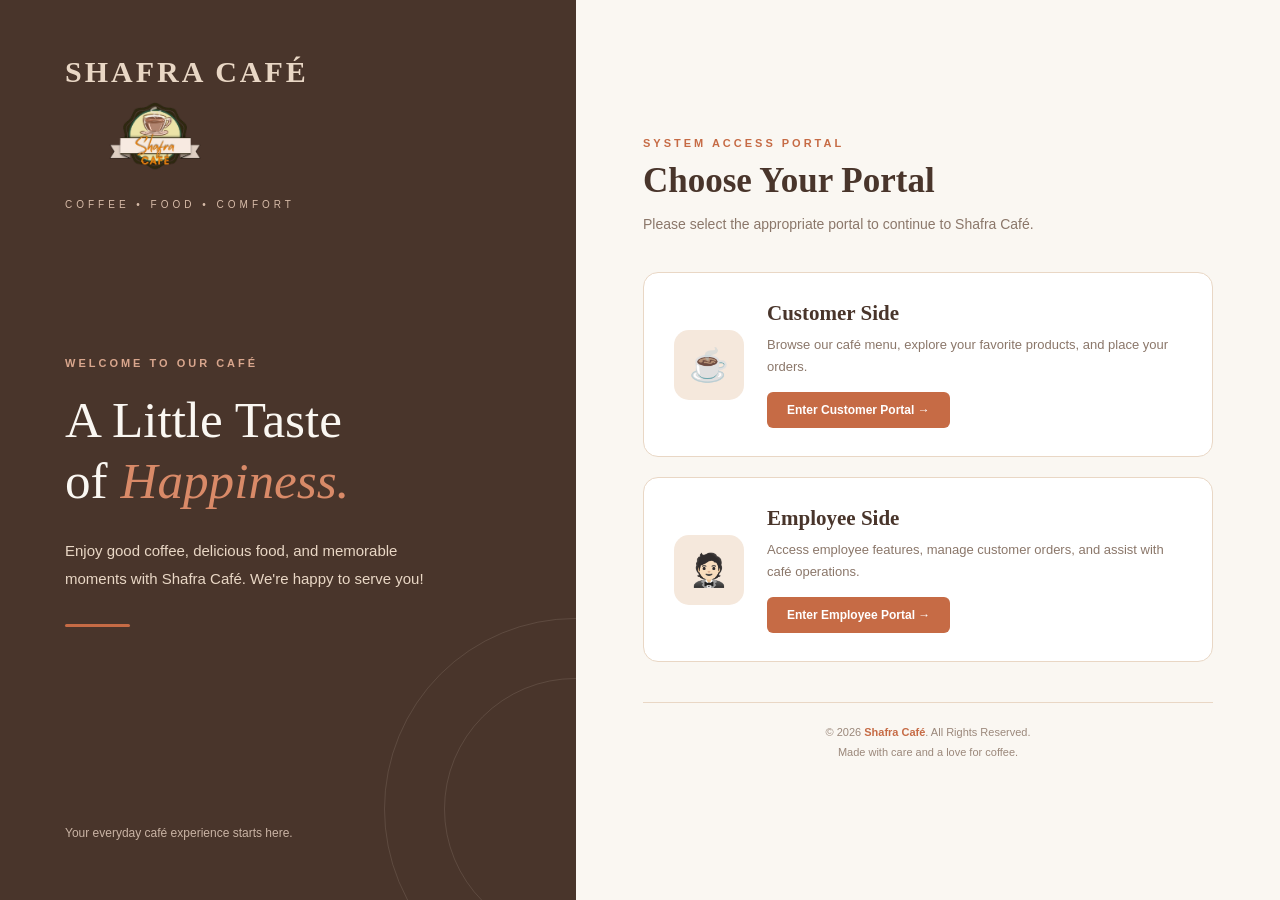
<file: index.html>
<!DOCTYPE html>
<html lang="en">
<head>
    <meta charset="UTF-8">
    <meta name="viewport" content="width=device-width, initial-scale=1.0">

    <title>Shafra Café | System Access Portal</title>
    <style>

        * {
            margin: 0;
            padding: 0;
            box-sizing: border-box;
        }

        body {
            font-family: Arial, sans-serif;
            background: #FAF7F2;
            color: #49352B;
            min-height: 100vh;
        }

    
        .container {
            min-height: 100vh;
            display: grid;
            grid-template-columns: 0.9fr 1.1fr;
        }

  
        .left-section {
            background: #49352B;
            color: #FAF7F2;
            padding: 55px 65px;
            display: flex;
            flex-direction: column;
            justify-content: space-between;
            position: relative;
            overflow: hidden;
        }

    
        .left-section::before {
            content: "";
            position: absolute;
            width: 380px;
            height: 380px;
            border: 1px solid rgba(233, 215, 197, 0.13);
            border-radius: 50%;
            right: -190px;
            bottom: -100px;
        }

        .left-section::after {
            content: "";
            position: absolute;
            width: 260px;
            height: 260px;
            border: 1px solid rgba(233, 215, 197, 0.13);
            border-radius: 50%;
            right: -130px;
            bottom: -40px;
        }


        .logo {
            font-family: Georgia, serif;
            font-size: 30px;
            font-weight: bold;
            letter-spacing: 3px;
            color: #E9D7C5;
            position: relative;
            z-index: 1;
        }

        .logo span {
            display: block;
            font-family: Arial, sans-serif;
            font-size: 10px;
            letter-spacing: 4px;
            font-weight: normal;
            color: #D7BBA8;
            margin-top: 10px;
        }

        .logo {
            position: relative;
            z-index: 1;
        }
        
        .logo img {
            width: 180px;
            height: auto;
            max-height: 100px;
            object-fit: contain;
            display: block;
        }
        
        .logo span {
            display: block;
            font-family: Arial, sans-serif;
            font-size: 10px;
            letter-spacing: 4px;
            font-weight: normal;
            color: #D7BBA8;
            margin-top: 10px;
        }

      
        .intro {
            position: relative;
            z-index: 1;
            margin-top: 10px;
            margin-bottom: 60px;
        }

        .intro-label {
            color: #D9A68D;
            font-size: 11px;
            letter-spacing: 3px;
            text-transform: uppercase;
            margin-bottom: 20px;
            font-weight: bold;
        }

        .intro h1 {
            font-family: Georgia, serif;
            font-size: clamp(38px, 4vw, 55px);
            line-height: 1.2;
            font-weight: normal;
            margin-bottom: 25px;
        }

        .intro h1 span {
            color: #D98A68;
            font-style: italic;
        }

        .intro p {
            color: #E9D7C5;
            font-size: 15px;
            line-height: 1.9;
            max-width: 390px;
        }

        .intro-line {
            width: 65px;
            height: 3px;
            background: #C66B45;
            margin-top: 30px;
            border-radius: 5px;
        }


        .left-footer {
            color: #C9B3A4;
            font-size: 12px;
            position: relative;
            z-index: 1;
            line-height: 1.8;
        }


        .right-section {
            background: #FAF7F2;
            display: flex;
            flex-direction: column;
            justify-content: center;
            align-items: center;
            padding: 55px 50px;
        }

        .access-content {
            width: 100%;
            max-width: 570px;
        }


        .access-heading {
            margin-bottom: 35px;
        }

        .small-title {
            color: #C66B45;
            font-size: 11px;
            letter-spacing: 3px;
            font-weight: bold;
            margin-bottom: 12px;
        }

        .access-heading h2 {
            font-family: Georgia, serif;
            font-size: 35px;
            color: #49352B;
            margin-bottom: 12px;
        }

        .access-heading p {
            color: #8B776A;
            font-size: 14px;
            line-height: 1.7;
        }

        .cards {
            display: flex;
            flex-direction: column;
            gap: 20px;
        }

        .card {
            background: #FFFFFF;
            border: 1px solid #E9D7C5;
            border-radius: 15px;
            padding: 28px 30px;
            display: flex;
            align-items: center;
            gap: 23px;
            transition: all 0.3s ease;
        }

        .card:hover {
            transform: translateX(7px);
            border-color: #C66B45;
            box-shadow: 0 10px 25px rgba(73, 53, 43, 0.10);
        }


        .icon {
            width: 70px;
            height: 70px;
            min-width: 70px;
            background: #F5E8DC;
            border-radius: 15px;
            display: flex;
            justify-content: center;
            align-items: center;
            font-size: 32px;
            transition: 0.3s ease;
        }

        .card:hover .icon {
            background: #E9D7C5;
            transform: scale(1.05);
        }

        .card-info {
            flex: 1;
        }

        .card-info h3 {
            font-family: Georgia, serif;
            font-size: 21px;
            color: #49352B;
            margin-bottom: 8px;
        }

        .card-info p {
            font-size: 13px;
            color: #8B776A;
            line-height: 1.7;
        }


        .btn {
            display: inline-block;
            margin-top: 14px;
            padding: 11px 20px;
            background: #C66B45;
            color: #FFFFFF;
            text-decoration: none;
            font-size: 12px;
            font-weight: bold;
            border-radius: 6px;
            transition: all 0.3s ease;
        }

        .btn:hover {
            background: #49352B;
            transform: translateY(-2px);
            box-shadow: 0 5px 12px rgba(73, 53, 43, 0.15);
        }


        .right-footer {
            margin-top: 40px;
            padding-top: 20px;
            border-top: 1px solid #E9D7C5;
            color: #9B887B;
            font-size: 11px;
            text-align: center;
            line-height: 1.8;
        }

        .right-footer span {
            color: #C66B45;
            font-weight: bold;
        }


        @media (max-width: 900px) {

            .container {
                grid-template-columns: 1fr 1fr;
            }

            .left-section {
                padding: 40px 30px;
            }

            .right-section {
                padding: 40px 25px;
            }

            .intro h1 {
                font-size: 38px;
            }

            .card {
                padding: 23px 20px;
                gap: 15px;
            }

            .icon {
                width: 60px;
                height: 60px;
                min-width: 60px;
                font-size: 27px;
            }
        }


        @media (max-width: 650px) {

            .container {
                grid-template-columns: 1fr;
            }

            .left-section {
                min-height: 390px;
                padding: 35px 28px;
            }

            .logo {
                font-size: 25px;
            }

            .intro {
                margin-top: 55px;
                margin-bottom: 45px;
            }

            .intro h1 {
                font-size: 39px;
            }

            .right-section {
                padding: 45px 22px;
            }

            .access-heading h2 {
                font-size: 29px;
            }

            .card {
                align-items: flex-start;
                padding: 23px 18px;
                gap: 15px;
            }

            .icon {
                width: 55px;
                height: 55px;
                min-width: 55px;
                font-size: 25px;
            }

            .card-info h3 {
                font-size: 19px;
            }

            .card-info p {
                font-size: 12px;
            }

            .btn {
                font-size: 11px;
                padding: 10px 15px;
            }

            .right-footer {
                margin-top: 30px;
            }
        }

 
        @media (max-width: 380px) {

            .card {
                flex-direction: column;
            }

            .intro h1 {
                font-size: 33px;
            }

            .left-section {
                padding: 30px 22px;
            }
        }

    </style>
</head>

<body>

    <main class="container">

        <section class="left-section">

    
            <header class="logo">
                SHAFRA CAFÉ
                <img src="./shafralogo.png" alt="Shafra Café Logo">
                <span>COFFEE • FOOD • COMFORT</span>
            </header>

  
            <div class="intro">
                <div class="intro-label">
                    Welcome to our café
                </div>

                <h1>
                    A Little Taste<br>
                    of <span>Happiness.</span>
                </h1>

                <p>
                    Enjoy good coffee, delicious food, and
                    memorable moments with Shafra Café.
                    We're happy to serve you!
                </p>

                <div class="intro-line"></div>

            </div>

      
            <footer class="left-footer">
                Your everyday café experience starts here.
            </footer>

        </section>


  
        <section class="right-section">

            <div class="access-content">

    
                <div class="access-heading">

                    <div class="small-title">
                        SYSTEM ACCESS PORTAL
                    </div>

                    <h2>Choose Your Portal</h2>

                    <p>
                        Please select the appropriate portal
                        to continue to Shafra Café.
                    </p>

                </div>


        
                <div class="cards">

                    <div class="card">

                        <div class="icon">
                            ☕
                        </div>

                        <div class="card-info">

                            <h3>Customer Side</h3>

                            <p>
                                Browse our café menu, explore
                                your favorite products, and
                                place your orders.
                            </p>

                            <a href="./CUSTOMER/" class="btn">
                                Enter Customer Portal →
                            </a>

                        </div>

                    </div>



                    <div class="card">

                        <div class="icon">
                            🤵🏻
                        </div>

                        <div class="card-info">

                            <h3>Employee Side</h3>

                            <p>
                                Access employee features,
                                manage customer orders, and
                                assist with café operations.
                            </p>

                            <a href="./EMPLOYEE/" class="btn">
                                Enter Employee Portal →
                            </a>

                        </div>

                    </div>

                </div>


   
                <footer class="right-footer">

                    <p>
                        © 2026 <span>Shafra Café</span>.
                        All Rights Reserved.
                    </p>

                    <p>
                        Made with care and a love for coffee.
                    </p>

                </footer>

            </div>

        </section>

    </main>

</body>
</html>
</file>
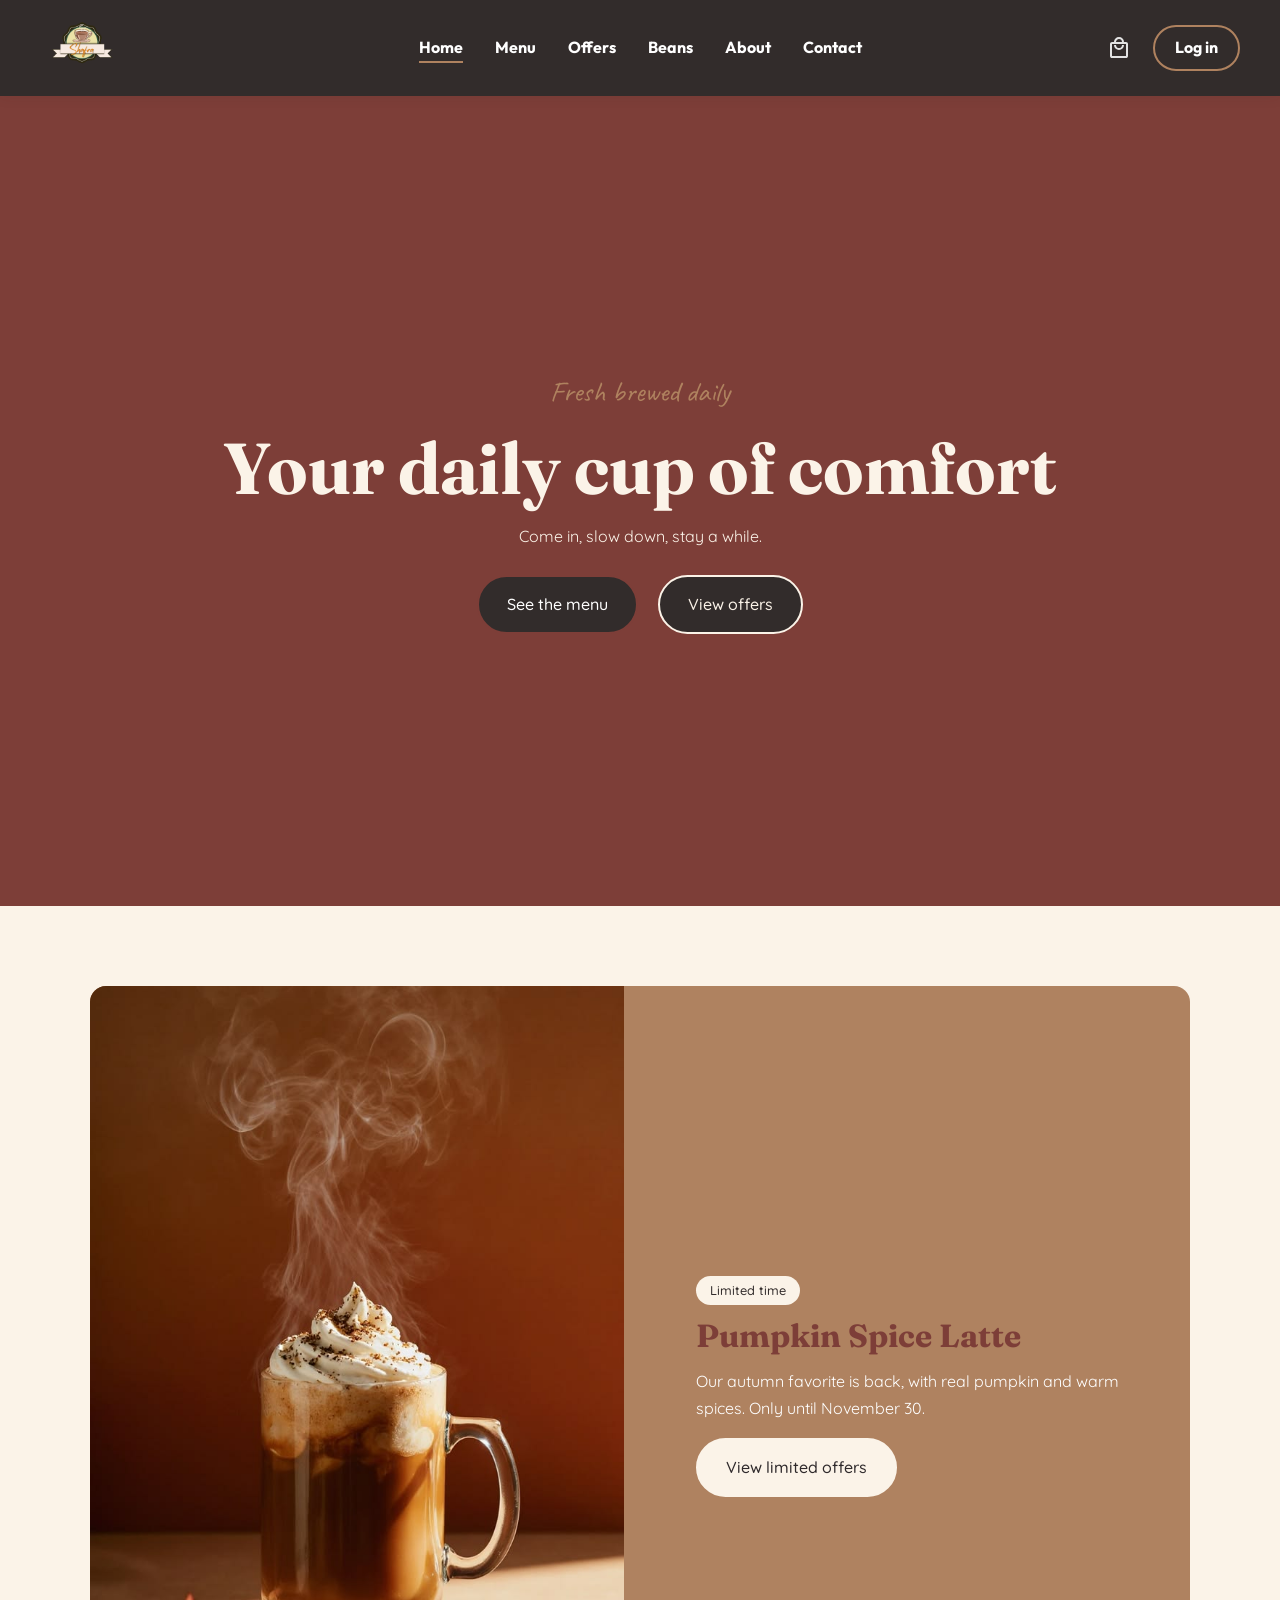
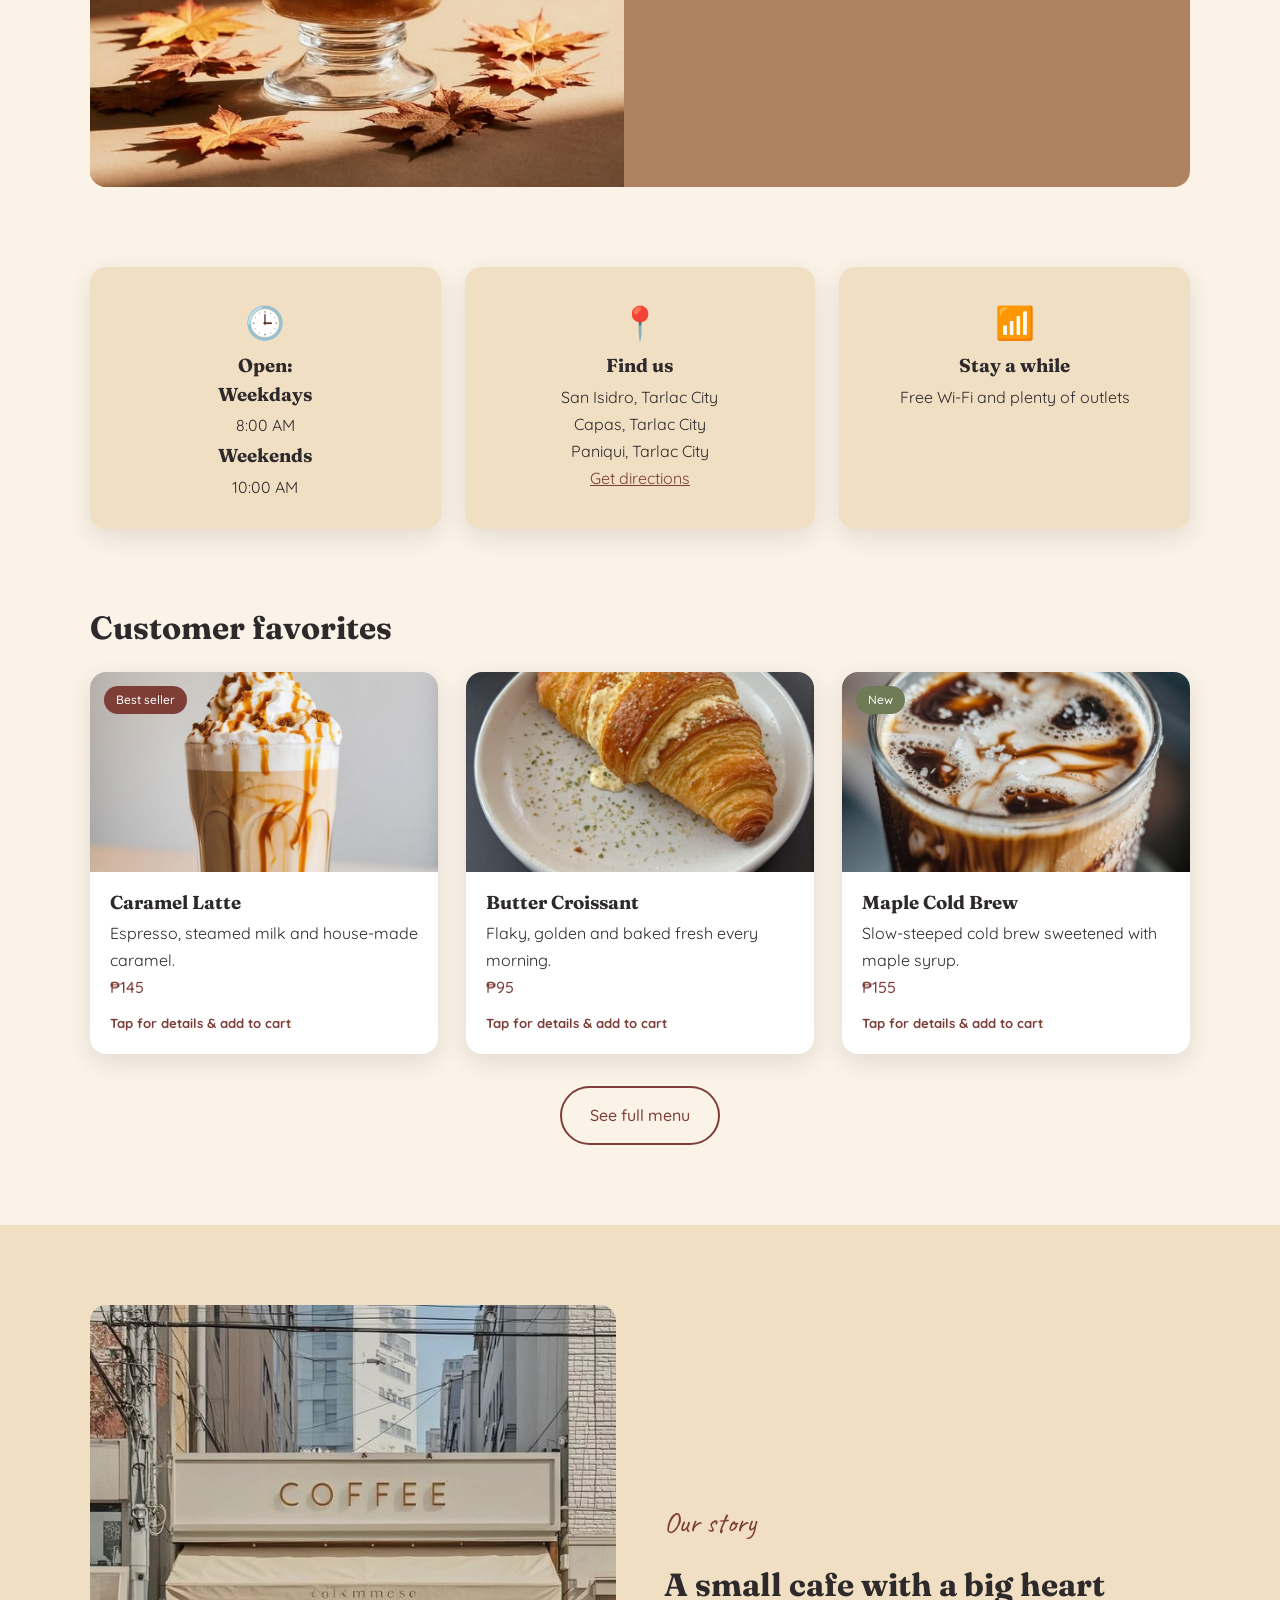
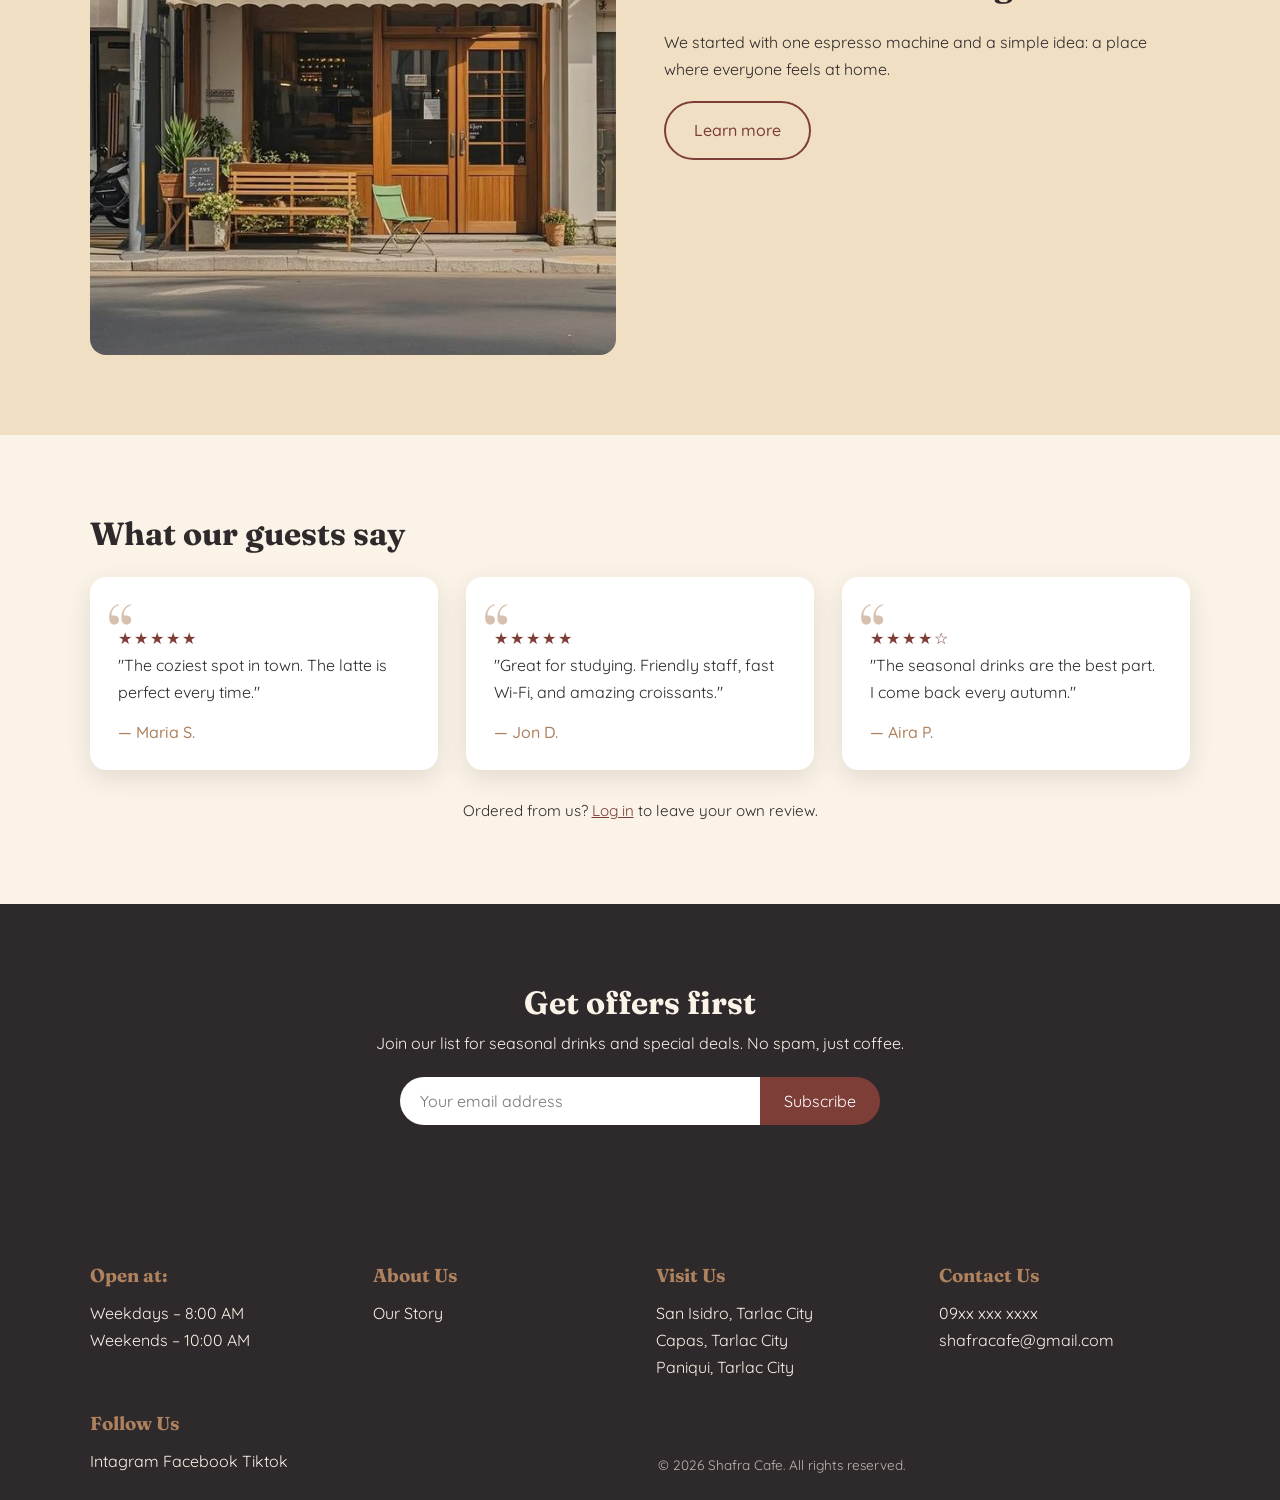
<file: CUSTOMER/index.html>
<!DOCTYPE html>
<html lang="en">

<head>
  <meta charset="UTF-8">
  <meta name="viewport" content="width=device-width, initial-scale=1.0">
  <title>Shafra Cafe | Home</title>
  <meta name="description" content="A cozy neighborhood cafe serving fresh coffee and pastries daily.">

  <!-- Google Fonts -->
  <link rel="preconnect" href="https://fonts.googleapis.com">
  <link rel="preconnect" href="https://fonts.gstatic.com" crossorigin>
  <link
    href="https://fonts.googleapis.com/css2?family=Caveat:wght@400..700&family=Fraunces:ital,opsz,wght@0,9..144,100..900;1,9..144,100..900&family=Outfit:wght@900&family=Quicksand:wght@300..700&display=swap"
    rel="stylesheet">

  <link rel="stylesheet" href="css/style.css">
  <script src="../SHARED/catalog.js" defer></script>
  <script src="js/store.js" defer></script>
  <script src="js/script.js" defer></script>
  <script src="js/menu-data.js" defer></script>
  <script src="js/item-modal.js" defer></script>
  <script src="js/reviews.js" defer></script>
</head>

<body>

  <!-- NAVIGATION -->
  <nav>
    <a href="index.html" class="logo" aria-label="Shafra Cafe home"><img src="images/Shafra-Logo.png" alt="Shafra Cafe logo"></a>
    <ul>
      <li><a href="index.html" class="active">Home</a></li>
      <li><a href="menu.html">Menu</a></li>
      <li><a href="offers.html">Offers</a></li>
      <li><a href="beans.html">Beans <span id="beansCount" class="cart-count" hidden>0</span></a></li>
      <li><a href="about.html">About</a></li>
      <li><a href="contact.html">Contact</a></li>
    </ul>
    <div class="nav-right">
      <a href="cart.html" class="cart-link" aria-label="Cart"><img src="images/icons/cart.svg" alt=""><span id="cartCount" class="cart-count" hidden>0</span></a>
      <a href="account.html" id="accountLink" class="nav-login">Log in</a>
    </div>
  </nav>

  <main>

    <!-- 1. HERO: welcome message -->
    <header class="hero">
      <div>
        <p class="tagline">Fresh brewed daily</p>
        <h1>Your daily cup of comfort</h1>
        <p>Come in, slow down, stay a while.</p>
        <a href="menu.html" class="btn">See the menu</a>
        <a href="offers.html" class="btn btn-outline">View offers</a>
      </div>
    </header>

    <!-- 2. LIMITED OFFER BANNER -->
    <section>
      <div class="container">
        <div class="offer-banner">
          <img src="images/Autumn Drink.jfif" alt="Pumpkin spice latte topped with cinnamon">
          <div class="text">
            <span class="badge">Limited time</span>
            <h2>Pumpkin Spice Latte</h2>
            <p>Our autumn favorite is back, with real pumpkin and warm spices. Only until November 30.</p>
            <a href="offers.html" class="btn">View limited offers</a>
          </div>
        </div>
      </div>
    </section>

    <!-- 3. QUICK INFO -->
    <section style="padding-top:0;">
      <div class="container info-grid">
        <div class="info-card">
          <div class="icon">&#128338;</div>
          <h3>Open:</h3>
          <div>
            <h3>Weekdays</h3>
            <p>8:00 AM</p>
            <h3>Weekends</h3>
            <p>10:00 AM</p>
          </div>
        </div>
        <div class="info-card">
          <div class="icon">&#128205;</div>
          <h3>Find us</h3>
          <p>
            San Isidro, Tarlac City<br>
            Capas, Tarlac City<br>
            Paniqui, Tarlac City
          </p>
          <a href="contact.html">Get directions</a>
        </div>
        <div class="info-card">
          <div class="icon">&#128246;</div>
          <h3>Stay a while</h3>
          <p>Free Wi-Fi and plenty of outlets</p>
        </div>
      </div>
    </section>

    <!-- 4. SIGNATURE ITEMS -->
    <section style="padding-top:0;">
      <div class="container">
        <h2>Customer favorites</h2>
        <div class="cards">

          <article class="card" data-id="caramel-latte" tabindex="0" role="button" aria-label="View details for Caramel Latte">
            <span class="ribbon">Best seller</span>
            <div class="img-wrap"><img src="images/caramel latte.jpg" alt="Caramel latte"></div>
            <div class="body">
              <h3>Caramel Latte</h3>
              <p>Espresso, steamed milk and house-made caramel.</p>
              <p class="price">&#8369;145</p>
              <span class="view-hint">Tap for details &amp; add to cart</span>
            </div>
          </article>

          <article class="card" data-id="butter-croissant" tabindex="0" role="button" aria-label="View details for Butter Croissant">
            <div class="img-wrap"><img src="images/butter croissant.jpg" alt="Butter croissant"></div>
            <div class="body">
              <h3>Butter Croissant</h3>
              <p>Flaky, golden and baked fresh every morning.</p>
              <p class="price">&#8369;95</p>
              <span class="view-hint">Tap for details &amp; add to cart</span>
            </div>
          </article>

          <article class="card" data-id="maple-cold-brew" tabindex="0" role="button" aria-label="View details for Maple Cold Brew">
            <span class="ribbon new">New</span>
            <div class="img-wrap"><img src="images/maple cold brew.jpg" alt="Maple cold brew"></div>
            <div class="body">
              <h3>Maple Cold Brew</h3>
              <p>Slow-steeped cold brew sweetened with maple syrup.</p>
              <p class="price">&#8369;155</p>
              <span class="view-hint">Tap for details &amp; add to cart</span>
            </div>
          </article>

        </div>
        <p style="text-align:center; margin-top:32px;"><a href="menu.html" class="btn btn-outline">See full menu</a></p>
      </div>
    </section>

    <!-- 5. OUR STORY TEASER -->
    <section class="story">
      <div class="container">
        <img src="images/cafe.jpg" alt="Inside the cafe, with wooden tables and warm lighting">
        <div>
          <p class="tagline">Our story</p>
          <h2>A small cafe with a big heart</h2>
          <p>We started with one espresso machine and a simple idea: a place where everyone feels at home.</p>
          <a href="about.html" class="btn btn-outline">Learn more</a>
        </div>
      </div>
    </section>

    <!-- 6. REVIEWS -->
    <section>
      <div class="container">
        <h2>What our guests say</h2>
        <div class="cards" id="reviewCards">
          <blockquote class="review">
            <p class="stars">&#9733;&#9733;&#9733;&#9733;&#9733;</p>
            <p>"The coziest spot in town. The latte is perfect every time."</p>
            <p class="name">&mdash; Maria S.</p>
          </blockquote>
          <blockquote class="review">
            <p class="stars">&#9733;&#9733;&#9733;&#9733;&#9733;</p>
            <p>"Great for studying. Friendly staff, fast Wi-Fi, and amazing croissants."</p>
            <p class="name">&mdash; Jon D.</p>
          </blockquote>
          <blockquote class="review">
            <p class="stars">&#9733;&#9733;&#9733;&#9733;&#9734;</p>
            <p>"The seasonal drinks are the best part. I come back every autumn."</p>
            <p class="name">&mdash; Aira P.</p>
          </blockquote>
        </div>
        <p class="reviews-cta">Ordered from us? <a href="account.html">Log in</a> to leave your own review.</p>
      </div>
    </section>

    <!-- NEWSLETTER -->
    <section class="newsletter">
      <div class="container">
        <h2>Get offers first</h2>
        <p>Join our list for seasonal drinks and special deals. No spam, just coffee.</p>
        <form data-message="Thank you for subscribing!">
          <input type="email" placeholder="Your email address" aria-label="Email address" required>
          <button type="submit">Subscribe</button>
        </form>
        <p class="form-message" hidden></p>
      </div>
    </section>


    <!-- ITEM DETAILS POP-UP: filled in by js/item-modal.js -->
    <dialog class="item-dialog" id="itemDialog" aria-labelledby="dlgName">
      <button type="button" class="dialog-close" id="dlgClose" aria-label="Close">&times;</button>
      <div class="dialog-img"><img id="dlgImg" src="[data-uri]" alt=""></div>
      <div class="dialog-body">
        <p class="until" id="dlgBadge" hidden></p>
        <h2 id="dlgName"></h2>
        <p><span class="old-price" id="dlgOld" hidden></span><span class="price" id="dlgPrice"></span></p>
        <p class="beans-line"><span class="bean-icon" aria-hidden="true"></span><span id="dlgBeans"></span></p>
        <p id="dlgLong"></p>

        <h3>Ingredients</h3>
        <p id="dlgIngredients"></p>
        <p class="allergens" id="dlgAllergens"></p>

        <div id="dlgSizesWrap">
          <h3>Choose a size</h3>
          <div class="chips" id="dlgSizes"></div>
        </div>

        <div id="dlgAddonsWrap">
          <h3>Add-ons</h3>
          <div class="addon-list" id="dlgAddons"></div>
        </div>

        <div id="dlgNoteWrap">
          <h3>Special requests</h3>
          <textarea class="note" id="dlgNote" maxlength="140" aria-label="Special requests"></textarea>
        </div>

        <div class="dialog-footer">
          <div class="qty" id="dlgQtyBox">
            <button type="button" id="dlgMinus" aria-label="Decrease quantity">&minus;</button>
            <span id="dlgQty">1</span>
            <button type="button" id="dlgPlus" aria-label="Increase quantity">+</button>
          </div>
          <button type="button" class="btn" id="dlgAdd">Add to cart</button>
        </div>
      </div>
    </dialog>

  </main>

  <!-- FOOTER -->
  <footer>
    <div class="footer-grid">
      <div>
        <h3>Open at:</h3>
        <p>
          Weekdays &ndash; 8:00 AM<br>
          Weekends &ndash; 10:00 AM
        </p>
      </div>

      <div>
        <h3>About Us</h3>
        <a href="AboutUs.html">Our Story</a>
      </div>

      <div>
        <h3>Visit Us</h3>
        <p>
          San Isidro, Tarlac City<br>
          Capas, Tarlac City<br>
          Paniqui, Tarlac City
        </p>
      </div>

      <div>
        <h3>Contact Us</h3>
        <a href="09xx xxx xxxx">09xx xxx xxxx</a>
        <a href="shafra@gmail.com">shafracafe@gmail.com</a>

      </div>

      <div>
        <h3>Follow Us</h3>
        <a href="">Intagram</a>
        <a href="">Facebook</a>
        <a href="">Tiktok</a>
      </div>

      <p>
      <p class="copyright">&copy; 2026 Shafra Cafe. All rights reserved.</p>
      </p>
  </footer>

</body>
</html>
</file>
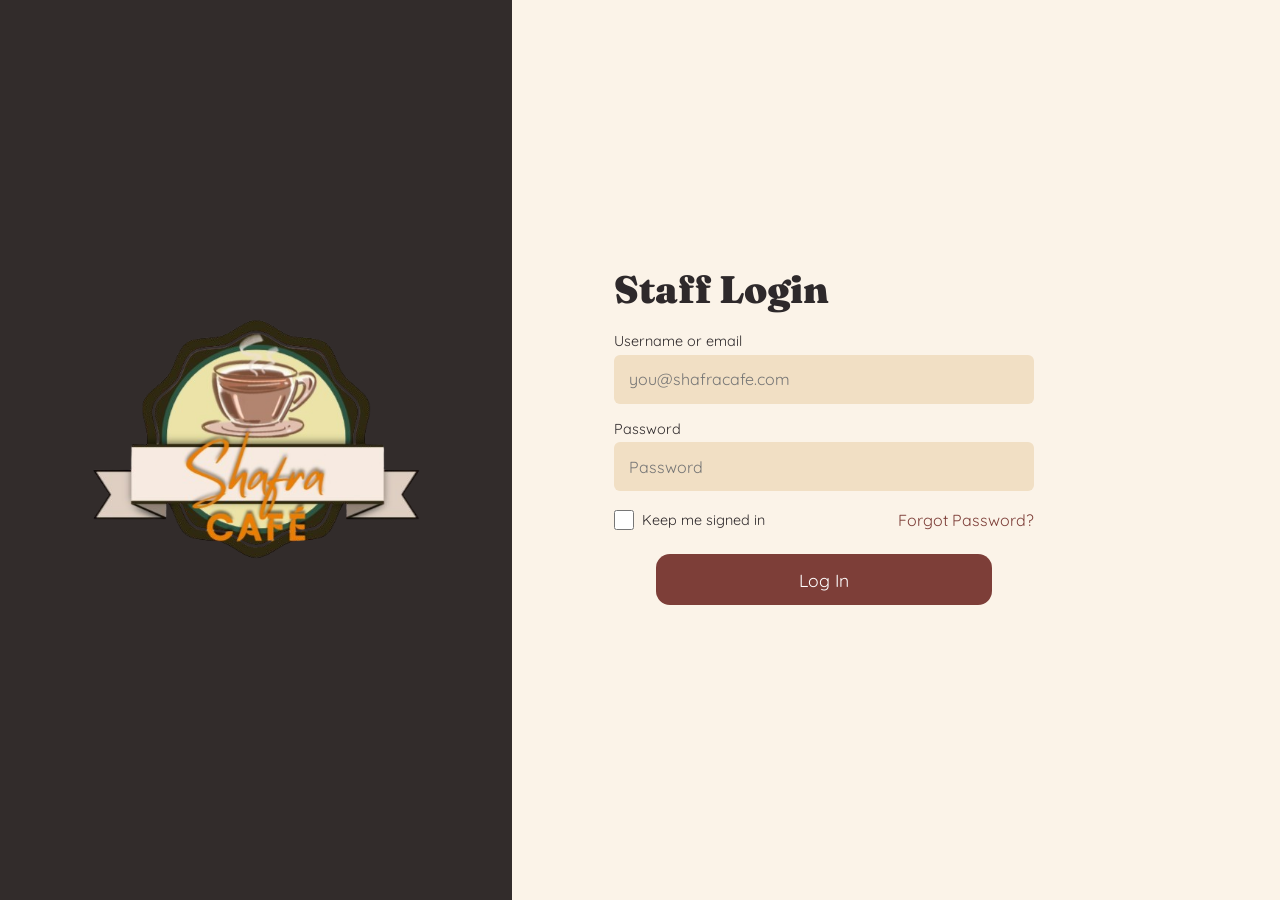
<file: EMPLOYEE/index.html>
<!DOCTYPE html>
<html lang="en">
    <head>
        <meta charset="UTF-8" />
        <meta name="viewport" content="width=device-width,initial-scale=1" />
        <title>Shafra Cafe | Staff Login</title>        <link rel="preconnect" href="https://fonts.googleapis.com">
        <link rel="preconnect" href="https://fonts.gstatic.com" crossorigin>
        <link href="https://fonts.googleapis.com/css2?family=Caveat:wght@400..700&family=Fraunces:ital,opsz,wght@0,9..144,100..900;1,9..144,100..900&family=Outfit:wght@900&family=Quicksand:wght@300..700&display=swap" rel="stylesheet">

        <link rel="stylesheet" href="style.css" />
    </head>
    <body class="login" data-page="login">
        <div class="brand"><img src="images/shafralogo.png" alt="Shafra Cafe" /></div>
        <div class="panel">
            <form id="loginForm">
                <h1>Staff Login</h1>
                <label for="user">Username or email</label>
                <input type="text" id="user" placeholder="you@shafracafe.com" autocomplete="username" />
                <label for="pass">Password</label>
                <input type="password" id="pass" placeholder="Password" autocomplete="current-password" />
                <div class="row">
                    <label>
                        <input type="checkbox" id="keep" />
                        Keep me signed in
                    </label>
                    <button type="button" class="link" id="forgot">Forgot Password?</button>
                </div>
                <button type="submit" class="btn-login">Log In</button>
                <p class="error" id="err"></p>
            </form>
        </div>
        <script src="script.js"></script>
    </body>
</html>
</file>
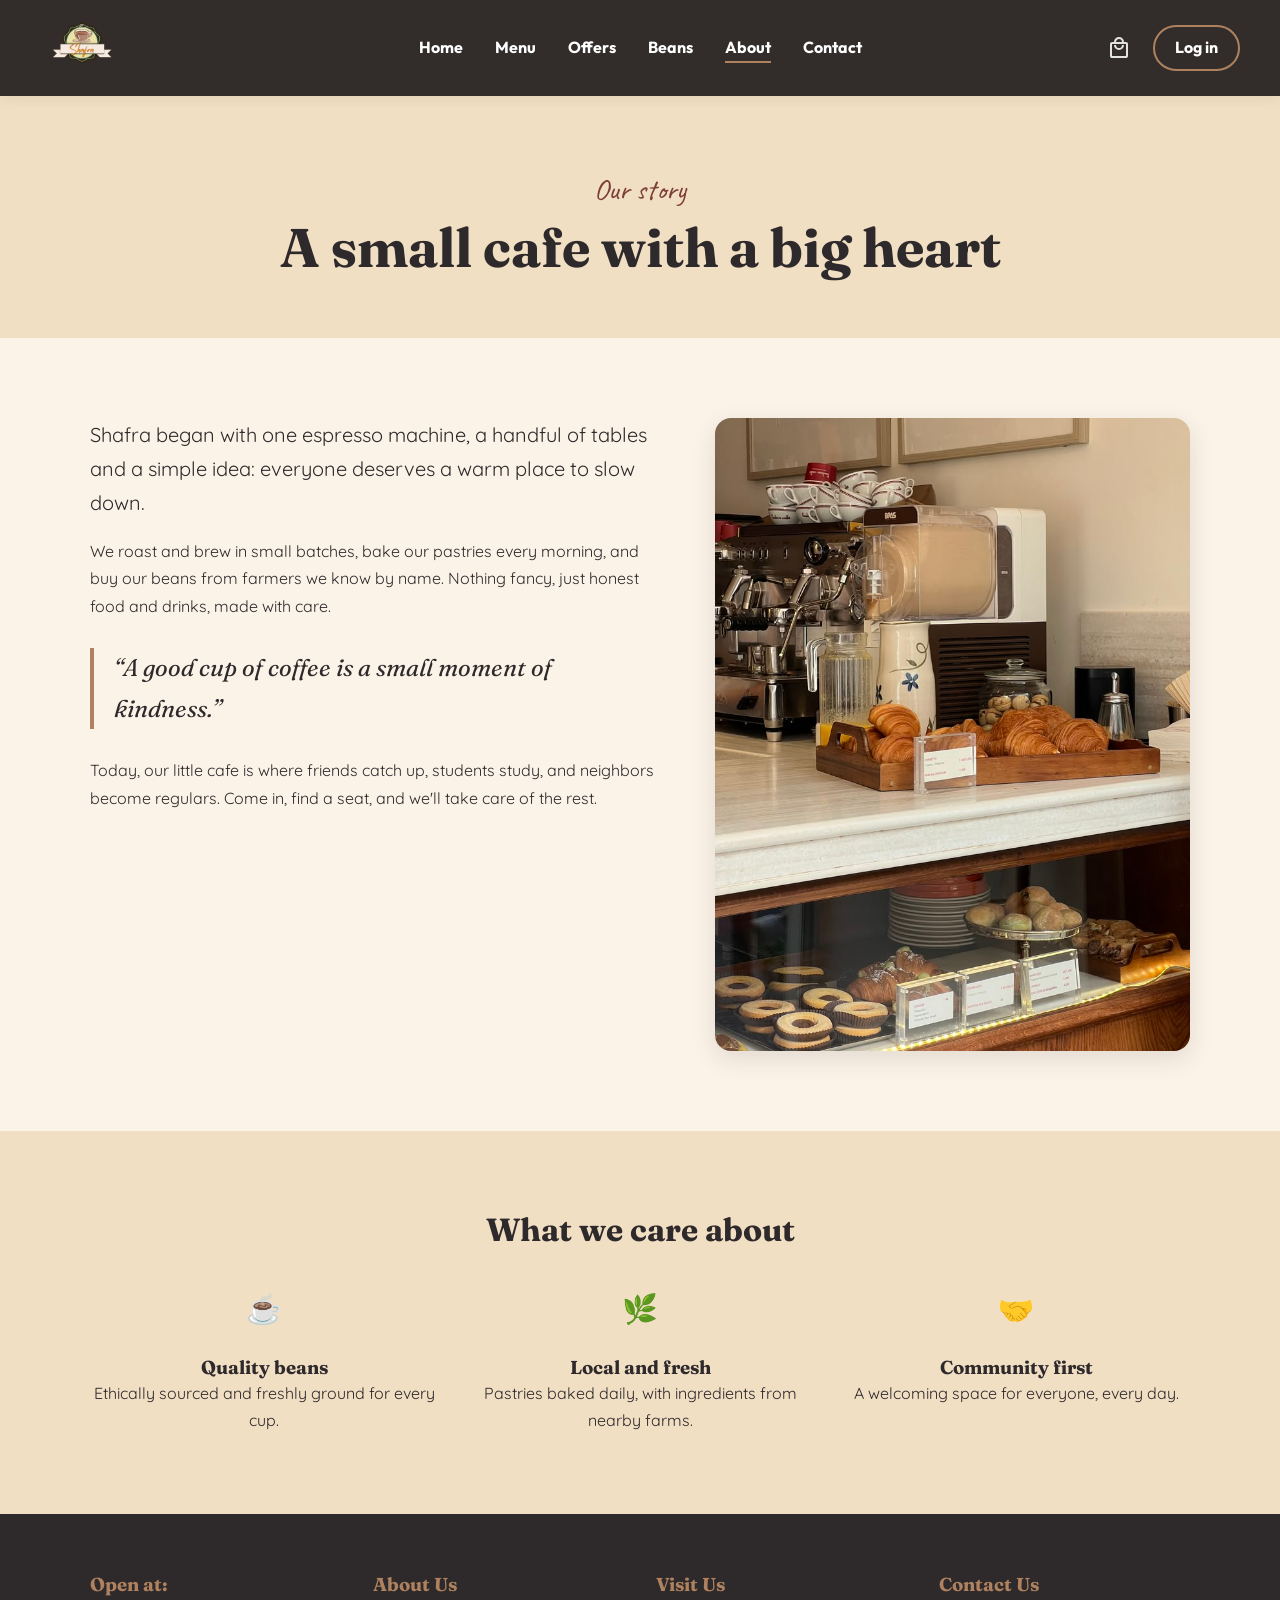
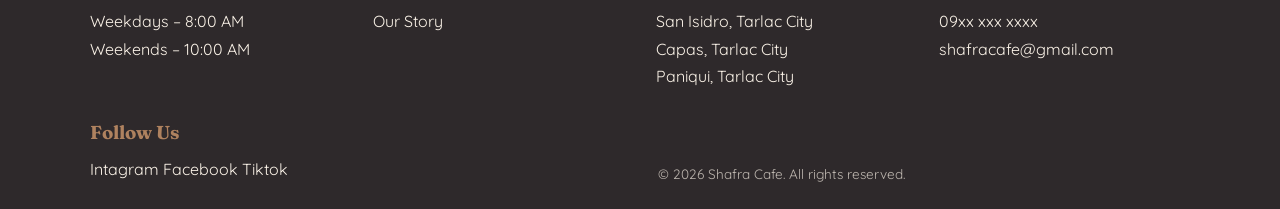
<file: CUSTOMER/about.html>
<!DOCTYPE html>
<html lang="en">

<head>
  <meta charset="UTF-8">
  <meta name="viewport" content="width=device-width, initial-scale=1.0">
  <title>About | Shafra Cafe</title>
  <meta name="description" content="The story, values and team behind Shafra Cafe.">

  <!-- Google Fonts -->
  <link rel="preconnect" href="https://fonts.googleapis.com">
  <link rel="preconnect" href="https://fonts.gstatic.com" crossorigin>
  <link
    href="https://fonts.googleapis.com/css2?family=Caveat:wght@400..700&family=Fraunces:ital,opsz,wght@0,9..144,100..900;1,9..144,100..900&family=Outfit:wght@900&family=Quicksand:wght@300..700&display=swap"
    rel="stylesheet">

  <link rel="stylesheet" href="css/style.css">
  <script src="js/store.js" defer></script>
  <script src="js/script.js" defer></script>
</head>

<body>

  <!-- NAVIGATION -->
  <nav>
    <a href="index.html" class="logo" aria-label="Shafra Cafe home"><img src="images/Shafra-Logo.png" alt="Shafra Cafe logo"></a>
    <ul>
      <li><a href="index.html">Home</a></li>
      <li><a href="menu.html">Menu</a></li>
      <li><a href="offers.html">Offers</a></li>
      <li><a href="beans.html">Beans <span id="beansCount" class="cart-count" hidden>0</span></a></li>
      <li><a href="about.html" class="active">About</a></li>
      <li><a href="contact.html">Contact</a></li>
    </ul>
    <div class="nav-right">
      <a href="cart.html" class="cart-link" aria-label="Cart"><img src="images/icons/cart.svg" alt=""><span id="cartCount" class="cart-count" hidden>0</span></a>
      <a href="account.html" id="accountLink" class="nav-login">Log in</a>
    </div>
  </nav>

  <main>

    <section class="page-title">
      <p class="tagline">Our story</p>
      <h1>A small cafe with a big heart</h1>
    </section>

    <!-- 1. STORY -->
    <section>
      <div class="container about-grid">
        <div class="about-text">
          <p class="lead">Shafra began with one espresso machine, a handful of tables and a simple idea:
            everyone deserves a warm place to slow down.</p>
          <p>We roast and brew in small batches, bake our pastries every morning, and buy our beans from farmers we know
            by name. Nothing fancy, just honest food and drinks, made with care.</p>
          <blockquote class="pull-quote">&ldquo;A good cup of coffee is a small moment of kindness.&rdquo;</blockquote>
          <p>Today, our little cafe is where friends catch up, students study, and neighbors become regulars. Come in,
            find a seat, and we'll take care of the rest.</p>
        </div>
        <img src="images/cafe-counter.jpg" alt="The cafe counter with fresh pastries and a coffee machine">
      </div>
    </section>

    <!-- 2. VALUES -->
    <section style="background:var(--foam);">
      <div class="container">
        <h2 style="text-align:center;">What we care about</h2>
        <div class="values">
          <div>
            <div class="icon">&#9749;</div>
            <h3>Quality beans</h3>
            <p>Ethically sourced and freshly ground for every cup.</p>
          </div>
          <div>
            <div class="icon">&#127807;</div>
            <h3>Local and fresh</h3>
            <p>Pastries baked daily, with ingredients from nearby farms.</p>
          </div>
          <div>
            <div class="icon">&#129309;</div>
            <h3>Community first</h3>
            <p>A welcoming space for everyone, every day.</p>
          </div>
        </div>
      </div>
    </section>
  </main>

  <!-- FOOTER -->
  <footer>
    <div class="footer-grid">
      <div>
        <h3>Open at:</h3>
        <p>
          Weekdays &ndash; 8:00 AM<br>
          Weekends &ndash; 10:00 AM
        </p>
      </div>

      <div>
        <h3>About Us</h3>
        <a href="about.html">Our Story</a>
      </div>

      <div>
        <h3>Visit Us</h3>
        <p>
          San Isidro, Tarlac City<br>
          Capas, Tarlac City<br>
          Paniqui, Tarlac City
        </p>
      </div>

      <div>
        <h3>Contact Us</h3>
        <a href="09xx xxx xxxx">09xx xxx xxxx</a>
        <a href="shafra@gmail.com">shafracafe@gmail.com</a>

      </div>

      <div>
        <h3>Follow Us</h3>
        <a href="">Intagram</a>
        <a href="">Facebook</a>
        <a href="">Tiktok</a>
      </div>

      <p>
      <p class="copyright">&copy; 2026 Shafra Cafe. All rights reserved.</p>
      </p>
  </footer>

</body>
</html>
</file>
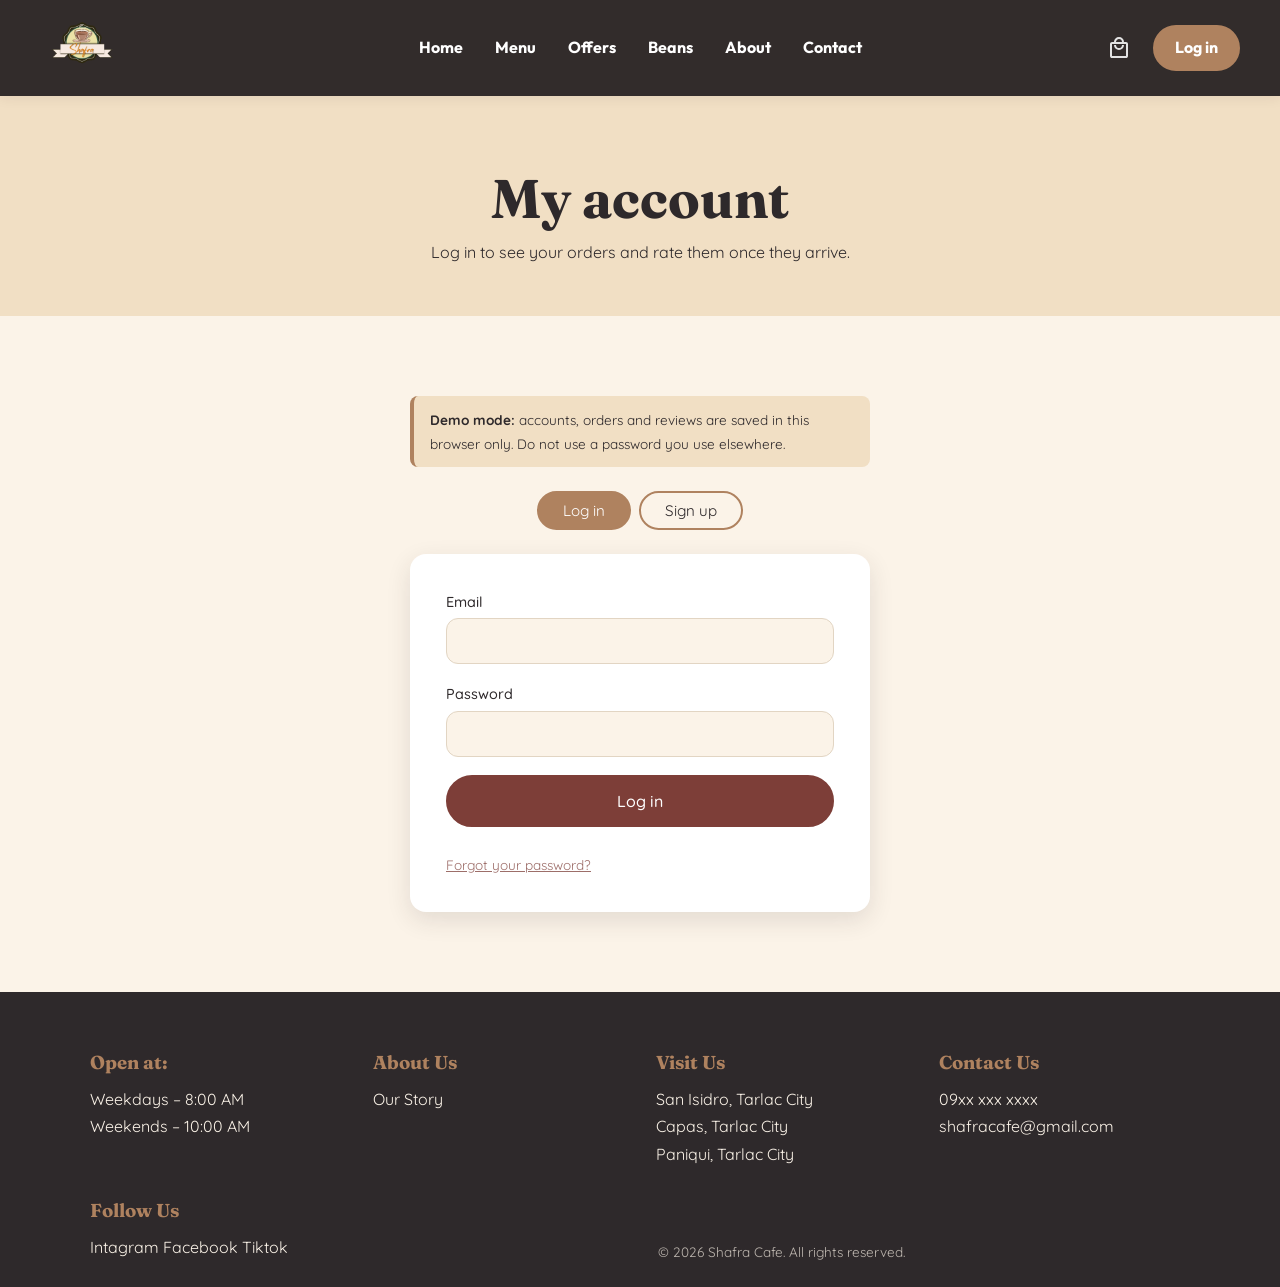
<file: CUSTOMER/account.html>
<!DOCTYPE html>
<html lang="en">

<head>
  <meta charset="UTF-8">
  <meta name="viewport" content="width=device-width, initial-scale=1.0">
  <title>My Account | Shafra Cafe</title>
  <meta name="description" content="Log in, view your orders and leave a review.">

  <!-- Google Fonts -->
  <link rel="preconnect" href="https://fonts.googleapis.com">
  <link rel="preconnect" href="https://fonts.gstatic.com" crossorigin>
  <link
    href="https://fonts.googleapis.com/css2?family=Caveat:wght@400..700&family=Fraunces:ital,opsz,wght@0,9..144,100..900;1,9..144,100..900&family=Outfit:wght@900&family=Quicksand:wght@300..700&display=swap"
    rel="stylesheet">

  <link rel="stylesheet" href="css/style.css">
  <script src="js/store.js" defer></script>
  <script src="js/script.js" defer></script>
  <script src="js/account.js" defer></script>
</head>

<body>

  <!-- NAVIGATION -->
  <nav>
    <a href="index.html" class="logo" aria-label="Shafra Cafe home"><img src="images/Shafra-Logo.png" alt="Shafra Cafe logo"></a>
    <ul>
      <li><a href="index.html">Home</a></li>
      <li><a href="menu.html">Menu</a></li>
      <li><a href="offers.html">Offers</a></li>
      <li><a href="beans.html">Beans <span id="beansCount" class="cart-count" hidden>0</span></a></li>
      <li><a href="about.html">About</a></li>
      <li><a href="contact.html">Contact</a></li>
    </ul>
    <div class="nav-right">
      <a href="cart.html" class="cart-link" aria-label="Cart"><img src="images/icons/cart.svg" alt=""><span id="cartCount" class="cart-count" hidden>0</span></a>
      <a href="account.html" id="accountLink" class="nav-login active">Log in</a>
    </div>
  </nav>

  <main>

    <section class="page-title">
      <h1>My account</h1>
      <p>Log in to see your orders and rate them once they arrive.</p>
    </section>

    <section>
      <div class="container">

        <!-- NOT LOGGED IN -->
        <div id="authView" class="auth-card">
          <p class="demo-note"><strong>Demo mode:</strong> accounts, orders and reviews are saved in this browser only.
            Do not use a password you use elsewhere.</p>

          <div class="auth-tabs">
            <button type="button" id="tabLogin" class="active">Log in</button>
            <button type="button" id="tabSignup">Sign up</button>
          </div>

          <form class="form" id="loginForm">
            <div>
              <label for="loginEmail">Email</label>
              <input type="email" id="loginEmail" autocomplete="email" required>
            </div>
            <div>
              <label for="loginPassword">Password</label>
              <input type="password" id="loginPassword" autocomplete="current-password" required>
            </div>
            <button type="submit" class="btn">Log in</button>
            <p class="form-message error" id="loginMessage" hidden></p>
            <p class="small-note"><button type="button" class="link-btn" id="forgotLink">Forgot your password?</button></p>
          </form>

          <!-- FORGOT PASSWORD, step 1: ask for the email -->
          <form class="form" id="forgotForm" hidden>
            <h2 class="form-title">Reset your password</h2>
            <p class="small-note">Enter the email you signed up with and we will give you a 6-digit code.</p>
            <div>
              <label for="forgotEmail">Email</label>
              <input type="email" id="forgotEmail" autocomplete="email" required>
            </div>
            <button type="submit" class="btn">Get reset code</button>
            <p class="form-message error" id="forgotMessage" hidden></p>
            <p class="small-note"><button type="button" class="link-btn" data-back-login>Back to log in</button></p>
          </form>

          <!-- FORGOT PASSWORD, step 2: code + new password -->
          <form class="form" id="resetForm" hidden>
            <h2 class="form-title">Choose a new password</h2>
            <div class="demo-note" id="resetCodeBox" hidden>
              <strong>Demo mode:</strong> this demo cannot send email, so your code is shown here:
              <span class="reset-code" id="resetCode"></span>
              <br>On a live site this code would arrive in your inbox.
            </div>
            <p class="small-note" id="resetNoAccount" hidden>If an account exists for that email, a code was sent. Check your inbox.</p>
            <div>
              <label for="resetCodeInput">6-digit code</label>
              <input type="text" id="resetCodeInput" inputmode="numeric" pattern="[0-9]{6}" maxlength="6" autocomplete="one-time-code" required>
            </div>
            <div>
              <label for="resetPassword">New password (at least 6 characters)</label>
              <input type="password" id="resetPassword" autocomplete="new-password" minlength="6" required>
            </div>
            <div>
              <label for="resetConfirm">Confirm new password</label>
              <input type="password" id="resetConfirm" autocomplete="new-password" required>
            </div>
            <button type="submit" class="btn">Change password</button>
            <p class="form-message error" id="resetMessage" hidden></p>
            <p class="small-note"><button type="button" class="link-btn" data-back-login>Back to log in</button></p>
          </form>

          <form class="form" id="signupForm" hidden>
            <div>
              <label for="signupName">Your name</label>
              <input type="text" id="signupName" autocomplete="name" required>
            </div>
            <div>
              <label for="signupEmail">Email</label>
              <input type="email" id="signupEmail" autocomplete="email" required>
            </div>
            <div>
              <label for="signupPassword">Password (at least 6 characters)</label>
              <input type="password" id="signupPassword" autocomplete="new-password" minlength="6" required>
            </div>
            <div>
              <label for="signupConfirm">Confirm password</label>
              <input type="password" id="signupConfirm" autocomplete="new-password" required>
            </div>
            <button type="submit" class="btn">Create account</button>
            <p class="form-message error" id="signupMessage" hidden></p>
          </form>
        </div>

        <!-- LOGGED IN -->
        <div id="memberView" hidden>
          <div class="member-bar">
            <div>
              <p class="tagline">Welcome back</p>
              <h2 id="memberName"></h2>
            </div>
            <button type="button" class="btn btn-outline" id="logoutBtn">Log out</button>
          </div>

          <div class="bean-summary" id="beanSummary"></div>
          <div class="unlock-banner" id="unlockBanner" hidden></div>

          <h2>Your orders</h2>
          <div id="orders"></div>
        </div>

      </div>
    </section>

  </main>

  <!-- FOOTER -->
  <footer>
    <div class="footer-grid">
      <div>
        <h3>Open at:</h3>
        <p>
          Weekdays &ndash; 8:00 AM<br>
          Weekends &ndash; 10:00 AM
        </p>
      </div>

      <div>
        <h3>About Us</h3>
        <a href="AboutUs.html">Our Story</a>
      </div>

      <div>
        <h3>Visit Us</h3>
        <p>
          San Isidro, Tarlac City<br>
          Capas, Tarlac City<br>
          Paniqui, Tarlac City
        </p>
      </div>

      <div>
        <h3>Contact Us</h3>
        <a href="09xx xxx xxxx">09xx xxx xxxx</a>
        <a href="shafra@gmail.com">shafracafe@gmail.com</a>

      </div>

      <div>
        <h3>Follow Us</h3>
        <a href="">Intagram</a>
        <a href="">Facebook</a>
        <a href="">Tiktok</a>
      </div>

      <p>
      <p class="copyright">&copy; 2026 Shafra Cafe. All rights reserved.</p>
      </p>
  </footer>

</body>
</html>
</file>
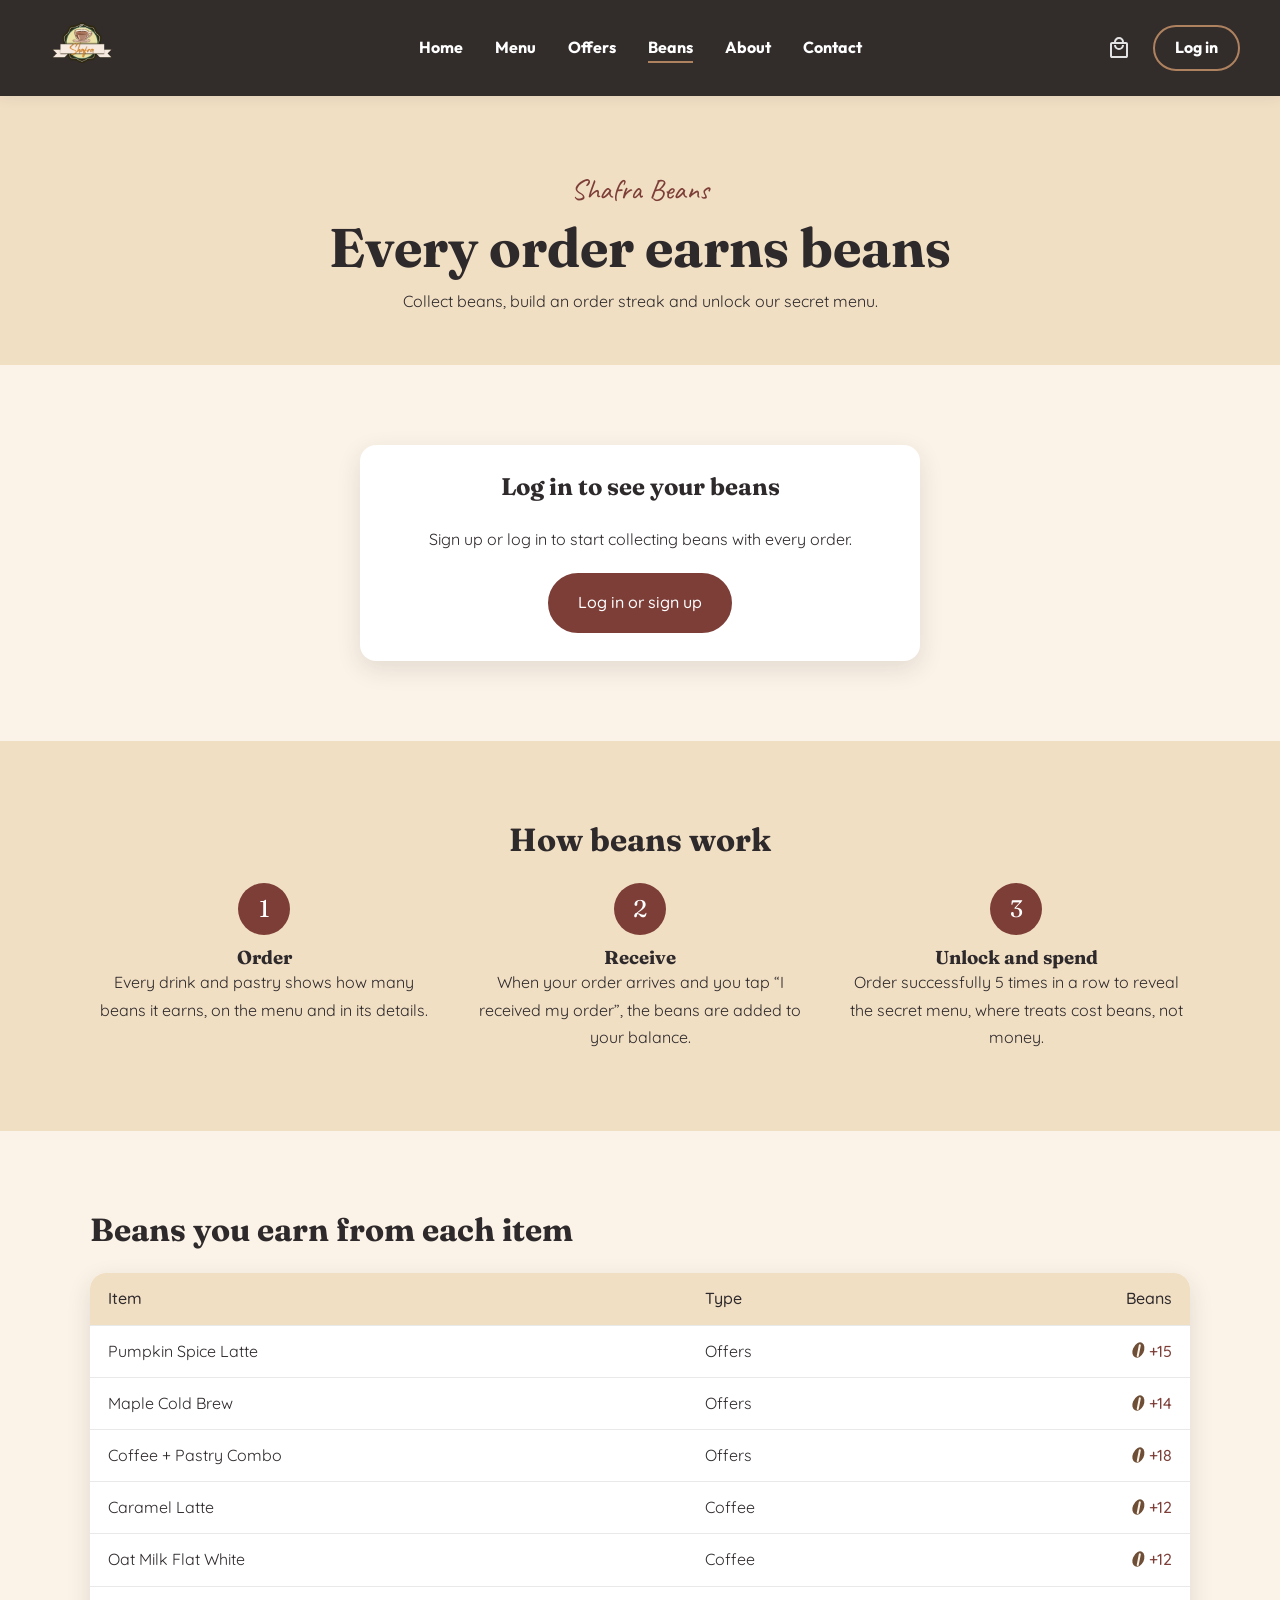
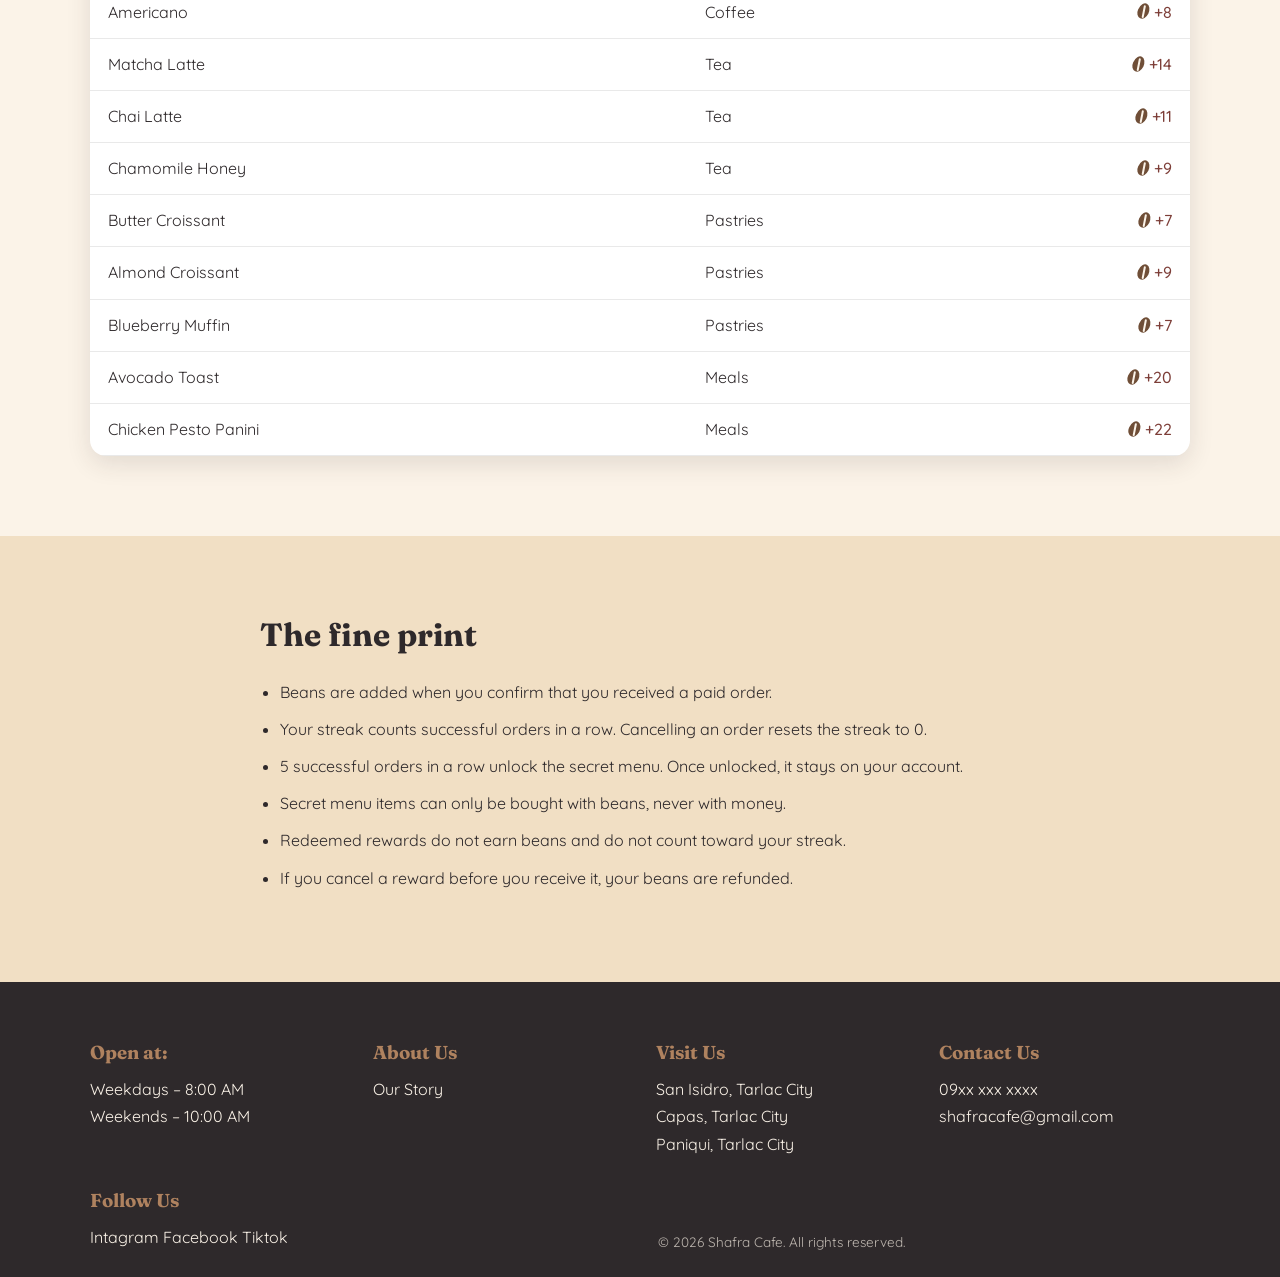
<file: CUSTOMER/beans.html>
<!DOCTYPE html>
<html lang="en">

<head>
  <meta charset="UTF-8">
  <meta name="viewport" content="width=device-width, initial-scale=1.0">
  <title>Beans | Shafra Cafe</title>
  <meta name="description" content="Collect beans with every order and unlock the secret menu at Shafra Cafe.">

  <!-- Google Fonts -->
  <link rel="preconnect" href="https://fonts.googleapis.com">
  <link rel="preconnect" href="https://fonts.gstatic.com" crossorigin>
  <link
    href="https://fonts.googleapis.com/css2?family=Caveat:wght@400..700&family=Fraunces:ital,opsz,wght@0,9..144,100..900;1,9..144,100..900&family=Outfit:wght@900&family=Quicksand:wght@300..700&display=swap"
    rel="stylesheet">

  <link rel="stylesheet" href="css/style.css">
  <script src="../SHARED/catalog.js" defer></script>
  <script src="js/store.js" defer></script>
  <script src="js/script.js" defer></script>
  <script src="js/menu-data.js" defer></script>
  <script src="js/beans.js" defer></script>
</head>

<body>

  <!-- NAVIGATION -->
  <nav>
    <a href="index.html" class="logo" aria-label="Shafra Cafe home"><img src="images/Shafra-Logo.png" alt="Shafra Cafe logo"></a>
    <ul>
      <li><a href="index.html">Home</a></li>
      <li><a href="menu.html">Menu</a></li>
      <li><a href="offers.html">Offers</a></li>
      <li><a href="beans.html" class="active">Beans <span id="beansCount" class="cart-count" hidden>0</span></a></li>
      <li><a href="about.html">About</a></li>
      <li><a href="contact.html">Contact</a></li>
    </ul>
    <div class="nav-right">
      <a href="cart.html" class="cart-link" aria-label="Cart"><img src="images/icons/cart.svg" alt=""><span id="cartCount" class="cart-count" hidden>0</span></a>
      <a href="account.html" id="accountLink" class="nav-login">Log in</a>
    </div>
  </nav>

  <main>

    <section class="page-title">
      <p class="tagline">Shafra Beans</p>
      <h1>Every order earns beans</h1>
      <p>Collect beans, build an order streak and unlock our secret menu.</p>
    </section>

    <section>
      <div class="container">

        <!-- NOT LOGGED IN -->
        <div id="beansLoggedOut" class="bean-card" style="max-width:560px; margin:0 auto; text-align:center;">
          <h2>Log in to see your beans</h2>
          <p style="margin-bottom:20px;">Sign up or log in to start collecting beans with every order.</p>
          <a href="account.html?next=beans.html" class="btn">Log in or sign up</a>
        </div>

        <!-- LOGGED IN -->
        <div id="beansMember" hidden>
          <div class="bean-cards">

            <div class="bean-card">
              <p class="label">Your beans</p>
              <p class="big"><span class="bean-icon large" aria-hidden="true"></span><span id="beanBalance">0</span></p>
              <p class="small-note"><span id="beanEarned">0</span> earned &middot; <span id="beanSpent">0</span> spent
              </p>
            </div>

            <div class="bean-card">
              <p class="label">Order streak</p>
              <p class="big"><span id="streakCount">0</span> / 5</p>
              <div class="streak-dots" id="streakDots" aria-hidden="true"></div>
              <p class="small-note" id="streakText"></p>
            </div>

            <div class="bean-card">
              <p class="label">Secret menu</p>
              <p class="big" id="secretState">Locked</p>
              <p class="small-note" id="secretText"></p>
              <a href="menu.html#secret" class="btn" id="secretLink" style="margin-top:14px;" hidden>Open the secret
                menu</a>
            </div>

          </div>

          <h2 style="margin-top:48px;">Your bean activity</h2>
          <ul class="bean-history" id="beanHistory"></ul>
        </div>

      </div>
    </section>

    <!-- HOW IT WORKS -->
    <section style="background:var(--foam);">
      <div class="container">
        <h2 style="text-align:center;">How beans work</h2>
        <div class="steps">
          <div class="step">
            <div class="num">1</div>
            <h3>Order</h3>
            <p>Every drink and pastry shows how many beans it earns, on the menu and in its details.</p>
          </div>
          <div class="step">
            <div class="num">2</div>
            <h3>Receive</h3>
            <p>When your order arrives and you tap &ldquo;I received my order&rdquo;, the beans are added to your
              balance.</p>
          </div>
          <div class="step">
            <div class="num">3</div>
            <h3>Unlock and spend</h3>
            <p>Order successfully 5 times in a row to reveal the secret menu, where treats cost beans, not money.</p>
          </div>
        </div>
      </div>
    </section>

    <!-- BEANS PER ITEM -->
    <section>
      <div class="container">
        <h2>Beans you earn from each item</h2>
        <table class="bean-table">
          <thead>
            <tr>
              <th>Item</th>
              <th>Type</th>
              <th>Beans</th>
            </tr>
          </thead>
          <tbody id="beanTableBody"></tbody>
        </table>
      </div>
    </section>

    <!-- RULES -->
    <section style="background:var(--foam);">
      <div class="container" style="max-width:760px;">
        <h2>The fine print</h2>
        <ul class="rules">
          <li>Beans are added when you confirm that you received a paid order.</li>
          <li>Your streak counts successful orders in a row. Cancelling an order resets the streak to 0.</li>
          <li>5 successful orders in a row unlock the secret menu. Once unlocked, it stays on your account.</li>
          <li>Secret menu items can only be bought with beans, never with money.</li>
          <li>Redeemed rewards do not earn beans and do not count toward your streak.</li>
          <li>If you cancel a reward before you receive it, your beans are refunded.</li>
        </ul>
      </div>
    </section>

  </main>

  <!-- FOOTER -->
  <footer>
    <div class="footer-grid">
      <div>
        <h3>Open at:</h3>
        <p>
          Weekdays &ndash; 8:00 AM<br>
          Weekends &ndash; 10:00 AM
        </p>
      </div>

      <div>
        <h3>About Us</h3>
        <a href="AboutUs.html">Our Story</a>
      </div>

      <div>
        <h3>Visit Us</h3>
        <p>
          San Isidro, Tarlac City<br>
          Capas, Tarlac City<br>
          Paniqui, Tarlac City
        </p>
      </div>

      <div>
        <h3>Contact Us</h3>
        <a href="09xx xxx xxxx">09xx xxx xxxx</a>
        <a href="shafra@gmail.com">shafracafe@gmail.com</a>

      </div>

      <div>
        <h3>Follow Us</h3>
        <a href="">Intagram</a>
        <a href="">Facebook</a>
        <a href="">Tiktok</a>
      </div>

      <p>
      <p class="copyright">&copy; 2026 Shafra Cafe. All rights reserved.</p>
      </p>
  </footer>

</body>
</html>
</file>
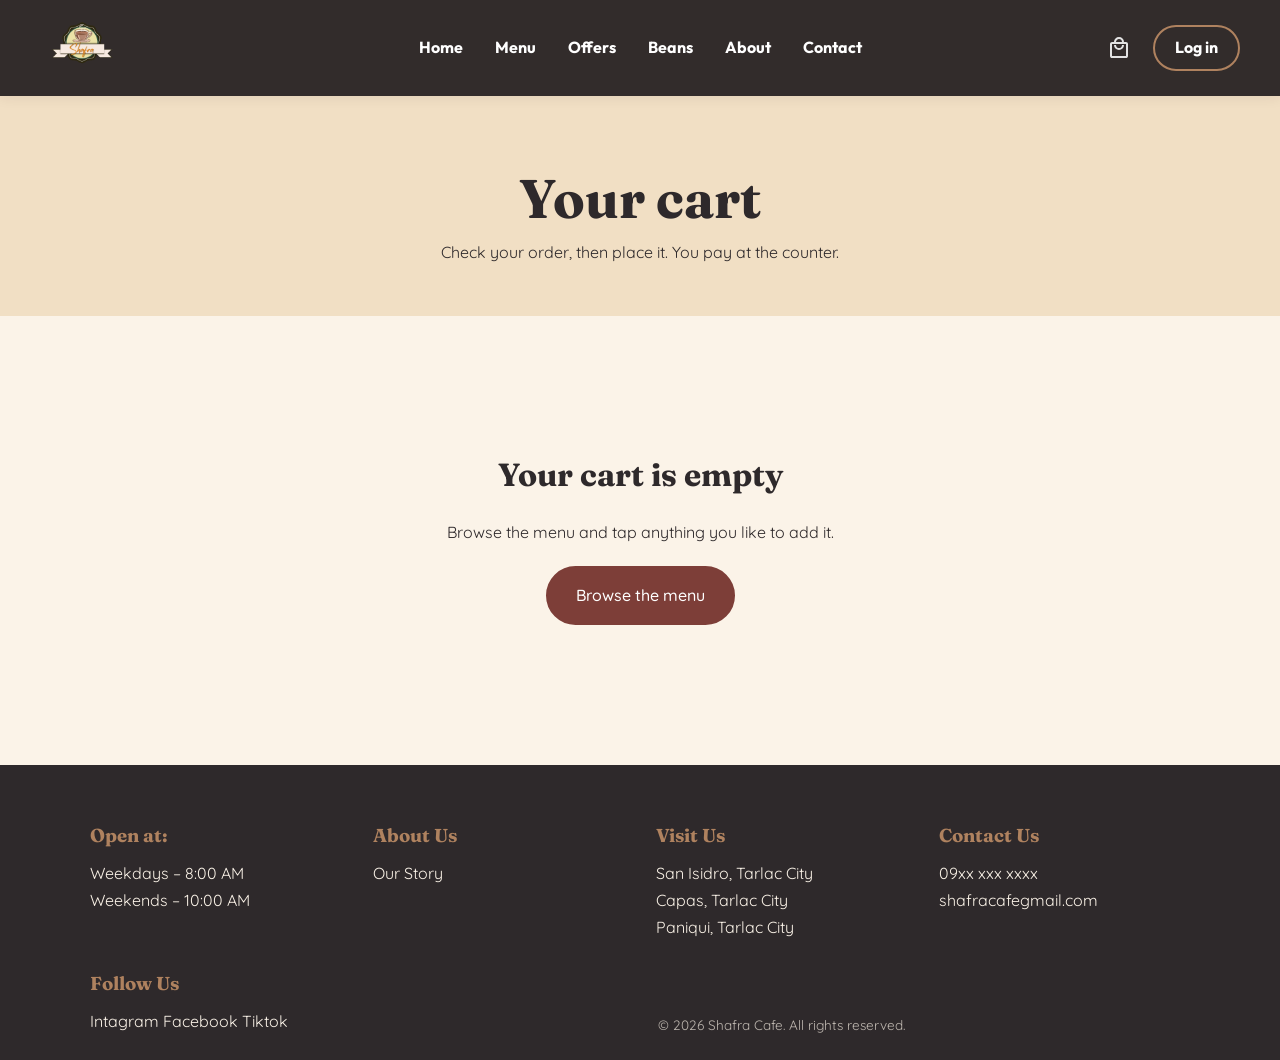
<file: CUSTOMER/cart.html>
<!DOCTYPE html>
<html lang="en">

<head>
  <meta charset="UTF-8">
  <meta name="viewport" content="width=device-width, initial-scale=1.0">
  <title>Your Cart | Shafra Cafe</title>
  <meta name="description" content="Review your order at Shafra Cafe.">

  <!-- Google Fonts -->
  <link rel="preconnect" href="https://fonts.googleapis.com">
  <link rel="preconnect" href="https://fonts.gstatic.com" crossorigin>
  <link
    href="https://fonts.googleapis.com/css2?family=Caveat:wght@400..700&family=Fraunces:ital,opsz,wght@0,9..144,100..900;1,9..144,100..900&family=Outfit:wght@900&family=Quicksand:wght@300..700&display=swap"
    rel="stylesheet">

  <link rel="stylesheet" href="css/style.css">
  <script src="../SHARED/catalog.js" defer></script>
  <script src="js/store.js" defer></script>
  <script src="js/script.js" defer></script>
  <script src="js/menu-data.js" defer></script>
  <script src="js/cart.js" defer></script>
</head>

<body>

  <!-- NAVIGATION -->
  <nav>
    <a href="index.html" class="logo" aria-label="Shafra Cafe home"><img src="images/Shafra-Logo.png" alt="Shafra Cafe logo"></a>
    <ul>
      <li><a href="index.html">Home</a></li>
      <li><a href="menu.html">Menu</a></li>
      <li><a href="offers.html">Offers</a></li>
      <li><a href="beans.html">Beans <span id="beansCount" class="cart-count" hidden>0</span></a></li>
      <li><a href="about.html">About</a></li>
      <li><a href="contact.html">Contact</a></li>
    </ul>
    <div class="nav-right">
      <a href="cart.html" class="cart-link active" aria-label="Cart"><img src="images/icons/cart.svg" alt=""><span id="cartCount" class="cart-count" hidden>0</span></a>
      
      <a href="account.html" id="accountLink" class="nav-login">Log in</a>
    </div>
  </nav>

  <main>

    <section class="page-title">
      <h1>Your cart</h1>
      <p>Check your order, then place it. You pay at the counter.</p>
    </section>

    <section>
      <div class="container">

        <div id="cartEmpty" class="empty-state" hidden>
          <h2>Your cart is empty</h2>
          <p>Browse the menu and tap anything you like to add it.</p>
          <a href="menu.html" class="btn">Browse the menu</a>
        </div>

        <div id="cartFull" class="cart-layout">
          <div id="cartItems"></div>

          <aside class="cart-summary">
            <h2>Order summary</h2>
            <div class="summary-row"><span>Subtotal</span><span id="subtotal">&#8369;0</span></div>
            <div class="summary-row"><span><span class="bean-icon" aria-hidden="true"></span>Beans you will
                earn</span><span id="cartBeans">+0</span></div>
            <div class="summary-row summary-total"><span>Total</span><span id="total">&#8369;0</span></div>
            <p class="small-note">Beans are added once you receive your order.</p>

            <label for="orderOption">How would you like your order?</label>
            <select id="orderOption" class="select">
              <option>Pick up</option>
              <option>Dine in</option>
              <option>Front door delivery</option>
            </select>

            <!-- shown only for front door delivery -->
            <div id="deliveryFields" class="delivery-fields" hidden>
              <label for="deliveryAddress">Delivery address</label>
              <textarea id="deliveryAddress" class="note" maxlength="200" rows="3"
                placeholder="House / unit no., street, barangay, city"></textarea>

              <label for="deliveryPhone">Contact number</label>
              <input type="tel" id="deliveryPhone" class="select" maxlength="20" inputmode="tel" placeholder="09xx xxx xxxx" autocomplete="tel">

              <label for="deliveryNote">Note for the rider (optional)</label>
              <input type="text" id="deliveryNote" class="select" maxlength="120" placeholder="e.g. Blue gate, call when outside">
              <p class="small-note">Delivery is free for now. Pay the rider in cash when your order arrives.</p>
            </div>

            <button type="button" class="btn" id="placeOrder">Place order</button>
            <p class="form-message error" id="cartMessage" hidden></p>
            <p class="small-note" id="loginHint">You will be asked to log in or sign up before your order is placed.</p>
          </aside>
        </div>

        <div id="orderDone" class="empty-state" hidden>
          <h2>Order placed &#127881;</h2>
          <p id="doneText"></p>
          <a href="track.html" class="btn" id="trackLink">Track my order</a>
          <a href="account.html" class="btn btn-outline">View my orders</a>
        </div>

      </div>
    </section>

  </main>

  <!-- FOOTER -->
  <footer>
    <div class="footer-grid">
      <div>
        <h3>Open at:</h3>
        <p>
          Weekdays &ndash; 8:00 AM<br>
          Weekends &ndash; 10:00 AM
        </p>
      </div>

      <div>
        <h3>About Us</h3>
        <a href="AboutUs.html">Our Story</a>
      </div>

      <div>
        <h3>Visit Us</h3>
        <p>
          San Isidro, Tarlac City<br>
          Capas, Tarlac City<br>
          Paniqui, Tarlac City
        </p>
      </div>

      <div>
        <h3>Contact Us</h3>
        <a href="09xx xxx xxxx">09xx xxx xxxx</a>
        <a href="shafra@gmail.com">shafracafegmail.com</a>

      </div>

      <div>
        <h3>Follow Us</h3>
        <a href="">Intagram</a>
        <a href="">Facebook</a>
        <a href="">Tiktok</a>
      </div>

      <p>
      <p class="copyright">&copy; 2026 Shafra Cafe. All rights reserved.</p>
      </p>
  </footer>

</body>
</html>
</file>
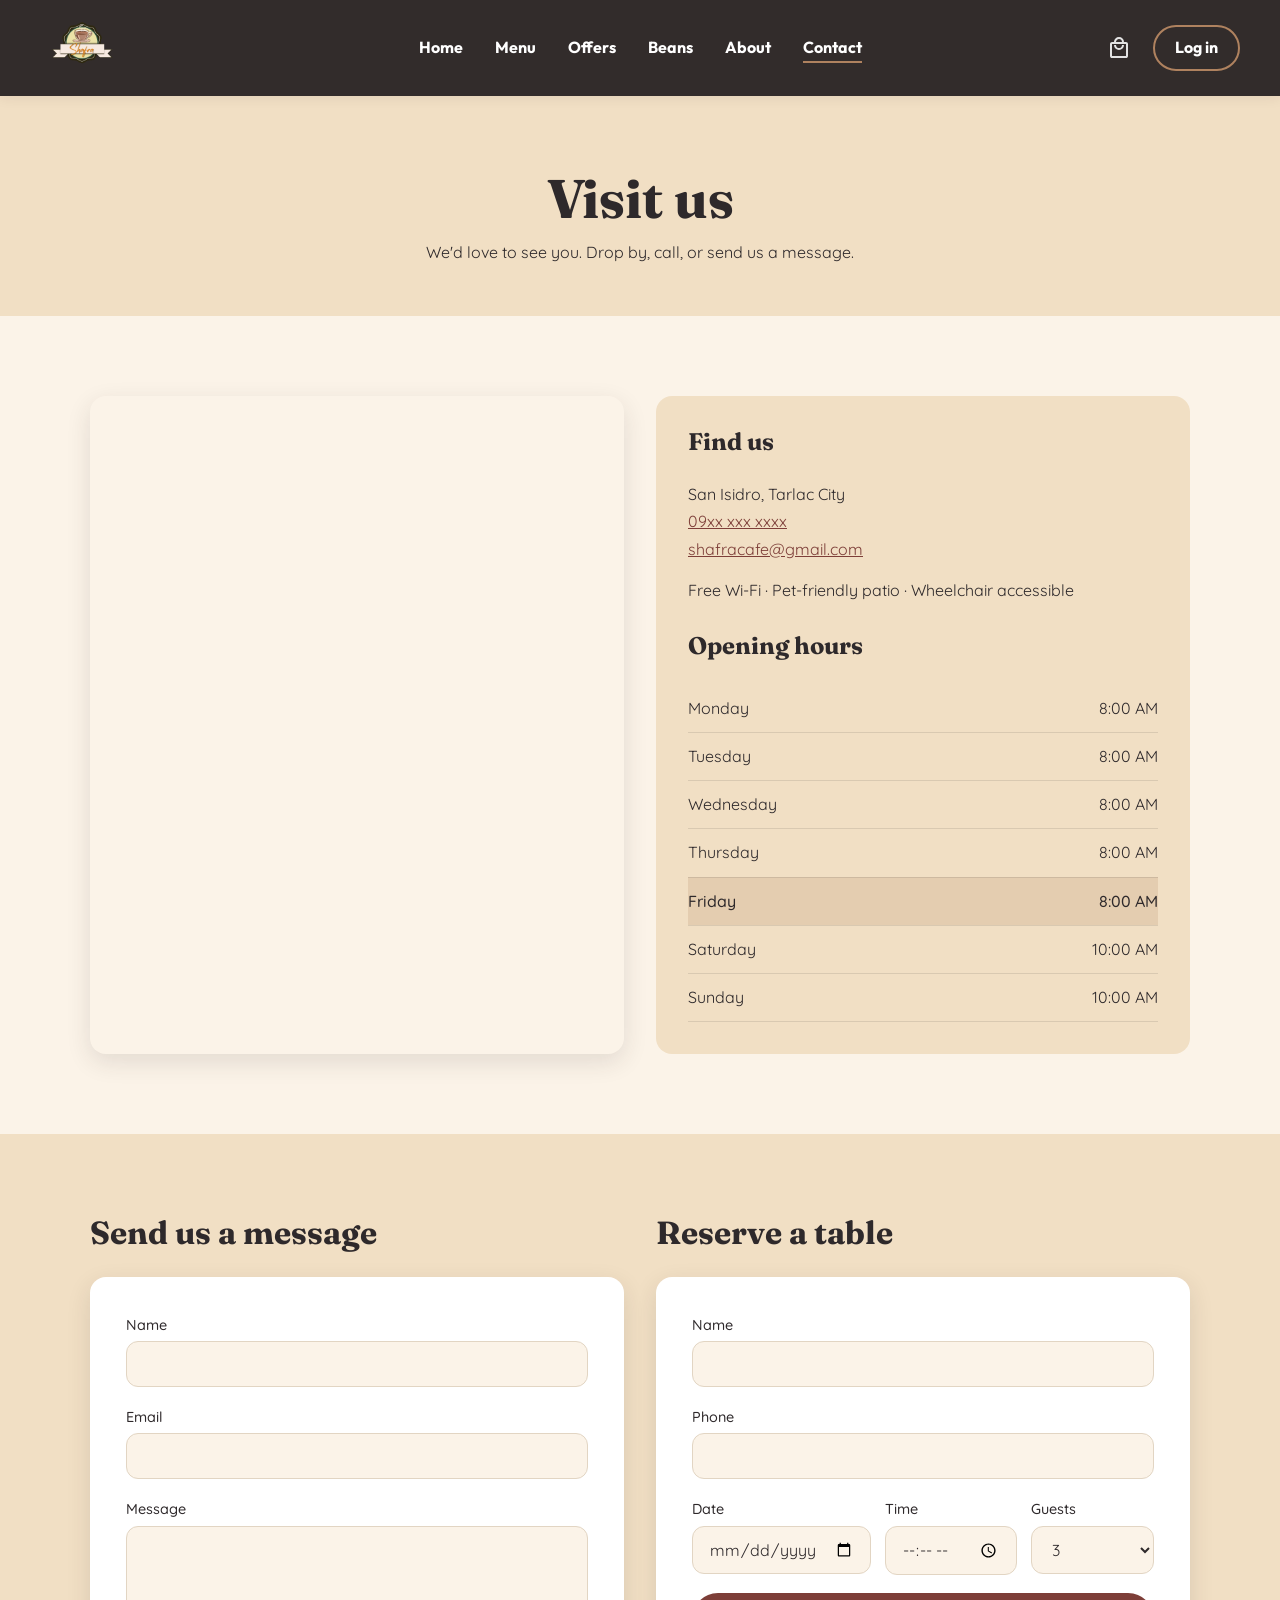
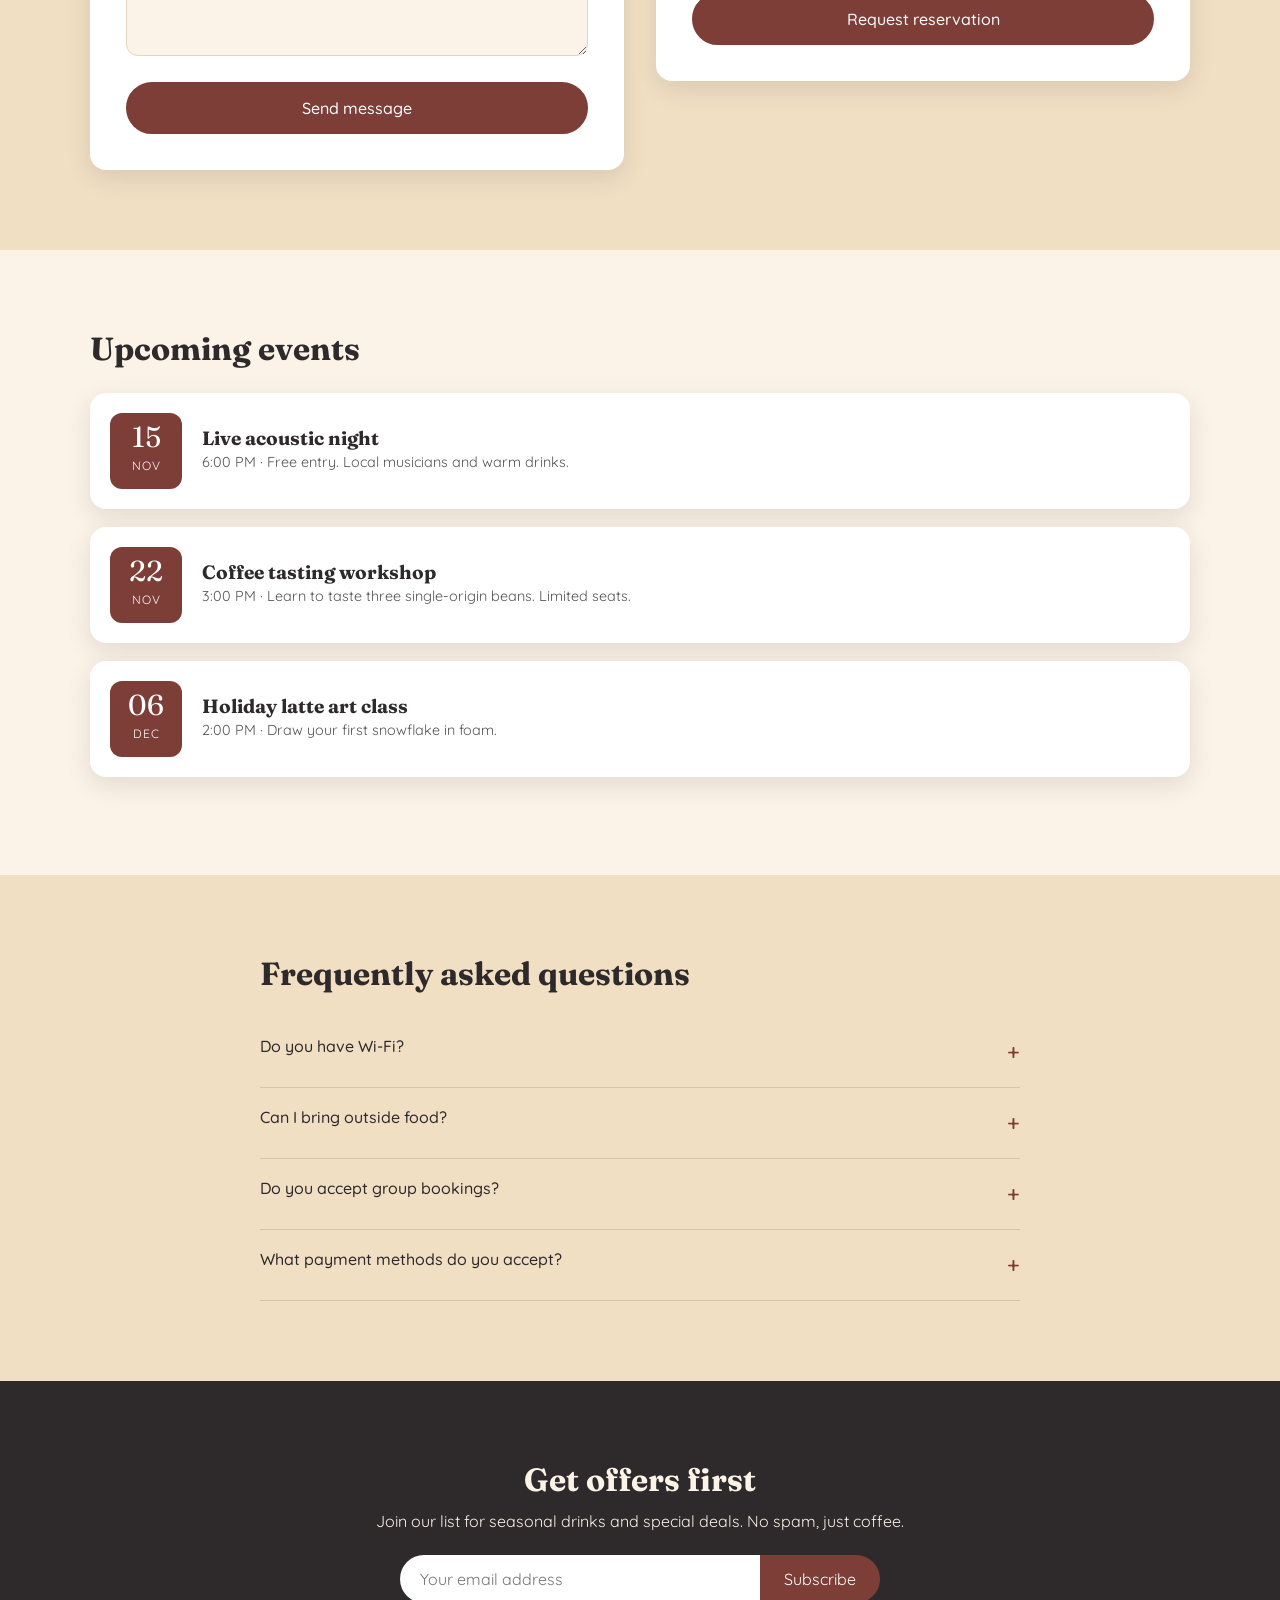
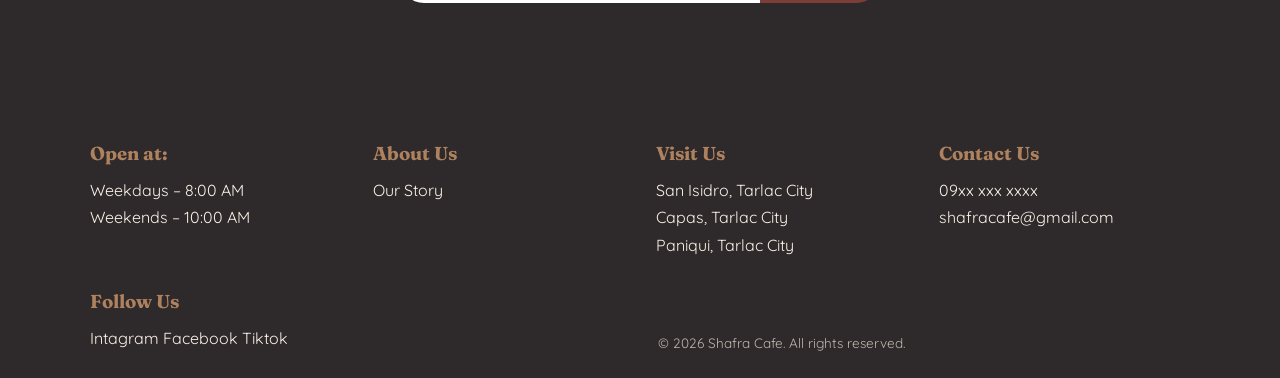
<file: CUSTOMER/contact.html>
<!DOCTYPE html>
<html lang="en">

<head>
  <meta charset="UTF-8">
  <meta name="viewport" content="width=device-width, initial-scale=1.0">
  <title>Contact | Shafra Cafe</title>
  <meta name="description" content="Find Shafra Cafe: address, opening hours, reservations, events and FAQ.">

  <!-- Google Fonts -->
  <link rel="preconnect" href="https://fonts.googleapis.com">
  <link rel="preconnect" href="https://fonts.gstatic.com" crossorigin>
  <link
    href="https://fonts.googleapis.com/css2?family=Caveat:wght@400..700&family=Fraunces:ital,opsz,wght@0,9..144,100..900;1,9..144,100..900&family=Outfit:wght@900&family=Quicksand:wght@300..700&display=swap"
    rel="stylesheet">

  <link rel="stylesheet" href="css/style.css">
  <script src="js/store.js" defer></script>
  <script src="js/script.js" defer></script>
</head>

<body>

  <!-- NAVIGATION -->
  <nav>
    <a href="index.html" class="logo" aria-label="Shafra Cafe home"><img src="images/Shafra-Logo.png" alt="Shafra Cafe logo"></a>
    <ul>
      <li><a href="index.html">Home</a></li>
      <li><a href="menu.html">Menu</a></li>
      <li><a href="offers.html">Offers</a></li>
      <li><a href="beans.html">Beans <span id="beansCount" class="cart-count" hidden>0</span></a></li>
      <li><a href="about.html">About</a></li>
      <li><a href="contact.html" class="active">Contact</a></li>
    </ul>
    <div class="nav-right">
      <a href="cart.html" class="cart-link" aria-label="Cart"><img src="images/icons/cart.svg" alt=""><span id="cartCount" class="cart-count" hidden>0</span></a>
      <a href="account.html" id="accountLink" class="nav-login">Log in</a>
    </div>
  </nav>

  <main>

    <section class="page-title">
      <h1>Visit us</h1>
      <p>We'd love to see you. Drop by, call, or send us a message.</p>
    </section>

    <!-- 1. MAP + INFO + HOURS -->
    <section>
      <div class="container contact-grid">
        <div class="map">
          <!-- Replace this src with the "Embed a map" link from Google Maps for your cafe -->
          <iframe title="Map showing the cafe location"
            src="https://www.openstreetmap.org/export/embed.html?bbox=120.57%2C15.46%2C120.62%2C15.49&amp;layer=mapnik"
            loading="lazy"></iframe>
        </div>
        <div class="contact-info">
          <h2>Find us</h2>
          <p>San Isidro, Tarlac City<br>
            <a href="">09xx xxx xxxx</a><br>
            <a href="">shafracafe@gmail.com</a>
          </p>
          <p>Free Wi-Fi &middot; Pet-friendly patio &middot; Wheelchair accessible</p>

          <h2 style="margin-top:28px;">Opening hours</h2>
          <table class="hours">
            <tr data-day="1">
              <td>Monday</td>
              <td>8:00 AM</td>
            </tr>
            <tr data-day="2">
              <td>Tuesday</td>
              <td>8:00 AM</td>
            </tr>
            <tr data-day="3">
              <td>Wednesday</td>
              <td>8:00 AM</td>
            </tr>
            <tr data-day="4">
              <td>Thursday</td>
              <td>8:00 AM</td>
            </tr>
            <tr data-day="5">
              <td>Friday</td>
              <td>8:00 AM</td>
            </tr>
            <tr data-day="6">
              <td>Saturday</td>
              <td>10:00 AM</td>
            </tr>
            <tr data-day="0">
              <td>Sunday</td>
              <td>10:00 AM</td>
            </tr>
          </table>
        </div>
      </div>
    </section>

    <!-- 2. CONTACT FORM + RESERVATION FORM -->
    <section style="background:var(--foam);">
      <div class="container two-forms">

        <div>
          <h2>Send us a message</h2>
          <form class="form" data-message="Thanks! We'll get back to you soon.">
            <div>
              <label for="name">Name</label>
              <input type="text" id="name" required>
            </div>
            <div>
              <label for="email">Email</label>
              <input type="email" id="email" required>
            </div>
            <div>
              <label for="message">Message</label>
              <textarea id="message" required></textarea>
            </div>
            <button type="submit" class="btn">Send message</button>
            <p class="form-message" hidden></p>
          </form>
        </div>

        <div id="reserve">
          <h2>Reserve a table</h2>
          <form class="form" data-message="Reservation request sent! We'll confirm by message.">
            <div>
              <label for="rname">Name</label>
              <input type="text" id="rname" required>
            </div>
            <div>
              <label for="phone">Phone</label>
              <input type="tel" id="phone" required>
            </div>
            <div class="row-3">
              <div>
                <label for="reserveDate">Date</label>
                <input type="date" id="reserveDate" required>
              </div>
              <div>
                <label for="time">Time</label>
                <input type="time" id="time" required>
              </div>
              <div>
                <label for="guests">Guests</label>
                <select id="guests">
                  <option>1</option>
                  <option>2</option>
                  <option selected>3</option>
                  <option>4</option>
                  <option>5</option>
                  <option>6</option>
                  <option>7+</option>
                </select>
              </div>
            </div>
            <button type="submit" class="btn">Request reservation</button>
            <p class="form-message" hidden></p>
          </form>
        </div>

      </div>
    </section>

    <!-- 3. EVENTS -->
    <section>
      <div class="container">
        <h2>Upcoming events</h2>

        <article class="event">
          <div class="date"><span class="day">15</span><span class="month">Nov</span></div>
          <div>
            <h3>Live acoustic night</h3>
            <p>6:00 PM &middot; Free entry. Local musicians and warm drinks.</p>
          </div>
        </article>

        <article class="event">
          <div class="date"><span class="day">22</span><span class="month">Nov</span></div>
          <div>
            <h3>Coffee tasting workshop</h3>
            <p>3:00 PM &middot; Learn to taste three single-origin beans. Limited seats.</p>
          </div>
        </article>

        <article class="event">
          <div class="date"><span class="day">06</span><span class="month">Dec</span></div>
          <div>
            <h3>Holiday latte art class</h3>
            <p>2:00 PM &middot; Draw your first snowflake in foam.</p>
          </div>
        </article>
      </div>
    </section>

    <!-- 4. FAQ -->
    <section style="background:var(--foam);">
      <div class="container" style="max-width:760px;">
        <h2>Frequently asked questions</h2>
        <details>
          <summary>Do you have Wi-Fi?</summary>
          <p>Yes, it is free for all customers. Ask at the counter for the password.</p>
        </details>
        <details>
          <summary>Can I bring outside food?</summary>
          <p>We kindly ask that you enjoy our food and drinks while seated, but you are welcome to bring your own cake
            for celebrations.</p>
        </details>
        <details>
          <summary>Do you accept group bookings?</summary>
          <p>Yes. Use the reservation form above for groups of up to 12 people.</p>
        </details>
        <details>
          <summary>What payment methods do you accept?</summary>
          <p>Cash, major cards, and popular e-wallets.</p>
        </details>
      </div>
    </section>

    <!-- NEWSLETTER -->
    <section class="newsletter">
      <div class="container">
        <h2>Get offers first</h2>
        <p>Join our list for seasonal drinks and special deals. No spam, just coffee.</p>
        <form data-message="Thank you for subscribing!">
          <input type="email" placeholder="Your email address" aria-label="Email address" required>
          <button type="submit">Subscribe</button>
        </form>
        <p class="form-message" hidden></p>
      </div>
    </section>

  </main>

  <!-- FOOTER -->
  <footer>
    <div class="footer-grid">
      <div>
        <h3>Open at:</h3>
        <p>
          Weekdays &ndash; 8:00 AM<br>
          Weekends &ndash; 10:00 AM
        </p>
      </div>

      <div>
        <h3>About Us</h3>
        <a href="AboutUs.html">Our Story</a>
      </div>

      <div>
        <h3>Visit Us</h3>
        <p>
          San Isidro, Tarlac City<br>
          Capas, Tarlac City<br>
          Paniqui, Tarlac City
        </p>
      </div>

      <div>
        <h3>Contact Us</h3>
        <a href="09xx xxx xxxx">09xx xxx xxxx</a>
        <a href="shafra@gmail.com">shafracafe@gmail.com</a>

      </div>

      <div>
        <h3>Follow Us</h3>
        <a href="">Intagram</a>
        <a href="">Facebook</a>
        <a href="">Tiktok</a>
      </div>

      <p>
      <p class="copyright">&copy; 2026 Shafra Cafe. All rights reserved.</p>
      </p>
  </footer>
</body>
</html>
</file>
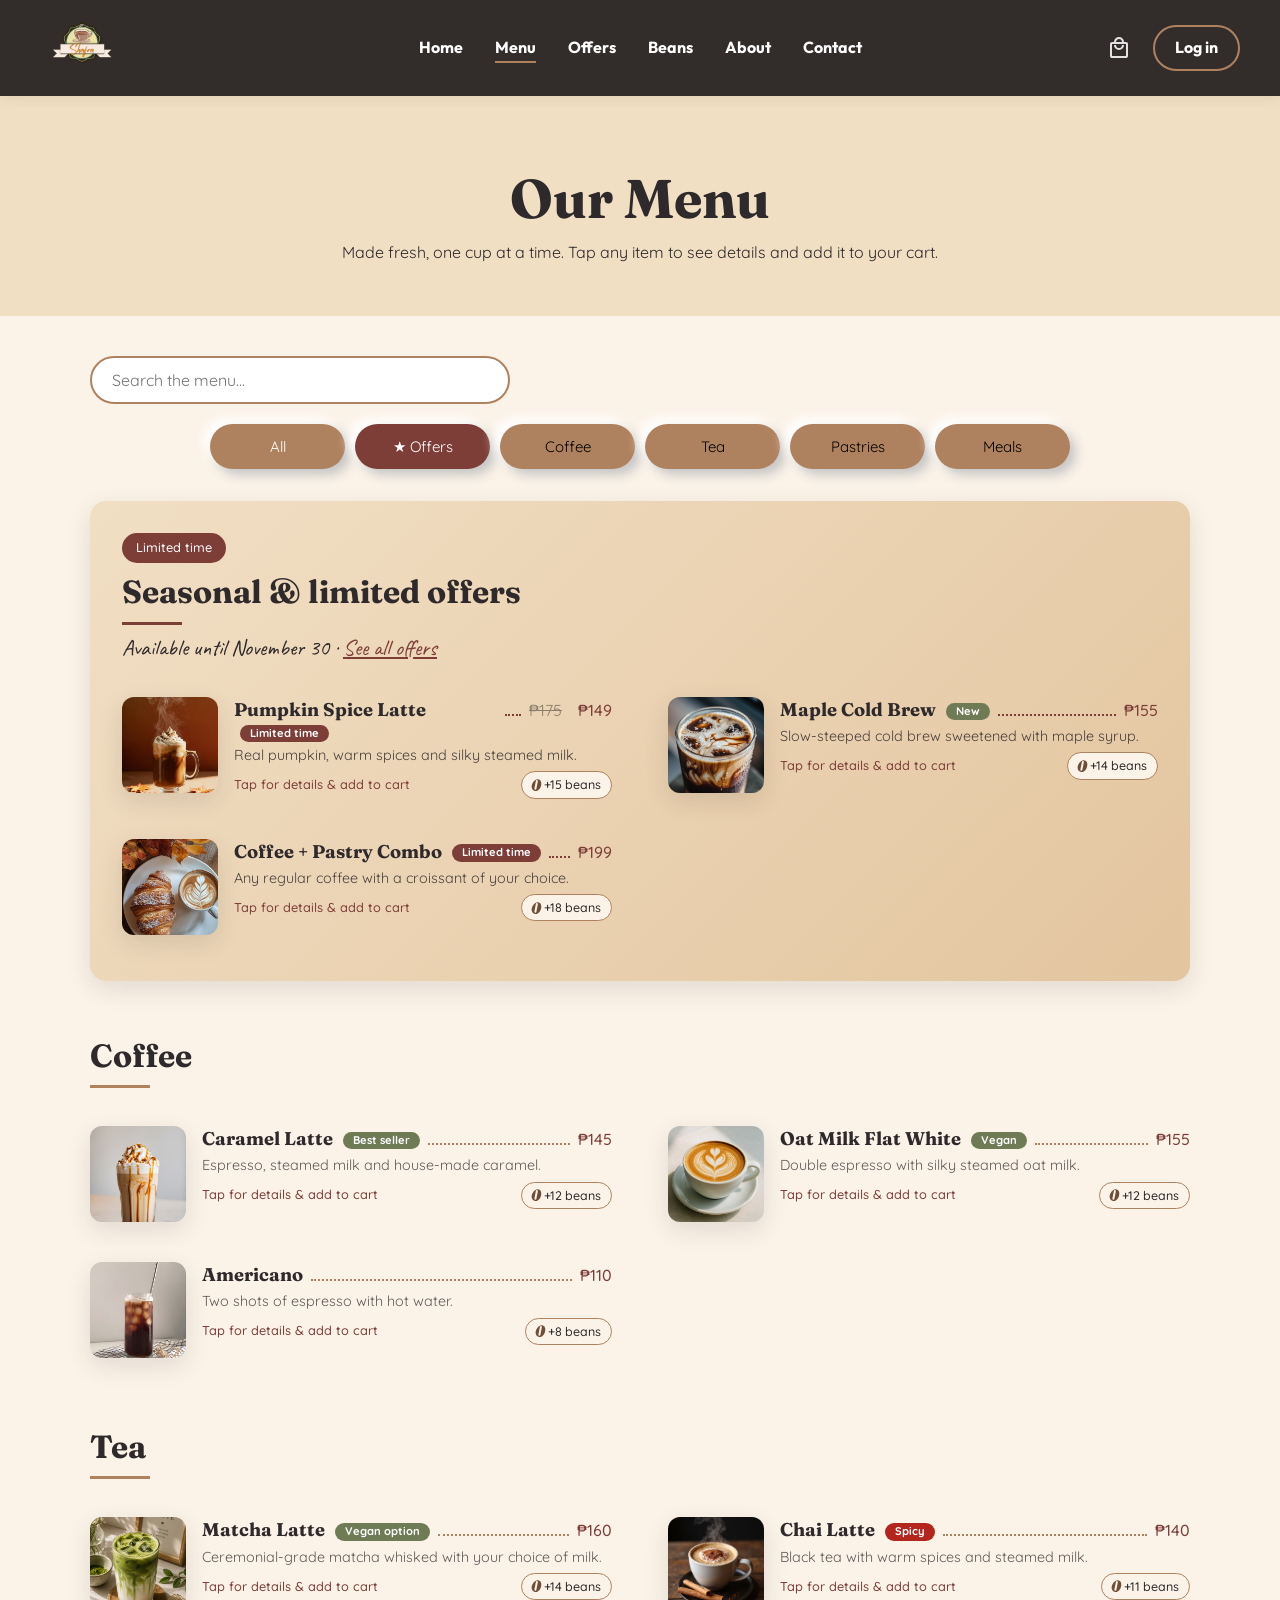
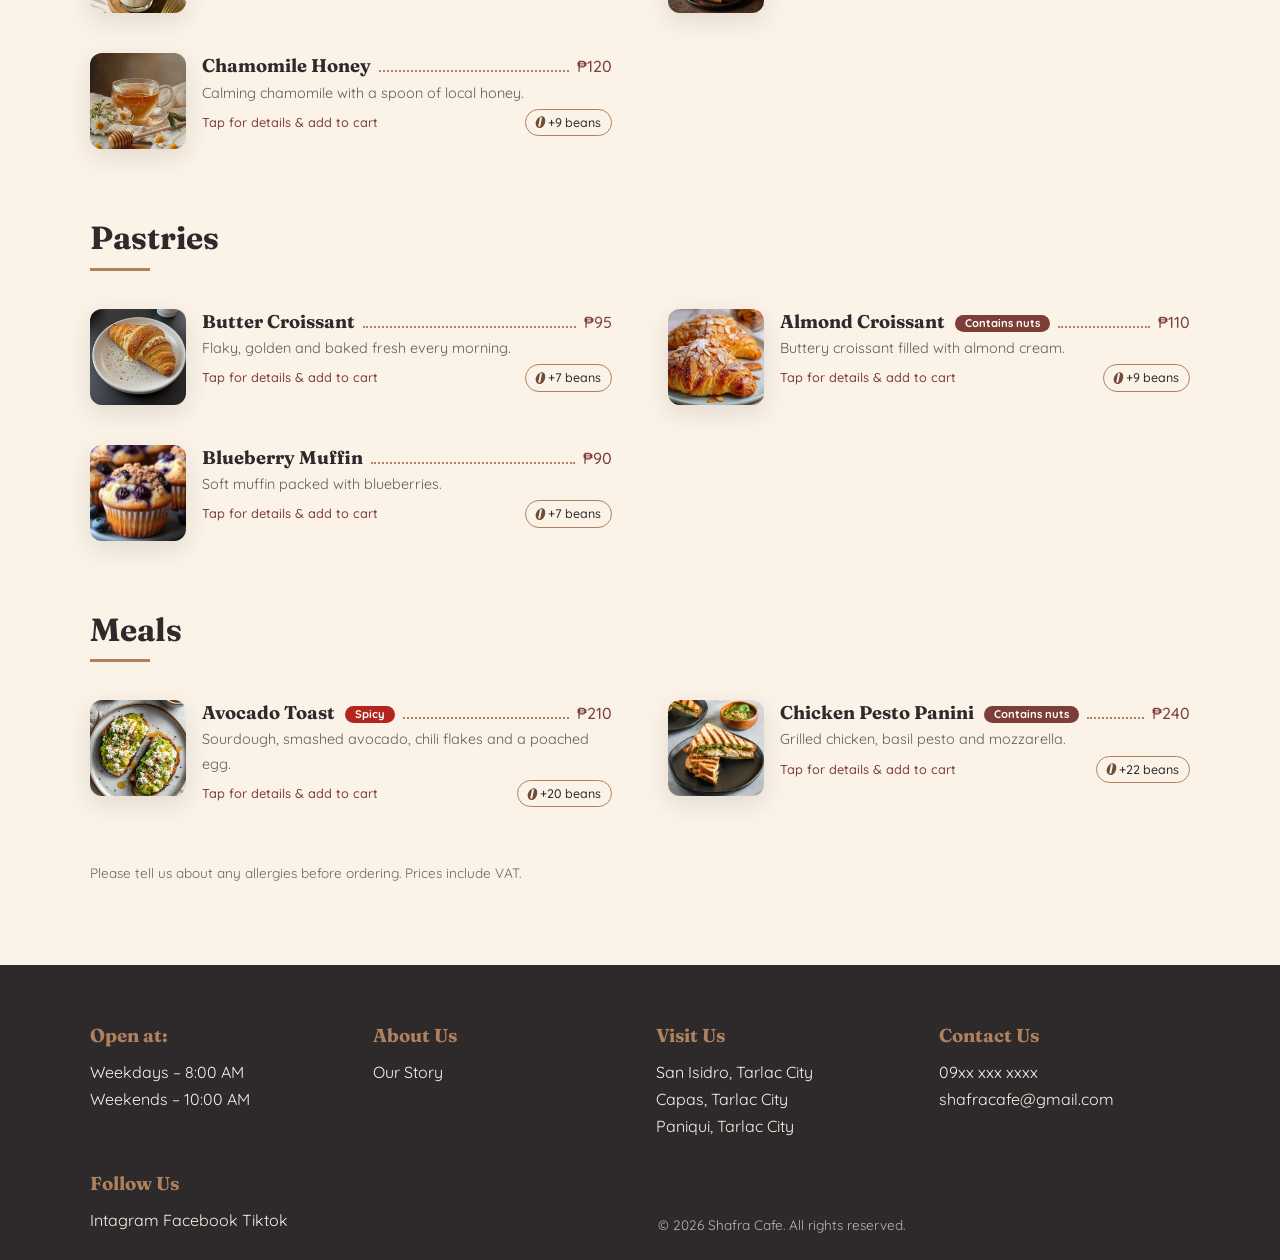
<file: CUSTOMER/menu.html>
<!DOCTYPE html>
<html lang="en">

<head>
  <meta charset="UTF-8">
  <meta name="viewport" content="width=device-width, initial-scale=1.0">
  <title>Menu | Shafra Cafe</title>
  <meta name="description" content="Coffee, tea, pastries and meals made fresh daily at Shafra Cafe.">

  <!-- Google Fonts -->
  <link rel="preconnect" href="https://fonts.googleapis.com">
  <link rel="preconnect" href="https://fonts.gstatic.com" crossorigin>
  <link href="https://fonts.googleapis.com/css2?family=Caveat:wght@400..700&family=Fraunces:ital,opsz,wght@0,9..144,100..900;1,9..144,100..900&family=Outfit:wght@900&family=Quicksand:wght@300..700&display=swap" rel="stylesheet">

  <link rel="stylesheet" href="css/style.css">
  <script src="../SHARED/catalog.js" defer></script>
  <script src="js/store.js" defer></script>
  <script src="js/menu-data.js" defer></script>
  <script src="js/menu-render.js" defer></script>
  <script src="js/script.js" defer></script>
  <script src="js/item-modal.js" defer></script>
  <script src="js/secret-menu.js" defer></script>
</head>

<body>

  <!-- NAVIGATION -->
  <nav>
    <a href="index.html" class="logo" aria-label="Shafra Cafe home"><img src="images/Shafra-Logo.png" alt="Shafra Cafe logo"></a>
    <ul>
      <li><a href="index.html">Home</a></li>
      <li><a href="menu.html" class="active">Menu</a></li>
      <li><a href="offers.html">Offers</a></li>
      <li><a href="beans.html">Beans <span id="beansCount" class="cart-count" hidden>0</span></a></li>
      <li><a href="about.html">About</a></li>
      <li><a href="contact.html">Contact</a></li>
    </ul>
    <div class="nav-right">
      <a href="cart.html" class="cart-link" aria-label="Cart"><img src="images/icons/cart.svg" alt=""><span id="cartCount" class="cart-count" hidden>0</span></a>
      <a href="account.html" id="accountLink" class="nav-login">Log in</a>
    </div>
  </nav>

  <main>

    <section class="page-title">
      <h1>Our Menu</h1>
      <p>Made fresh, one cup at a time. Tap any item to see details and add it to your cart.</p>
    </section>

    <section style="padding-top:40px;">
      <div class="container">

        <!-- SEARCH + CATEGORY BUTTONS -->
        <input type="search" id="menuSearch" class="search" placeholder="Search the menu..."
          aria-label="Search the menu">

        <div class="category-tabs">
          <button class="active" data-filter="all">All</button>
          <button class="offers-tab" data-filter="offers">&#9733; Offers</button>
          <button data-filter="coffee">Coffee</button>
          <button data-filter="tea">Tea</button>
          <button data-filter="pastries">Pastries</button>
          <button data-filter="meals">Meals</button>
          <a href="#secret" class="secret-tab" id="secretTab" hidden>&#9733; Secret menu</a>
        </div>

        <!-- OFFERS and the categories below are drawn by js/menu-render.js from the shared menu list (shared/catalog.js) -->
        <div class="menu-category menu-offers" id="offers"></div>
        <!-- SECRET MENU: filled in by js/secret-menu.js, only after 5 successful orders in a row -->
        <div class="secret-menu" id="secret" hidden>
          <span class="badge">Secret menu unlocked</span>
          <h2 id="secretTitle">Congratulations!</h2>
          <p id="secretMessage"></p>
          <p class="secret-balance"><span class="bean-icon" aria-hidden="true"></span>Your beans: <strong
              id="secretBalance">0</strong> &middot; <a href="beans.html">How beans work</a></p>
          <div class="menu-list" id="secretGrid"></div>
        </div>
        <div id="menuCategories"></div>
        <p id="noResults" class="no-results" hidden>No items match your search. Try another word.</p>

        <p style="margin-top:40px; font-size:.85rem; opacity:.7;">Please tell us about any allergies before ordering.
          Prices include VAT.</p>

      </div>
    </section>

    <!-- ITEM DETAILS POP-UP: filled in by js/item-modal.js -->
    <dialog class="item-dialog" id="itemDialog" aria-labelledby="dlgName">
      <button type="button" class="dialog-close" id="dlgClose" aria-label="Close">&times;</button>
      <div class="dialog-img"><img id="dlgImg" src="[data-uri]" alt=""></div>
      <div class="dialog-body">
        <p class="until" id="dlgBadge" hidden></p>
        <h2 id="dlgName"></h2>
        <p><span class="old-price" id="dlgOld" hidden></span><span class="price" id="dlgPrice"></span></p>
        <p class="beans-line"><span class="bean-icon" aria-hidden="true"></span><span id="dlgBeans"></span></p>
        <p id="dlgLong"></p>

        <h3>Ingredients</h3>
        <p id="dlgIngredients"></p>
        <p class="allergens" id="dlgAllergens"></p>

        <div id="dlgSizesWrap">
          <h3>Choose a size</h3>
          <div class="chips" id="dlgSizes"></div>
        </div>

        <div id="dlgAddonsWrap">
          <h3>Add-ons</h3>
          <div class="addon-list" id="dlgAddons"></div>
        </div>

        <div id="dlgNoteWrap">
          <h3>Special requests</h3>
          <textarea class="note" id="dlgNote" maxlength="140" aria-label="Special requests"></textarea>
        </div>

        <div class="dialog-footer">
          <div class="qty" id="dlgQtyBox">
            <button type="button" id="dlgMinus" aria-label="Decrease quantity">&minus;</button>
            <span id="dlgQty">1</span>
            <button type="button" id="dlgPlus" aria-label="Increase quantity">+</button>
          </div>
          <button type="button" class="btn" id="dlgAdd">Add to cart</button>
        </div>
      </div>
    </dialog>

  </main>

  <!-- FOOTER -->
  <footer>
    <div class="footer-grid">
      <div>
        <h3>Open at:</h3>
        <p>
          Weekdays &ndash; 8:00 AM<br>
          Weekends &ndash; 10:00 AM
        </p>
      </div>

      <div>
        <h3>About Us</h3>
        <a href="AboutUs.html">Our Story</a>
      </div>

      <div>
        <h3>Visit Us</h3>
        <p>
          San Isidro, Tarlac City<br>
          Capas, Tarlac City<br>
          Paniqui, Tarlac City
        </p>
      </div>

      <div>
        <h3>Contact Us</h3>
        <a href="09xx xxx xxxx">09xx xxx xxxx</a>
        <a href="shafra@gmail.com">shafracafe@gmail.com</a>

      </div>

      <div>
        <h3>Follow Us</h3>
        <a href="">Intagram</a>
        <a href="">Facebook</a>
        <a href="">Tiktok</a>
      </div>

      <p>
      <p class="copyright">&copy; 2026 Shafra Cafe. All rights reserved.</p>
      </p>
  </footer>

</body>
</html>
</file>
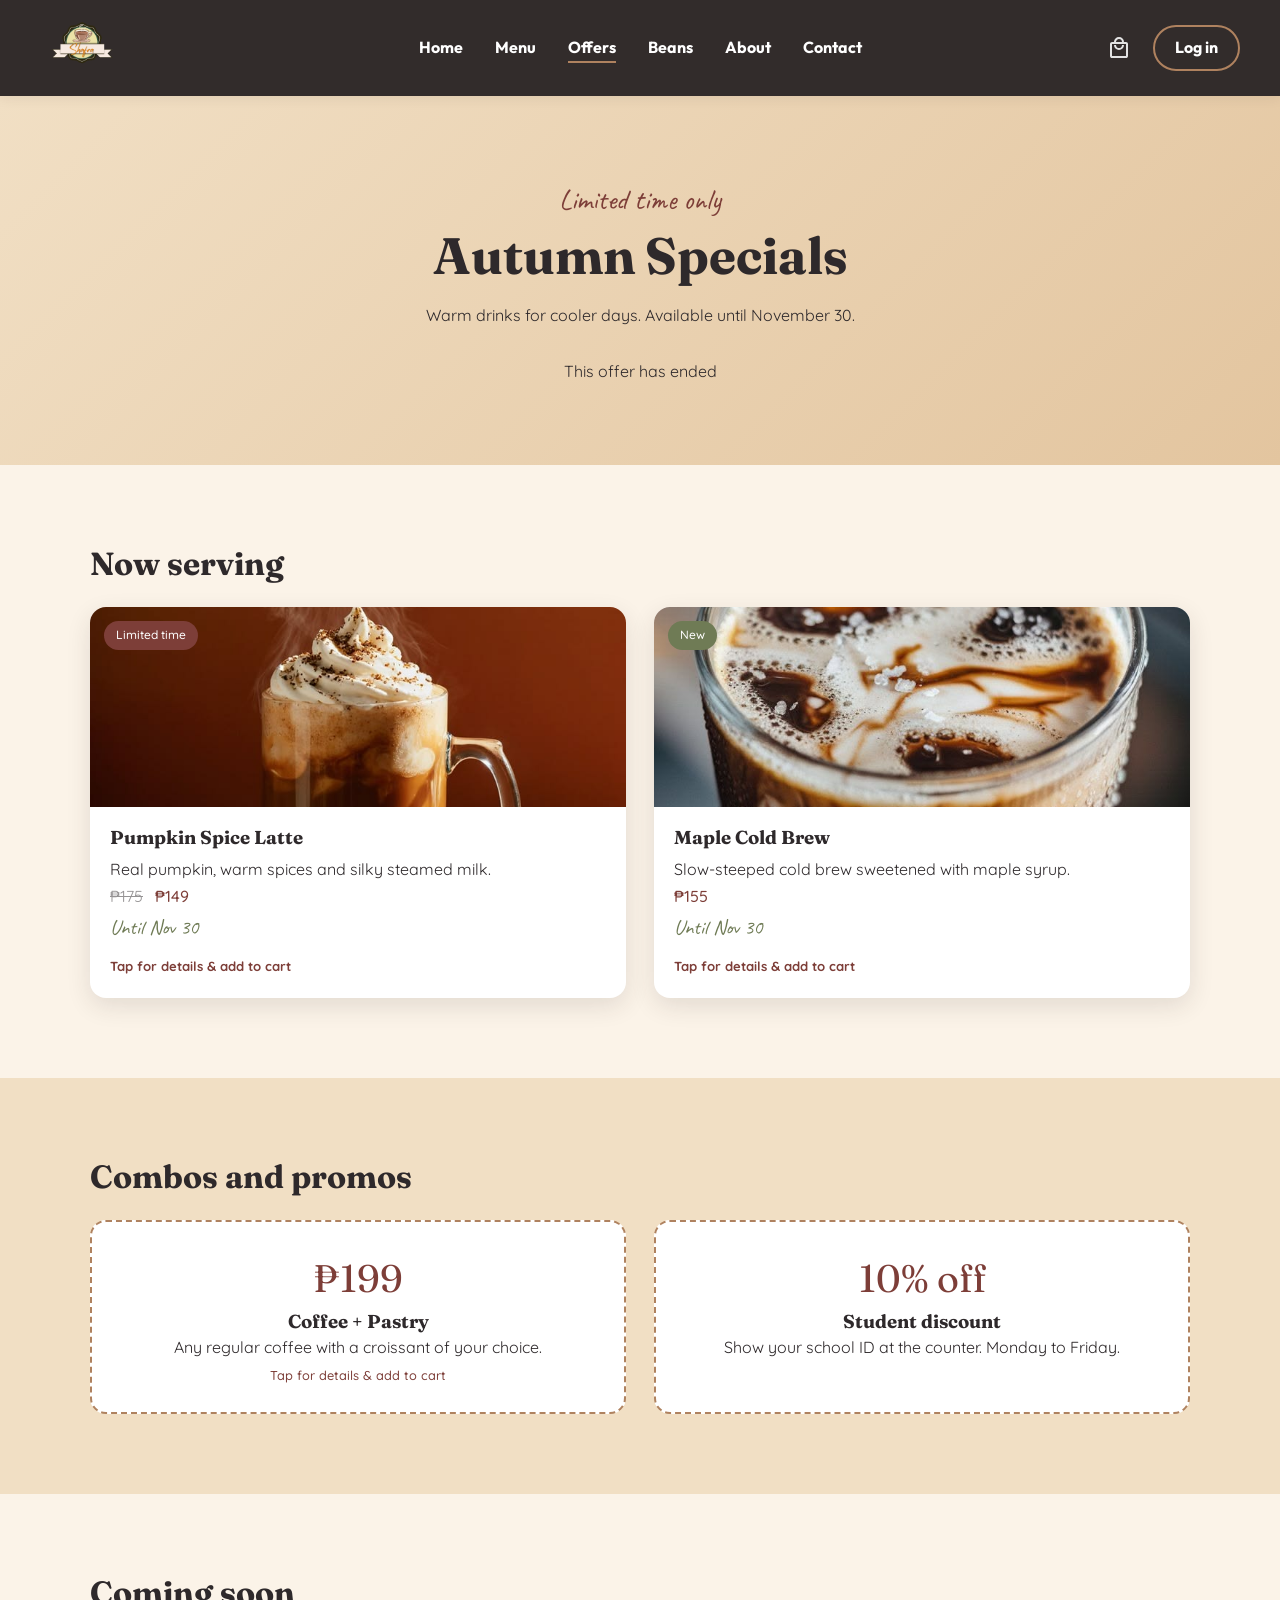
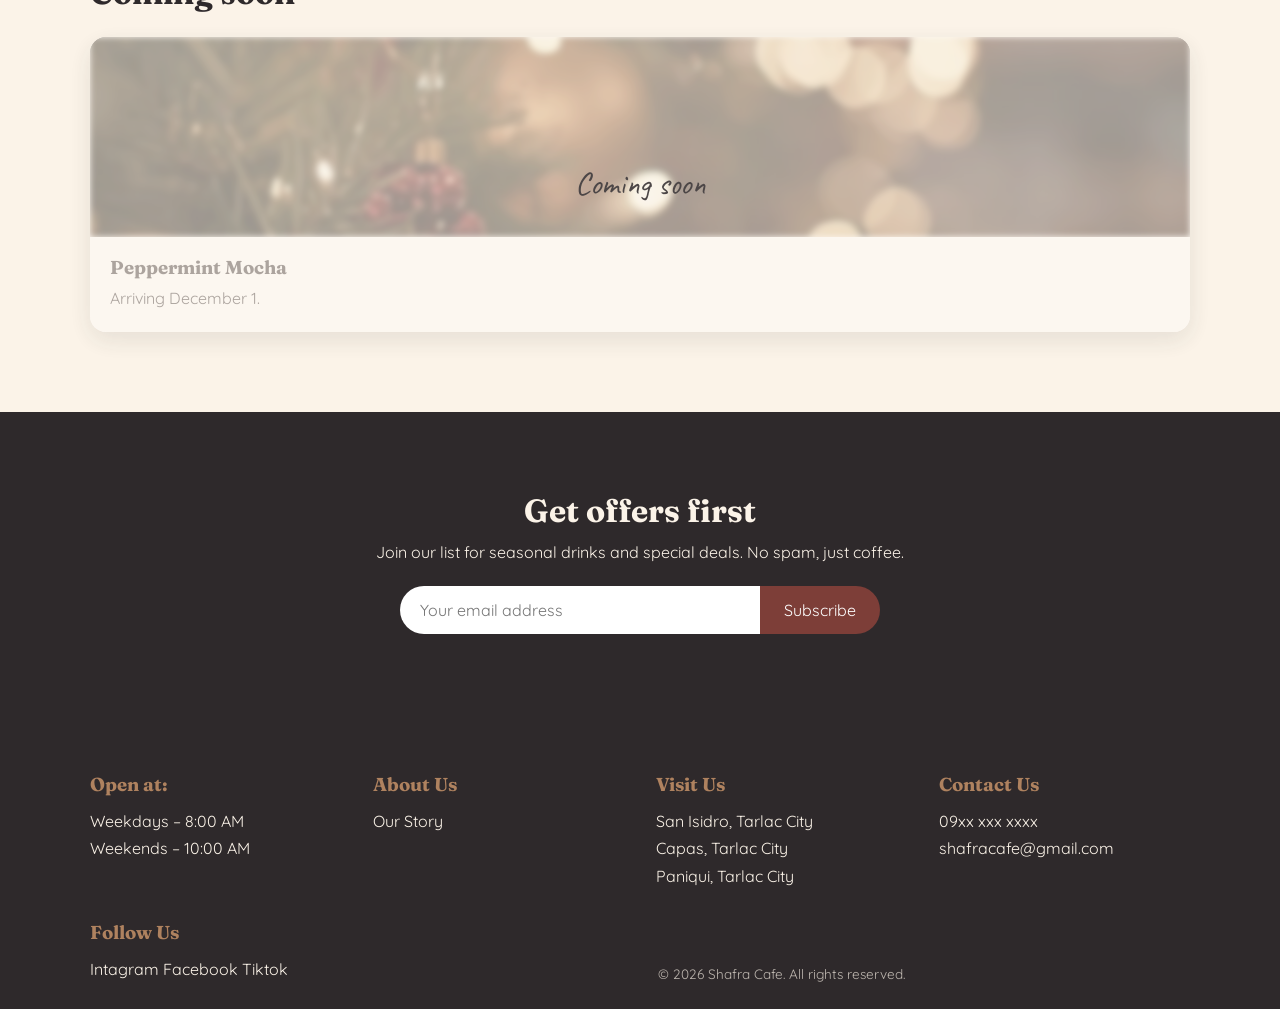
<file: CUSTOMER/offers.html>
<!DOCTYPE html>
<html lang="en">

<head>
  <meta charset="UTF-8">
  <meta name="viewport" content="width=device-width, initial-scale=1.0">
  <title>Offers | Shafra Cafe</title>
  <meta name="description" content="Limited-time seasonal drinks, combos and promos at Shafra Cafe.">

  <!-- Google Fonts -->
  <link rel="preconnect" href="https://fonts.googleapis.com">
  <link rel="preconnect" href="https://fonts.gstatic.com" crossorigin>
  <link
    href="https://fonts.googleapis.com/css2?family=Caveat:wght@400..700&family=Fraunces:ital,opsz,wght@0,9..144,100..900;1,9..144,100..900&family=Outfit:wght@900&family=Quicksand:wght@300..700&display=swap"
    rel="stylesheet">

  <link rel="stylesheet" href="css/style.css">
  <script src="../SHARED/catalog.js" defer></script>
  <script src="js/store.js" defer></script>
  <script src="js/script.js" defer></script>
  <script src="js/menu-data.js" defer></script>
  <script src="js/item-modal.js" defer></script>
</head>

<body>

  <!-- NAVIGATION -->
  <nav>
    <a href="index.html" class="logo" aria-label="Shafra Cafe home"><img src="images/Shafra-Logo.png" alt="Shafra Cafe logo"></a>
    <ul>
      <li><a href="index.html">Home</a></li>
      <li><a href="menu.html">Menu</a></li>
      <li><a href="offers.html" class="active">Offers</a></li>
      <li><a href="beans.html">Beans <span id="beansCount" class="cart-count" hidden>0</span></a></li>
      <li><a href="about.html">About</a></li>
      <li><a href="contact.html">Contact</a></li>
    </ul>
    <div class="nav-right">
      <a href="cart.html" class="cart-link" aria-label="Cart"><img src="images/icons/cart.svg" alt=""><span id="cartCount" class="cart-count" hidden>0</span></a>
      <a href="account.html" id="accountLink" class="nav-login">Log in</a>
    </div>
  </nav>

  <main>

    <!-- 1. SEASONAL HEADER + COUNTDOWN -->
    <section class="season-autumn">
      <div class="container" style="text-align:center;">
        <p class="tagline">Limited time only</p>
        <h1 class="season-title">Autumn Specials</h1>
        <p>Warm drinks for cooler days. Available until November 30.</p>

        <div class="countdown" id="countdown" style="margin-top:28px;">
          <div><span class="num" id="days">00</span><span class="label">Days</span></div>
          <div><span class="num" id="hours">00</span><span class="label">Hours</span></div>
          <div><span class="num" id="minutes">00</span><span class="label">Minutes</span></div>
          <div><span class="num" id="seconds">00</span><span class="label">Seconds</span></div>
        </div>
      </div>
    </section>

    <!-- 2. CURRENT OFFERS -->
    <section>
      <div class="container">
        <h2>Now serving</h2>
        <div class="cards">

          <article class="card" data-id="pumpkin-spice-latte" tabindex="0" role="button" aria-label="View details for Pumpkin Spice Latte">
            <span class="ribbon">Limited time</span>
            <div class="img-wrap"><img src="images/Autumn Drink.jfif" alt="Pumpkin spice latte"></div>
            <div class="body">
              <h3>Pumpkin Spice Latte</h3>
              <p>Real pumpkin, warm spices and silky steamed milk.</p>
              <p><span class="old-price">&#8369;175</span> <span class="price">&#8369;149</span></p>
              <p class="until">Until Nov 30</p>
              <span class="view-hint">Tap for details &amp; add to cart</span>
            </div>
          </article>

          <article class="card" data-id="maple-cold-brew" tabindex="0" role="button" aria-label="View details for Maple Cold Brew">
            <span class="ribbon new">New</span>
            <div class="img-wrap"><img src="images/maple cold brew.jpg" alt="Maple cold brew over ice"></div>
            <div class="body">
              <h3>Maple Cold Brew</h3>
              <p>Slow-steeped cold brew sweetened with maple syrup.</p>
              <p class="price">&#8369;155</p>
              <p class="until">Until Nov 30</p>
              <span class="view-hint">Tap for details &amp; add to cart</span>
            </div>
          </article>

        </div>
      </div>
    </section>

    <!-- 3. COMBOS AND PROMOS -->
    <section style="background:var(--foam);">
      <div class="container">
        <h2>Combos and promos</h2>
        <div class="cards">
          <div class="coupon" data-id="coffee-pastry-combo" tabindex="0" role="button" aria-label="View details for Coffee + Pastry Combo">
            <p class="big">&#8369;199</p>
            <h3>Coffee + Pastry</h3>
            <p>Any regular coffee with a croissant of your choice.</p>
            <span class="view-hint">Tap for details &amp; add to cart</span>
          </div>
          <div class="coupon">
            <p class="big">10% off</p>
            <h3>Student discount</h3>
            <p>Show your school ID at the counter. Monday to Friday.</p>
          </div>
        </div>
      </div>
    </section>

    <!-- 4. COMING SOON -->
    <section>
      <div class="container">
        <h2>Coming soon</h2>
        <div class="cards">
          <article class="card coming-soon">
            <div class="img-wrap"><img src="images/christmas.jpg" alt="A holiday drink coming soon"></div>
            <div class="body">
              <h3>Peppermint Mocha</h3>
              <p>Arriving December 1.</p>
            </div>
          </article>
        </div>
      </div>
    </section>

    <!-- NEWSLETTER -->
    <section class="newsletter">
      <div class="container">
        <h2>Get offers first</h2>
        <p>Join our list for seasonal drinks and special deals. No spam, just coffee.</p>
        <form data-message="Thank you for subscribing!">
          <input type="email" placeholder="Your email address" aria-label="Email address" required>
          <button type="submit">Subscribe</button>
        </form>
        <p class="form-message" hidden></p>
      </div>
    </section>


    <!-- ITEM DETAILS POP-UP: filled in by js/item-modal.js -->
    <dialog class="item-dialog" id="itemDialog" aria-labelledby="dlgName">
      <button type="button" class="dialog-close" id="dlgClose" aria-label="Close">&times;</button>
      <div class="dialog-img"><img id="dlgImg" src="[data-uri]" alt=""></div>
      <div class="dialog-body">
        <p class="until" id="dlgBadge" hidden></p>
        <h2 id="dlgName"></h2>
        <p><span class="old-price" id="dlgOld" hidden></span><span class="price" id="dlgPrice"></span></p>
        <p class="beans-line"><span class="bean-icon" aria-hidden="true"></span><span id="dlgBeans"></span></p>
        <p id="dlgLong"></p>

        <h3>Ingredients</h3>
        <p id="dlgIngredients"></p>
        <p class="allergens" id="dlgAllergens"></p>

        <div id="dlgSizesWrap">
          <h3>Choose a size</h3>
          <div class="chips" id="dlgSizes"></div>
        </div>

        <div id="dlgAddonsWrap">
          <h3>Add-ons</h3>
          <div class="addon-list" id="dlgAddons"></div>
        </div>

        <div id="dlgNoteWrap">
          <h3>Special requests</h3>
          <textarea class="note" id="dlgNote" maxlength="140" aria-label="Special requests"></textarea>
        </div>

        <div class="dialog-footer">
          <div class="qty" id="dlgQtyBox">
            <button type="button" id="dlgMinus" aria-label="Decrease quantity">&minus;</button>
            <span id="dlgQty">1</span>
            <button type="button" id="dlgPlus" aria-label="Increase quantity">+</button>
          </div>
          <button type="button" class="btn" id="dlgAdd">Add to cart</button>
        </div>
      </div>
    </dialog>

  </main>

  <!-- FOOTER -->
  <footer>
    <div class="footer-grid">
      <div>
        <h3>Open at:</h3>
        <p>
          Weekdays &ndash; 8:00 AM<br>
          Weekends &ndash; 10:00 AM
        </p>
      </div>

      <div>
        <h3>About Us</h3>
        <a href="AboutUs.html">Our Story</a>
      </div>

      <div>
        <h3>Visit Us</h3>
        <p>
          San Isidro, Tarlac City<br>
          Capas, Tarlac City<br>
          Paniqui, Tarlac City
        </p>
      </div>

      <div>
        <h3>Contact Us</h3>
        <a href="09xx xxx xxxx">09xx xxx xxxx</a>
        <a href="shafra@gmail.com">shafracafe@gmail.com</a>

      </div>

      <div>
        <h3>Follow Us</h3>
        <a href="">Intagram</a>
        <a href="">Facebook</a>
        <a href="">Tiktok</a>
      </div>

      <p>
      <p class="copyright">&copy; 2026 Shafra Cafe. All rights reserved.</p>
      </p>
  </footer>

</body>
</html>
</file>
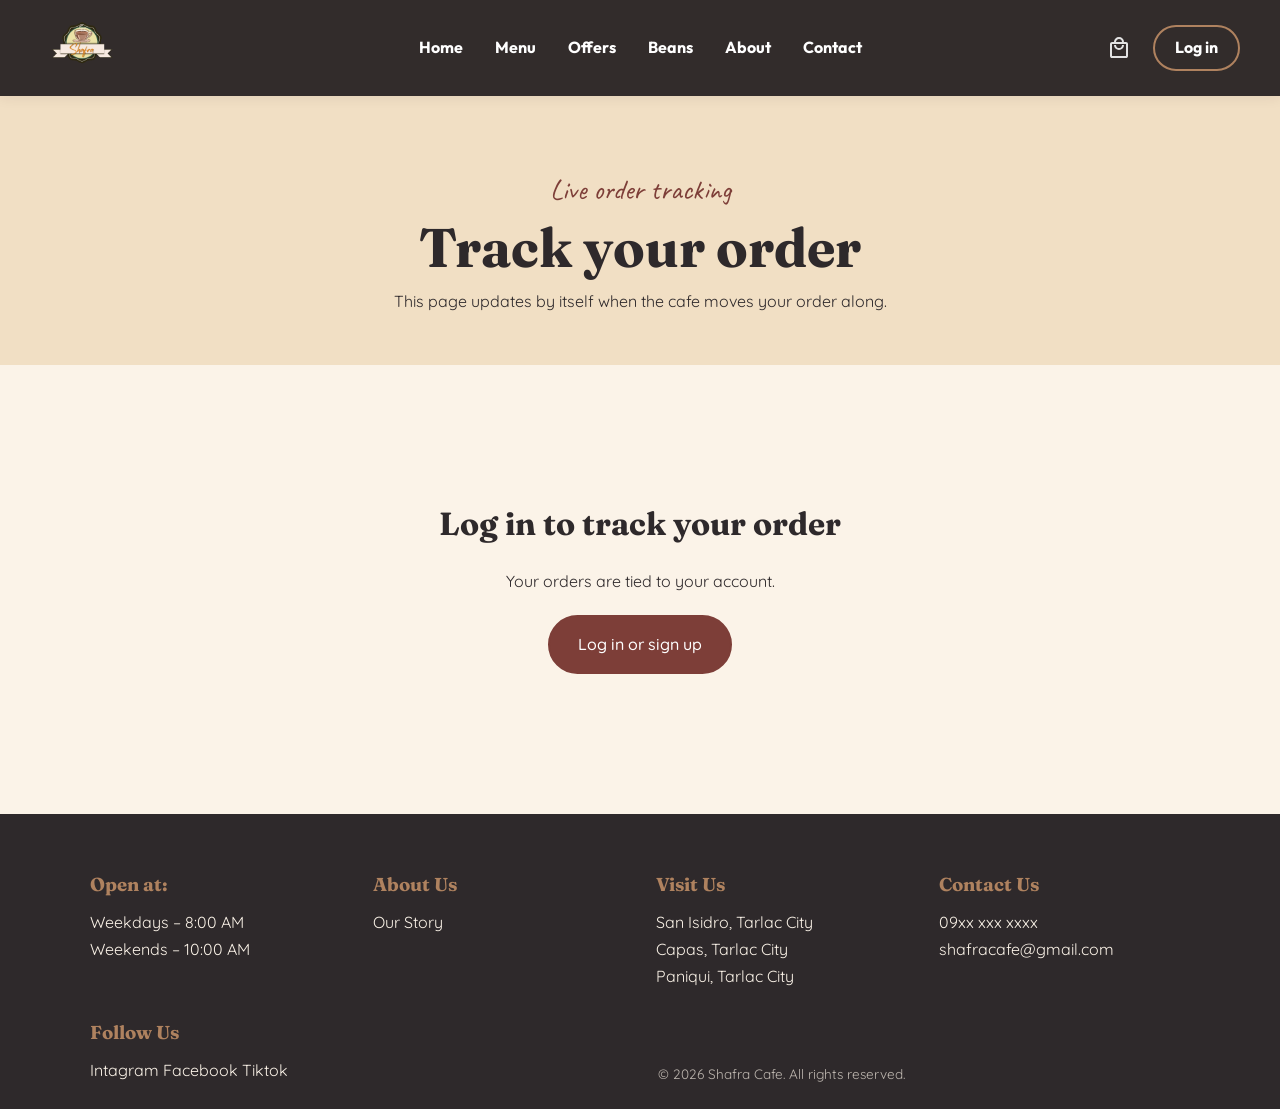
<file: CUSTOMER/track.html>
<!DOCTYPE html>
<html lang="en">

<head>
  <meta charset="UTF-8">
  <meta name="viewport" content="width=device-width, initial-scale=1.0">
  <title>Track Order | Shafra Cafe</title>
  <meta name="description" content="Follow your Shafra order live.">

  <!-- Google Fonts -->
  <link rel="preconnect" href="https://fonts.googleapis.com">
  <link rel="preconnect" href="https://fonts.gstatic.com" crossorigin>
  <link
    href="https://fonts.googleapis.com/css2?family=Caveat:wght@400..700&family=Fraunces:ital,opsz,wght@0,9..144,100..900;1,9..144,100..900&family=Outfit:wght@900&family=Quicksand:wght@300..700&display=swap"
    rel="stylesheet">

  <link rel="stylesheet" href="css/style.css">
  <script src="js/store.js" defer></script>
  <script src="js/script.js" defer></script>
  <script src="js/track.js" defer></script>
</head>

<body>

  <!-- NAVIGATION -->
  <nav>
    <a href="index.html" class="logo" aria-label="Shafra Cafe home"><img src="images/Shafra-Logo.png" alt="Shafra Cafe logo"></a>
    <ul>
      <li><a href="index.html">Home</a></li>
      <li><a href="menu.html">Menu</a></li>
      <li><a href="offers.html">Offers</a></li>
      <li><a href="beans.html">Beans <span id="beansCount" class="cart-count" hidden>0</span></a></li>
      <li><a href="about.html">About</a></li>
      <li><a href="contact.html">Contact</a></li>
    </ul>
    <div class="nav-right">
      <a href="cart.html" class="cart-link" aria-label="Cart"><img src="images/icons/cart.svg" alt=""><span id="cartCount" class="cart-count" hidden>0</span></a>
      <a href="account.html" id="accountLink" class="nav-login">Log in</a>
    </div>
  </nav>

  <main>

    <section class="page-title">
      <p class="tagline">Live order tracking</p>
      <h1>Track your order</h1>
      <p>This page updates by itself when the cafe moves your order along.</p>
    </section>

    <section>
      <div class="container tracker-wrap">

        <div id="trackLoggedOut" class="empty-state" hidden>
          <h2>Log in to track your order</h2>
          <p>Your orders are tied to your account.</p>
          <a href="account.html?next=track.html" class="btn">Log in or sign up</a>
        </div>

        <div id="trackNone" class="empty-state" hidden>
          <h2>No orders to track yet</h2>
          <p>Place an order and you can follow it here.</p>
          <a href="menu.html" class="btn">Browse the menu</a>
        </div>

        <div id="trackView" hidden>
          <label for="trackPick" class="track-pick-label">Order</label>
          <select id="trackPick" class="select"></select>

          <div class="track-card">
            <div class="track-head">
              <div>
                <h2 id="trackId"></h2>
                <p class="small-note" id="trackMeta"></p>
              </div>
              <span class="live-dot" id="liveDot"><i></i> Live</span>
            </div>

            <p class="track-message" id="trackMessage" role="status" aria-live="polite"></p>

            <ol class="stepper" id="stepper"></ol>

            <ul class="order-items" id="trackItems"></ul>
            <p class="small-note" id="trackWhere" hidden></p>
            <p class="order-beans" id="trackBeans"></p>
            <p class="small-note" id="trackUpdated"></p>
          </div>

          <p><a href="account.html" class="link-btn">&larr; Back to my orders</a></p>
        </div>

      </div>
    </section>

    </main>

  <!-- FOOTER -->
  <footer>
    <div class="footer-grid">
      <div>
        <h3>Open at:</h3>
        <p>
          Weekdays &ndash; 8:00 AM<br>
          Weekends &ndash; 10:00 AM
        </p>
      </div>

      <div>
        <h3>About Us</h3>
        <a href="AboutUs.html">Our Story</a>
      </div>

      <div>
        <h3>Visit Us</h3>
        <p>
          San Isidro, Tarlac City<br>
          Capas, Tarlac City<br>
          Paniqui, Tarlac City
        </p>
      </div>

      <div>
        <h3>Contact Us</h3>
        <a href="09xx xxx xxxx">09xx xxx xxxx</a>
        <a href="shafra@gmail.com">shafracafe@gmail.com</a>

      </div>

      <div>
        <h3>Follow Us</h3>
        <a href="">Intagram</a>
        <a href="">Facebook</a>
        <a href="">Tiktok</a>
      </div>

      <p>
      <p class="copyright">&copy; 2026 Shafra Cafe. All rights reserved.</p>
      </p>
  </footer>

</body>
</html>
</file>
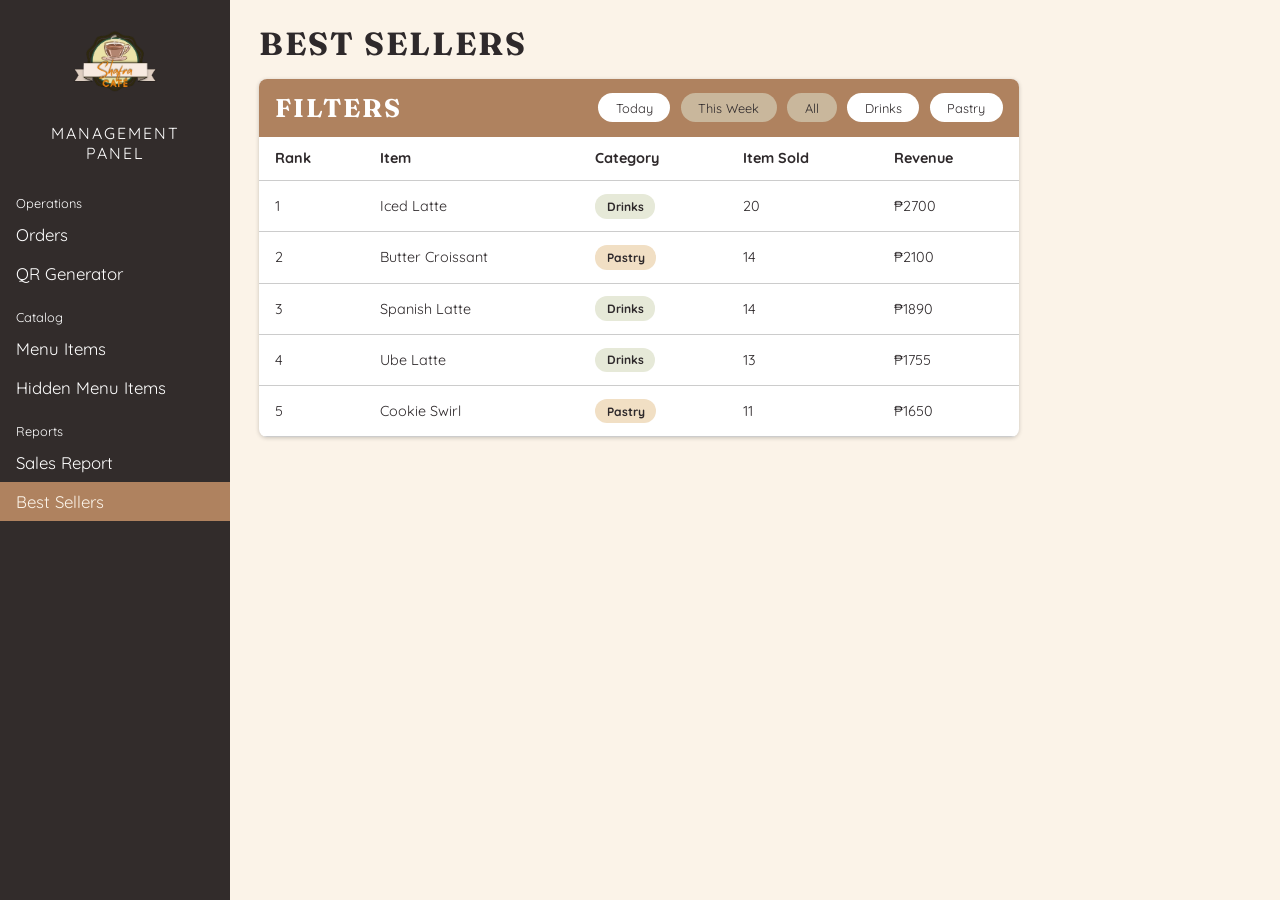
<file: EMPLOYEE/best-sellers.html>
<!DOCTYPE html>
<html lang="en">
    <head>
        <meta charset="UTF-8" />
        <meta name="viewport" content="width=device-width,initial-scale=1" />
        <title>Shafra Cafe | Best Sellers</title>        <link rel="preconnect" href="https://fonts.googleapis.com">
        <link rel="preconnect" href="https://fonts.gstatic.com" crossorigin>
        <link href="https://fonts.googleapis.com/css2?family=Caveat:wght@400..700&family=Fraunces:ital,opsz,wght@0,9..144,100..900;1,9..144,100..900&family=Outfit:wght@900&family=Quicksand:wght@300..700&display=swap" rel="stylesheet">

        <link rel="stylesheet" href="style.css" />
    </head>
    <body data-page="best-sellers">
        <div class="app">
            <aside class="side">
                <div class="logo">
                    <img src="images/shafralogo.png"/>
                    <p>
                        MANAGEMENT
                        <br />
                        PANEL
                    </p>
                </div>
                <small>Operations</small>
                <a href="orders.html">Orders</a>
                <a href="qr-generator.html">QR Generator</a>
                <small>Catalog</small>
                <a href="menu-items.html">Menu Items</a>
                <a href="hidden-menu-items.html">Hidden Menu Items</a>
                <small>Reports</small>
                <a href="sales-report.html">Sales Report</a>
                <a href="best-sellers.html" class="active">Best Sellers</a>
            </aside>
            <main>
                <h1>Best Sellers</h1>
                <div class="card sm">
                    <header>
                        <h2>Filters</h2>
                        <div id="f">
                            <button class="fb" data-t="today">Today</button>
                            <button class="fb on" data-t="week">This Week</button>
                            <button class="fb on" data-c="All">All</button>
                            <button class="fb" data-c="Drinks">Drinks</button>
                            <button class="fb" data-c="Pastry">Pastry</button>
                        </div>
                    </header>
                    <table>
                        <thead>
                            <tr>
                                <th>Rank</th>
                                <th>Item</th>
                                <th>Category</th>
                                <th>Item Sold</th>
                                <th>Revenue</th>
                            </tr>
                        </thead>
                        <tbody id="tableBody"></tbody>
                    </table>
                </div>
            </main>
        </div>
        <script src="script.js"></script>
    </body>
</html>
</file>
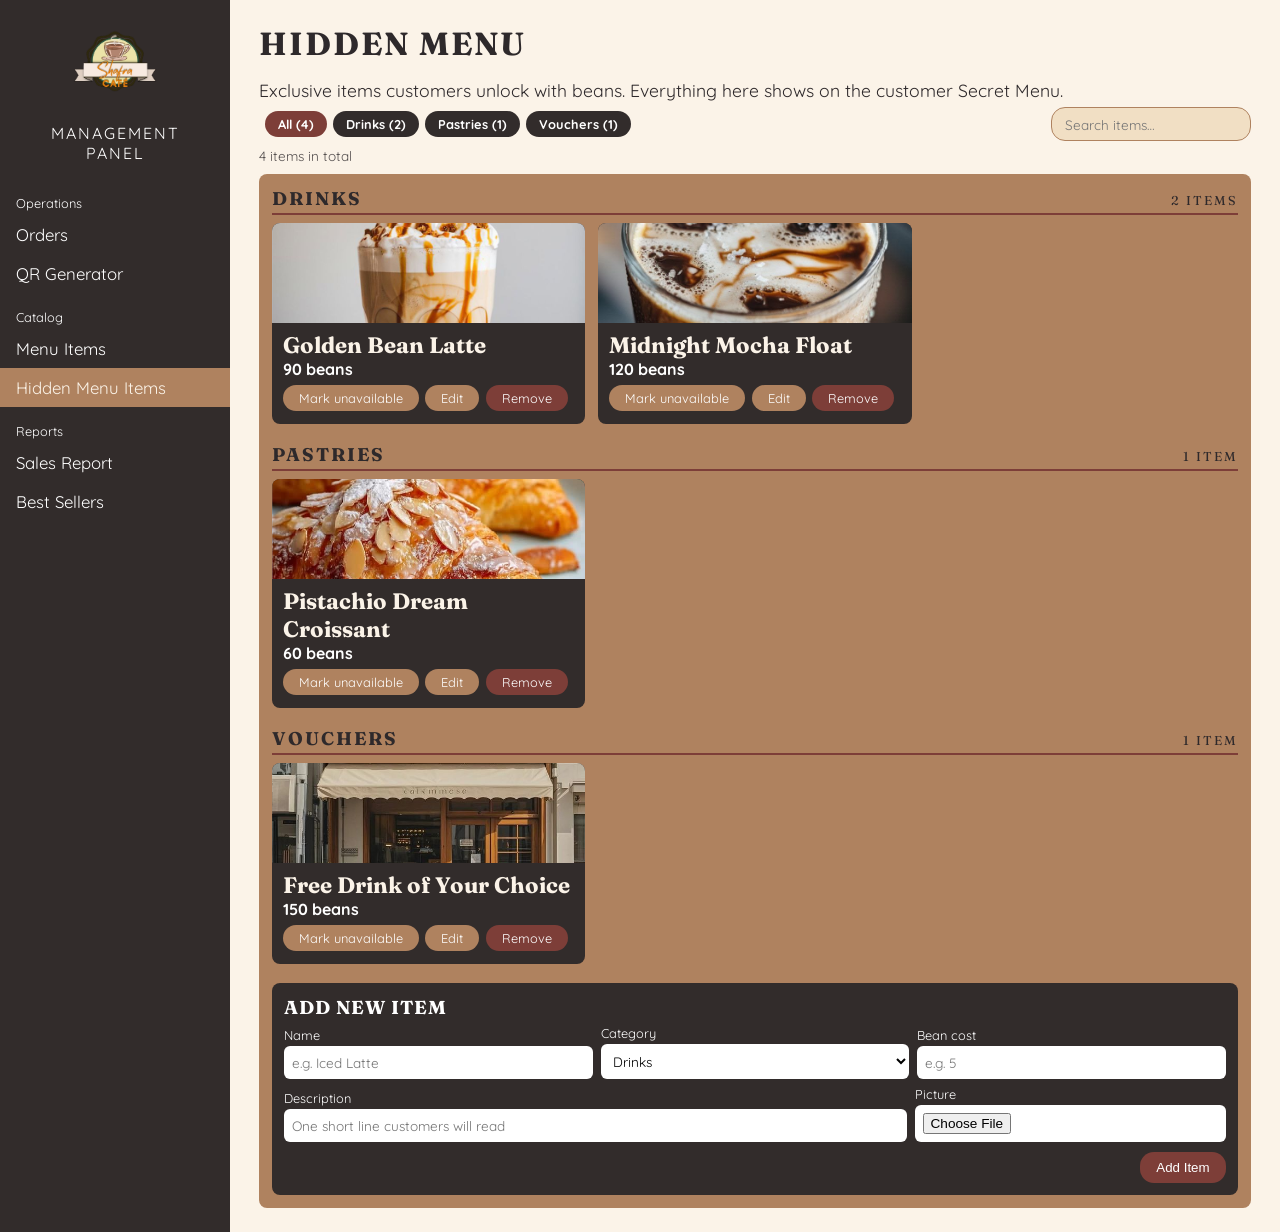
<file: EMPLOYEE/hidden-menu-items.html>
<!DOCTYPE html>
<html lang="en">
    <head>
        <meta charset="UTF-8" />
        <meta name="viewport" content="width=device-width,initial-scale=1" />
        <title>Shafra Cafe | Hidden Menu Items</title>        <link rel="preconnect" href="https://fonts.googleapis.com">
        <link rel="preconnect" href="https://fonts.gstatic.com" crossorigin>
        <link href="https://fonts.googleapis.com/css2?family=Caveat:wght@400..700&family=Fraunces:ital,opsz,wght@0,9..144,100..900;1,9..144,100..900&family=Outfit:wght@900&family=Quicksand:wght@300..700&display=swap" rel="stylesheet">

        <link rel="stylesheet" href="style.css" />
    </head>
    <body data-page="hidden-menu-items">
        <div class="app">
            <aside class="side">
                <div class="logo">
                    <img src="images/shafralogo.png"/>
                    <p>
                        MANAGEMENT
                        <br />
                        PANEL
                    </p>
                </div>
                <small>Operations</small>
                <a href="orders.html">Orders</a>
                <a href="qr-generator.html">QR Generator</a>
                <small>Catalog</small>
                <a href="menu-items.html">Menu Items</a>
                <a href="hidden-menu-items.html" class="active">Hidden Menu Items</a>
                <small>Reports</small>
                <a href="sales-report.html">Sales Report</a>
                <a href="best-sellers.html">Best Sellers</a>
            </aside>
            <main>
                <h1>Hidden Menu</h1>
                <p class="sub">Exclusive items customers unlock with beans. Everything here shows on the customer Secret Menu.</p>
                <div class="toolbar">
                    <div class="pills" id="pills"></div>
                    <input id="search" type="search" placeholder="Search items…" aria-label="Search items" />
                </div>
                <p class="total" id="total"></p>
                <div class="panel-g">
                    <div id="groups"></div>
                    <p class="empty" id="empty" hidden>No items match.</p>
                    <div class="addbox">
                        <h3>Add New Item</h3>
                        <div class="frm">
                            <label>
                                Name
                                <input id="name" placeholder="e.g. Iced Latte" maxlength="60" />
                            </label>
                            <label>
                                Category
                                <select id="category"></select>
                            </label>
                            <label>
                                Bean cost
                                <input id="price" type="number" min="1" step="any" placeholder="e.g. 5" />
                            </label>
                        </div>
                        <div class="frm">
                            <label class="wide">
                                Description
                                <input id="desc" placeholder="One short line customers will read" maxlength="140" />
                            </label>
                            <label>
                                Picture
                                <input id="image" type="file" accept="image/*" />
                            </label>
                            <img id="preview" class="preview" alt="Picture preview" hidden />
                        </div>
                        <div class="addrow">
                            <span id="formMsg" class="form-msg" role="status"></span>
                            <button class="btn" id="add" type="button">Add Item</button>
                        </div>
                    </div>
                </div>
                <dialog id="editDialog" class="edit-dialog">
                    <h3>Edit item</h3>
                    <div class="frm">
                        <label class="wide">Name <input id="eName" maxlength="60" /></label>
                        <label>Category <select id="eCategory"></select></label>
                        <label>Bean cost <input id="ePrice" type="number" min="1" step="any" /></label>
                        <label class="wide">Description <input id="eDesc" maxlength="140" /></label>
                        <label>Replace picture <input id="eImage" type="file" accept="image/*" /></label>
                        <img id="ePreview" class="preview" alt="Current picture" hidden />
                    </div>
                    <p id="eMsg" class="form-msg bad"></p>
                    <div class="addrow">
                        <button class="btn ghost" id="eCancel" type="button">Cancel</button>
                        <button class="btn" id="eSave" type="button">Save changes</button>
                    </div>
                </dialog>
            </main>
        </div>
        <script src="../SHARED/catalog.js"></script>
        <script src="catalog-admin.js"></script>
        <script src="script.js"></script>
    </body>
</html>
</file>
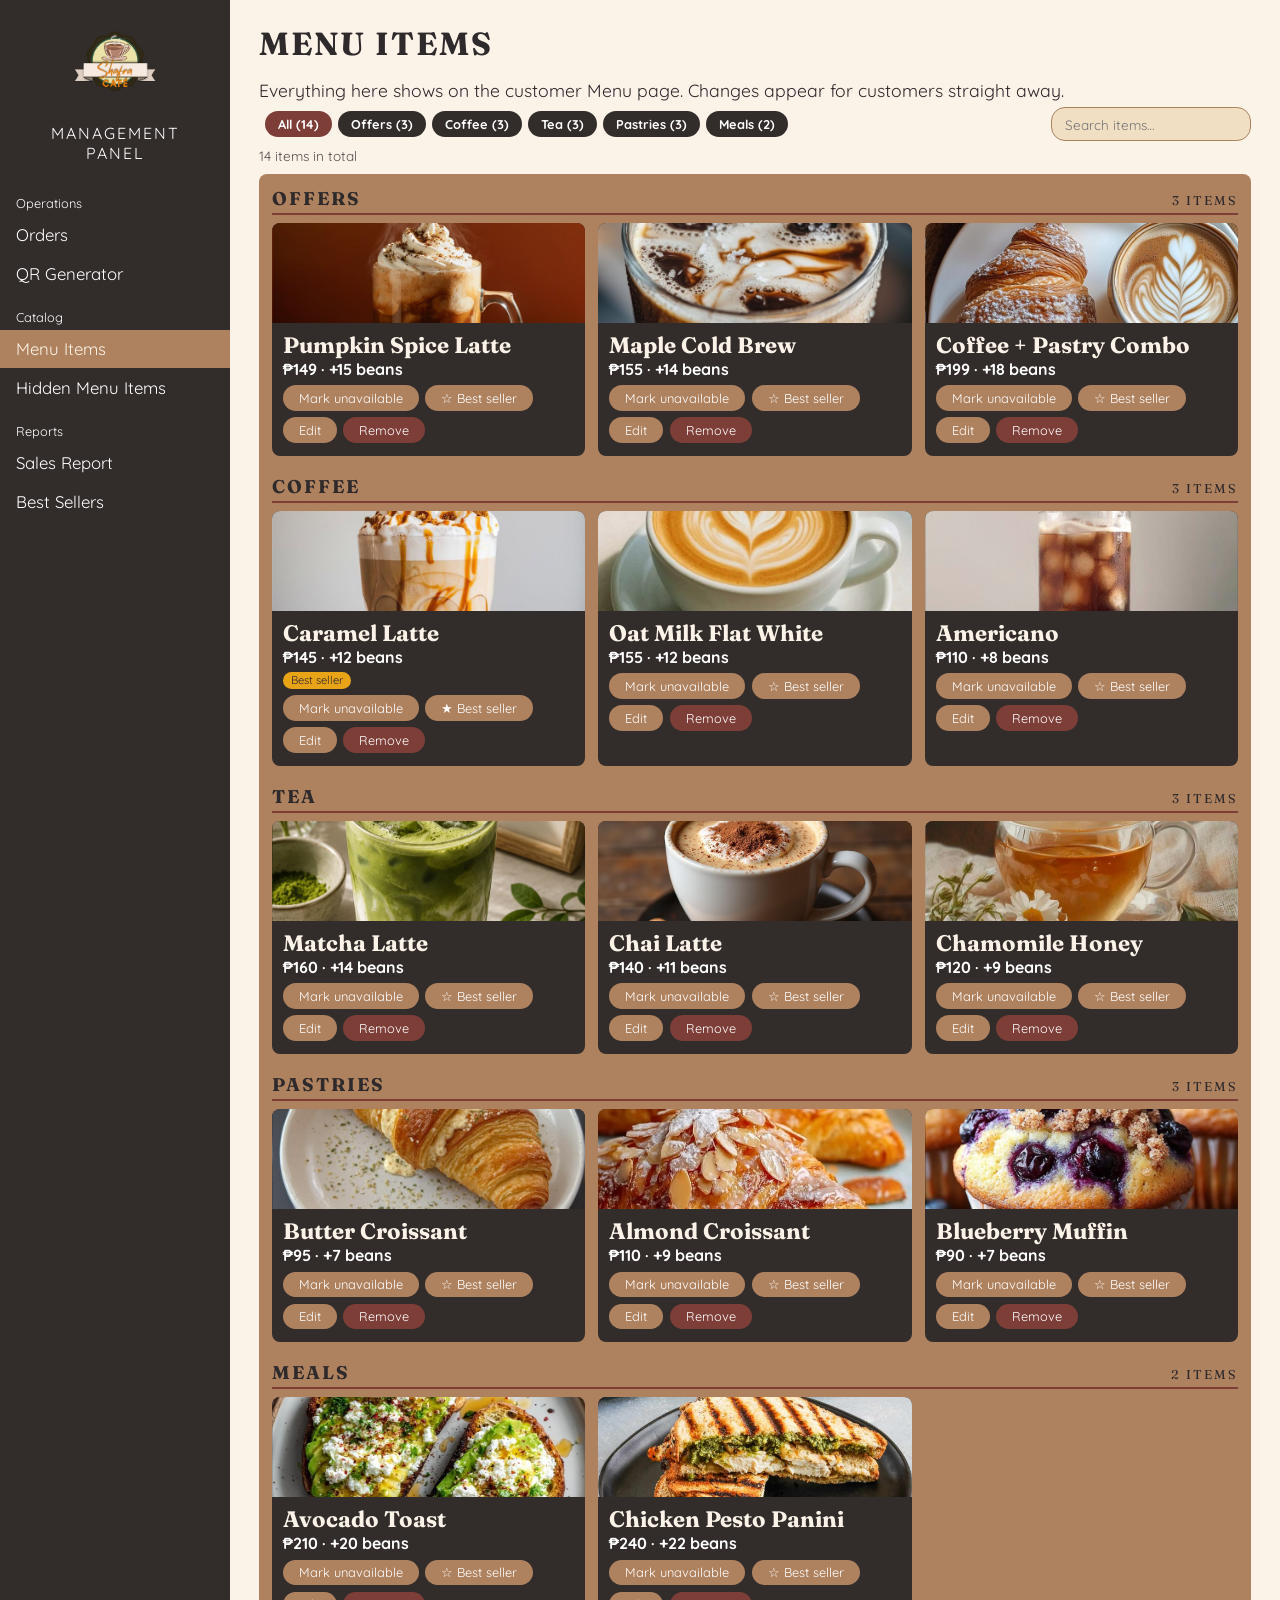
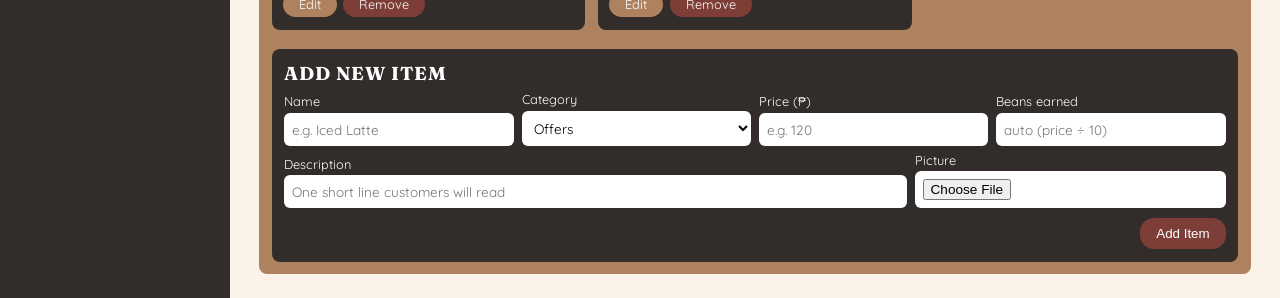
<file: EMPLOYEE/menu-items.html>
<!DOCTYPE html>
<html lang="en">
    <head>
        <meta charset="UTF-8" />
        <meta name="viewport" content="width=device-width,initial-scale=1" />
        <title>Shafra Cafe | Menu Items</title>        <link rel="preconnect" href="https://fonts.googleapis.com">
        <link rel="preconnect" href="https://fonts.gstatic.com" crossorigin>
        <link href="https://fonts.googleapis.com/css2?family=Caveat:wght@400..700&family=Fraunces:ital,opsz,wght@0,9..144,100..900;1,9..144,100..900&family=Outfit:wght@900&family=Quicksand:wght@300..700&display=swap" rel="stylesheet">

        <link rel="stylesheet" href="style.css" />
    </head>
    <body data-page="menu-items">
        <div class="app">
            <aside class="side">
                <div class="logo">
                    <img src="images/shafralogo.png"/>
                    <p>
                        MANAGEMENT
                        <br />
                        PANEL
                    </p>
                </div>
                <small>Operations</small>
                <a href="orders.html">Orders</a>
                <a href="qr-generator.html">QR Generator</a>
                <small>Catalog</small>
                <a href="menu-items.html" class="active">Menu Items</a>
                <a href="hidden-menu-items.html">Hidden Menu Items</a>
                <small>Reports</small>
                <a href="sales-report.html">Sales Report</a>
                <a href="best-sellers.html">Best Sellers</a>
            </aside>
            <main>
                <h1>Menu Items</h1>
                <p class="sub">Everything here shows on the customer Menu page. Changes appear for customers straight away.</p>
                <div class="toolbar">
                    <div class="pills" id="pills"></div>
                    <input id="search" type="search" placeholder="Search items…" aria-label="Search items" />
                </div>
                <p class="total" id="total"></p>
                <div class="panel-g">
                    <div id="groups"></div>
                    <p class="empty" id="empty" hidden>No items match.</p>
                    <div class="addbox">
                        <h3>Add New Item</h3>
                        <div class="frm">
                            <label>
                                Name
                                <input id="name" placeholder="e.g. Iced Latte" maxlength="60" />
                            </label>
                            <label>
                                Category
                                <select id="category"></select>
                            </label>
                            <label>
                                Price (₱)
                                <input id="price" type="number" min="1" step="any" placeholder="e.g. 120" />
                            </label>
                            <label>
                                Beans earned
                                <input id="beans" type="number" min="0" placeholder="auto (price ÷ 10)" />
                            </label>
                        </div>
                        <div class="frm">
                            <label class="wide">
                                Description
                                <input id="desc" placeholder="One short line customers will read" maxlength="140" />
                            </label>
                            <label>
                                Picture
                                <input id="image" type="file" accept="image/*" />
                            </label>
                            <img id="preview" class="preview" alt="Picture preview" hidden />
                        </div>
                        <div class="addrow">
                            <span id="formMsg" class="form-msg" role="status"></span>
                            <button class="btn" id="add" type="button">Add Item</button>
                        </div>
                    </div>
                </div>
                <dialog id="editDialog" class="edit-dialog">
                    <h3>Edit item</h3>
                    <div class="frm">
                        <label class="wide">Name <input id="eName" maxlength="60" /></label>
                        <label>Category <select id="eCategory"></select></label>
                        <label>Price (₱) <input id="ePrice" type="number" min="1" step="any" /></label>
                        <label>Beans earned <input id="eBeans" type="number" min="0" /></label>
                        <label class="wide">Description <input id="eDesc" maxlength="140" /></label>
                        <label>Replace picture <input id="eImage" type="file" accept="image/*" /></label>
                        <img id="ePreview" class="preview" alt="Current picture" hidden />
                    </div>
                    <p id="eMsg" class="form-msg bad"></p>
                    <div class="addrow">
                        <button class="btn ghost" id="eCancel" type="button">Cancel</button>
                        <button class="btn" id="eSave" type="button">Save changes</button>
                    </div>
                </dialog>
            </main>
        </div>
        <script src="../SHARED/catalog.js"></script>
        <script src="catalog-admin.js"></script>
        <script src="script.js"></script>
    </body>
</html>
</file>
<file: CUSTOMER/css/style.css>
/* =========================================================
   Shafra Cafe - style.css
   1. Variables and base
   2. Layout and buttons
   3. Navigation, order button, footer
   4. Home
   5. Menu
   6. Offers
   7. About and Gallery
   8. Contact, forms, events, FAQ, newsletter
   9. Finishing touches
   ========================================================= */

/* ---------- 1. Variables and base ---------- */
:root {
  --color1: #322C2B;
  --color2: #AF8260;
  --espresso: #2E292B;
  --cream: #FBF3E8;
  --foam: #F1DFC4;
  --latte: #AF825F;
  --caramel: #7D3E38;
  --sage: #6F7B55;
  --radius: 16px;
  --shadow: 0 8px 24px rgba(46, 41, 43, .12);
}

* {
  box-sizing: border-box;
  margin: 0;
  padding: 0;
}

body {
  font-family: 'Quicksand', sans-serif;
  background: var(--cream);
  color: var(--espresso);
  line-height: 1.7;
}

h1,
h2,
h3 {
  font-family: 'Fraunces', serif;
  line-height: 1.2;
}

h2 {
  margin-bottom: 24px;
  font-size: 2rem;
}

/* ---------- 2. Layout and buttons ---------- */
section {
  padding: 80px 20px;
}

.container {
  max-width: 1100px;
  margin: 0 auto;
}

.btn {
  display: inline-block;
  padding: 14px 28px;
  background: var(--caramel);
  color: #fff;
  border: 2px solid var(--caramel);
  border-radius: 999px;
  text-decoration: none;
  font-family: inherit;
  font-size: 1rem;
  font-weight: 500;
  cursor: pointer;
  transition: transform .2s, box-shadow .2s;
}

.btn:hover {
  transform: translateY(-2px);
  box-shadow: var(--shadow);
}

.btn-outline {
  background: transparent;
  color: var(--caramel);
}

.tagline {
  font-family: 'Caveat', cursive;
  font-size: 1.8rem;
  color: var(--caramel);
}

.page-title {
  background: var(--foam);
  text-align: center;
  padding: 70px 20px 50px;
}

.page-title h1 {
  font-size: clamp(2.2rem, 5vw, 3.4rem);
  margin-bottom: 8px;
}

/* ---------- 3. Navigation, order button, footer ---------- */
nav {
  position: sticky;
  top: 0;
  z-index: 100;
  display: flex;
  justify-content: center;
  align-items: center;
  padding: 16px 40px;
  background: var(--color1);
  backdrop-filter: blur(6px);
  box-shadow: 0 2px 12px rgba(46, 41, 43, .08);
}

nav .logo img {
  height: 100px;
  width: 100px;
}

nav ul {
  display: flex;
  gap: 32px;
  list-style: none;
}

nav ul a {
  color: white;
  font-family: "Outfit", sans-serif;
  font-weight: 700;
  text-decoration: none;
  padding-bottom: 4px;
  border-bottom: 2px solid transparent;
  transition: border-color .2s;
}

nav ul a:hover,
nav ul a.active {
  border-color: var(--latte);
}

.order-fab {
  position: fixed;
  right: 24px;
  bottom: 24px;
  z-index: 200;
  padding: 14px 24px;
  border-radius: 999px;
  background: var(--caramel);
  color: #fff;
  text-decoration: none;
  font-weight: 500;
  box-shadow: var(--shadow);
}

footer {
  background: var(--espresso);
  color: var(--cream);
  padding: 60px 20px 24px;
}

.footer-grid {
  max-width: 1100px;
  margin: 0 auto;
  display: grid;
  grid-template-columns: repeat(auto-fit, minmax(220px, 1fr));
  gap: 32px;
}

footer h3 {
  color: var(--latte);
  margin-bottom: 12px;
}

footer a {
  color: var(--cream);
  text-decoration: none;
}

footer a:hover {
  color: var(--latte);
}

.copyright {
  text-align: center;
  margin-top: 40px;
  font-size: .85rem;
  opacity: .7;
}

/* ---------- 4. Home ---------- */
.hero {
  min-height: 90vh;
  display: grid;
  place-items: center;
  text-align: center;
  padding: 20px;
  background: var(--caramel);
  color: var(--cream);
}

.hero h1 {
  font-size: clamp(2.4rem, 6vw, 4.5rem);
  margin: 8px 0 12px;
}

.hero .tagline {
  color: var(--latte);
}

.hero .btn {
  background-color: var(--color1);
  margin: 24px 8px 0;
}

.hero .btn-outline {
  color: var(--cream);
  border-color: var(--cream);
}

.offer-banner {
  display: grid;
  grid-template-columns: 1fr 1fr;
  align-items: center;
  gap: 32px;
  background: var(--color2);
  color: #fff;
  border-radius: var(--radius);
  overflow: hidden;
}

.offer-banner img {
  width: 100%;
  height: 100%;
  object-fit: cover;
}

.offer-banner .text {
  padding: 40px;
}

.offer-banner h2 {
  color: var(--caramel);
  margin: 12px 0;
}

.offer-banner .btn {
  margin-top: 16px;
  background: var(--cream);
  color: var(--espresso);
  border-color: var(--cream);
}

.badge {
  display: inline-block;
  background: var(--cream);
  color: var(--color1);
  padding: 4px 14px;
  border-radius: 999px;
  font-size: .8rem;
  font-weight: 500;
}

.info-grid {
  display: grid;
  grid-template-columns: repeat(auto-fit, minmax(240px, 1fr));
  gap: 24px;
}

.info-card {
  background: var(--foam);
  padding: 28px;
  border-radius: var(--radius);
  text-align: center;
  box-shadow: var(--shadow);
}

.info-card .icon {
  font-size: 2rem;
}

.info-card h3 {
  margin: 6px 0;
}

.info-card a {
  color: var(--caramel);
}

.cards {
  display: grid;
  grid-template-columns: repeat(auto-fit, minmax(240px, 1fr));
  gap: 28px;
}

.card {
  position: relative;
  background: #fff;
  border-radius: var(--radius);
  overflow: hidden;
  box-shadow: var(--shadow);
  transition: transform .25s;
}

.card:hover {
  transform: translateY(-6px);
}

.card .img-wrap {
  overflow: hidden;
  height: 200px;
}

.card img {
  width: 100%;
  height: 100%;
  object-fit: cover;
  transition: transform .4s;
}

.card:hover img {
  transform: scale(1.08);
}

.card .body {
  padding: 20px;
}

.card .body h3 {
  margin-bottom: 6px;
}

.price {
  color: var(--caramel);
  font-weight: 500;
}

.ribbon {
  position: absolute;
  top: 14px;
  left: 14px;
  padding: 4px 12px;
  border-radius: 999px;
  font-size: .75rem;
  font-weight: 500;
  color: #fff;
  background: var(--caramel);
  z-index: 1;
}

.ribbon.new {
  background: var(--sage);
}

.story {
  background: var(--foam);
}

.story .container {
  display: grid;
  grid-template-columns: 1fr 1fr;
  gap: 48px;
  align-items: center;
}

.story img {
  width: 100%;
  border-radius: var(--radius);
}

.story h2 {
  margin-top: 4px;
}

.story p {
  margin-bottom: 18px;
}

.review {
  position: relative;
  background: #fff;
  padding: 48px 28px 24px;
  border-radius: var(--radius);
  box-shadow: var(--shadow);
}

.review::before {
  content: '\201C';
  position: absolute;
  top: -8px;
  left: 18px;
  font-family: 'Fraunces', serif;
  font-size: 5rem;
  color: var(--latte);
  opacity: .5;
}

.stars {
  color: var(--caramel);
  letter-spacing: 2px;
}

.review .name {
  color: var(--latte);
  font-weight: 500;
  margin-top: 12px;
}

/* ---------- 5. Menu ---------- */
.menu-category {
  margin-top: 56px;
}

.menu-category h2::after {
  content: '';
  display: block;
  width: 60px;
  height: 3px;
  background: var(--latte);
  margin-top: 10px;
}

.category-tabs {
  display: flex;
  justify-content: center;
  gap: 10px;
  flex-wrap: wrap;
  margin: 20px 0 8px;
}

.category-tabs button {
  width: 9em;
  height: 3em;
  border-radius: 30em;
  font-size: 15px;
  font-family: inherit;
  border: none;
  position: relative;
  overflow: hidden;
  z-index: 1;
  background-color: var(--latte);
  box-shadow: 6px 6px 12px #c5c5c5,
    -6px -6px 12px #ffffff;
}

.category-tabs button::before {
  content: '';
  width: 0;
  height: 3em;
  border-radius: 30em;
  position: absolute;
  top: 0;
  left: 0;
  background-image: linear-gradient(to right, #2E292B 0%, #7D3E38 100%);
  transition: .5s ease;
  display: block;
  z-index: -1;
}

.category-tabs button:hover::before {
  width: 9em;
}

.category-tabs button.active,
.category-tabs button:hover {
  background: var(--latte);
  color: white;
}

.search {
  width: 100%;
  max-width: 420px;
  padding: 12px 20px;
  border: 2px solid var(--latte);
  border-radius: 999px;
  background: #fff;
  font-family: inherit;
  font-size: 1rem;
  color: var(--espresso);
}

.search:focus {
  outline: none;
  box-shadow: 0 0 0 4px rgba(175, 130, 95, .3);
}

.menu-list {
  display: grid;
  grid-template-columns: repeat(auto-fit, minmax(320px, 1fr));
  gap: 12px 56px;
}

.menu-item {
  padding: 14px 0;
}

.menu-item .row {
  display: flex;
  align-items: baseline;
  gap: 8px;
}

.menu-item h3 {
  font-size: 1.15rem;
}

.menu-item .dots {
  flex: 1;
  border-bottom: 2px dotted var(--latte);
}

.menu-item p {
  font-size: .9rem;
  opacity: .75;
}

.tag {
  display: inline-block;
  font-size: .7rem;
  padding: 2px 10px;
  border-radius: 999px;
  margin-left: 6px;
  color: #fff;
  vertical-align: middle;
  font-family: 'Quicksand', sans-serif;
}

.tag.vegan {
  background: var(--sage);
}

.tag.nuts {
  background: var(--caramel);
}

.tag.spicy {
  background: #B3261E;
}

.size-options {
  display: flex;
  gap: 8px;
  margin-top: 8px;
}

.size-options label {
  padding: 4px 14px;
  border: 1.5px solid var(--latte);
  border-radius: 999px;
  font-size: .85rem;
  cursor: pointer;
}

.size-options input {
  display: none;
}

.size-options input:checked+label {
  background: var(--latte);
  color: #fff;
}

.no-results {
  text-align: center;
  margin-top: 40px;
  opacity: .7;
}

/* Limited offers: highlighted block shown first on the menu */
.menu-offers {
  margin-top: 32px;
  padding: 32px;
  border-radius: var(--radius);
  background: linear-gradient(135deg, #F1DFC4, #E3C59F);
  box-shadow: var(--shadow);
}

.menu-offers .badge {
  background: var(--caramel);
  color: #fff;
}

.menu-offers h2 {
  margin-top: 10px;
  margin-bottom: 4px;
}

.menu-offers h2::after {
  background: var(--caramel);
}

.menu-offers .menu-item .dots {
  border-bottom-color: var(--caramel);
}

.menu-offers .menu-item p {
  opacity: .85;
}

.offer-note {
  font-family: 'Caveat', cursive;
  font-size: 1.4rem;
  color: var(--espresso);
  margin-bottom: 16px;
}

.offer-note a {
  color: var(--caramel);
}

.tag.limited {
  background: var(--caramel);
}

.tag.new {
  background: var(--sage);
}

.category-tabs button.offers-tab {
  border: none;
  background-color: var(--caramel);   /* not selected: caramel */
  color: #fff;
}

/* on hover a latte-to-light gradient slides in */
.category-tabs button.offers-tab::before {
  content: '';
  width: 0;
  height: 3em;
  border-radius: 30em;
  position: absolute;
  top: 0;
  left: 0;
  background-image: linear-gradient(to right, #AF825F 0%, #F1DFC4 100%);
  transition: .5s ease;
  display: block;
  z-index: -1;
}

.category-tabs button.offers-tab:hover {
  background-color: var(--caramel);
  color: var(--espresso);
}

.category-tabs button.offers-tab:hover::before {
  width: 9em;
}

/* selected: the same latte as the other selected tabs */
.category-tabs button.offers-tab.active {
  background-color: var(--latte);
  color: #fff;
}

/* ---------- 6. Offers ---------- */
.season-autumn {
  background: linear-gradient(135deg, #F1DFC4, #E3C59F);
}

.season-christmas {
  background: linear-gradient(135deg, #2F4F3A, #4D7A5A);
  color: #fff;
}

.season-title {
  font-size: clamp(2rem, 5vw, 3.2rem);
  text-align: center;
  margin-bottom: 16px;
}

.old-price {
  text-decoration: line-through;
  opacity: .5;
  margin-right: 8px;
}

.until {
  font-family: 'Caveat', cursive;
  font-size: 1.3rem;
  color: var(--sage);
}

.countdown {
  display: flex;
  justify-content: center;
  gap: 16px;
  flex-wrap: wrap;
}

.countdown div {
  min-width: 80px;
  padding: 16px 12px;
  text-align: center;
  background: var(--espresso);
  color: var(--cream);
  border-radius: var(--radius);
}

.countdown .num {
  display: block;
  font-family: 'Fraunces', serif;
  font-size: 2rem;
}

.countdown .label {
  font-size: .75rem;
  text-transform: uppercase;
  letter-spacing: 1px;
  color: var(--latte);
}

.coupon {
  border: 2px dashed var(--latte);
  background: #fff;
  border-radius: var(--radius);
  padding: 24px 28px;
  text-align: center;
}

.coupon .big {
  font-family: 'Fraunces', serif;
  font-size: 2.4rem;
  color: var(--caramel);
}

.coming-soon img {
  filter: blur(3px) grayscale(.4);
}

.coming-soon {
  opacity: .85;
}

.coming-soon::after {
  content: 'Coming soon';
  position: absolute;
  inset: 0;
  display: grid;
  place-items: center;
  font-family: 'Caveat', cursive;
  font-size: 2rem;
  color: var(--espresso);
  background: rgba(251, 243, 232, .55);
}

/* ---------- 7. About and Gallery ---------- */
.about-grid {
  display: grid;
  grid-template-columns: 1.2fr 1fr;
  gap: 56px;
  align-items: start;
}

.about-text p {
  max-width: 62ch;
  margin-bottom: 18px;
}

.about-text .lead {
  font-size: 1.25rem;
}

.about-grid img {
  width: 100%;
  border-radius: var(--radius);
  box-shadow: var(--shadow);
}

.pull-quote {
  border-left: 4px solid var(--latte);
  padding-left: 20px;
  font-family: 'Fraunces', serif;
  font-size: 1.5rem;
  font-style: italic;
  margin: 28px 0;
}

.team {
  display: grid;
  grid-template-columns: repeat(auto-fit, minmax(180px, 1fr));
  gap: 32px;
  text-align: center;
}

.team img {
  width: 140px;
  height: 140px;
  object-fit: cover;
  border-radius: 50%;
  border: 4px solid var(--latte);
  transition: transform .3s;
  margin: 0 auto 12px;
}

.team .member:hover img {
  transform: scale(1.06);
}

.team .role {
  font-size: .85rem;
  color: var(--sage);
}

.values {
  display: grid;
  grid-template-columns: repeat(auto-fit, minmax(220px, 1fr));
  gap: 28px;
  text-align: center;
}

.values .icon {
  width: 70px;
  height: 70px;
  margin: 0 auto 14px;
  display: grid;
  place-items: center;
  font-size: 1.8rem;
  background: var(--foam);
  border-radius: 50%;
}

.gallery {
  display: grid;
  grid-template-columns: repeat(auto-fill, minmax(240px, 1fr));
  grid-auto-rows: 240px;
  gap: 14px;
}

.gallery .item {
  position: relative;
  overflow: hidden;
  border-radius: 12px;
  cursor: zoom-in;
}

.gallery .item.wide {
  grid-column: span 2;
}

.gallery img {
  width: 100%;
  height: 100%;
  object-fit: cover;
  transition: transform .4s;
}

.gallery .item:hover img {
  transform: scale(1.08);
}

.gallery .caption {
  position: absolute;
  inset: auto 0 0 0;
  padding: 14px;
  color: #fff;
  background: linear-gradient(transparent, rgba(46, 41, 43, .85));
  opacity: 0;
  transition: opacity .3s;
}

.gallery .item:hover .caption {
  opacity: 1;
}

.lightbox {
  position: fixed;
  inset: 0;
  background: rgba(0, 0, 0, .85);
  display: grid;
  place-items: center;
  z-index: 500;
  cursor: zoom-out;
}

.lightbox img {
  max-width: 90vw;
  max-height: 85vh;
  border-radius: 12px;
}

/* ---------- 8. Contact, forms, events, FAQ, newsletter ---------- */
.contact-grid {
  display: grid;
  grid-template-columns: 1fr 1fr;
  gap: 32px;
}

.map iframe {
  width: 100%;
  height: 100%;
  min-height: 320px;
  border: 0;
  border-radius: var(--radius);
  box-shadow: var(--shadow);
}

.contact-info {
  background: var(--foam);
  padding: 32px;
  border-radius: var(--radius);
}

.contact-info h2 {
  font-size: 1.5rem;
}

.contact-info p {
  margin-bottom: 14px;
}

.contact-info a {
  color: var(--caramel);
}

.hours {
  width: 100%;
  border-collapse: collapse;
}

.hours td {
  padding: 10px 0;
  border-bottom: 1px solid rgba(46, 41, 43, .12);
}

.hours td:last-child {
  text-align: right;
}

.hours tr.today {
  background: rgba(175, 130, 95, .2);
  font-weight: 500;
}

.form {
  background: #fff;
  padding: 36px;
  border-radius: var(--radius);
  box-shadow: var(--shadow);
  display: grid;
  gap: 18px;
}

.form label {
  font-size: .9rem;
  font-weight: 500;
  display: block;
  margin-bottom: 4px;
}

.form input,
.form textarea,
.form select {
  width: 100%;
  padding: 12px 16px;
  border: 1.5px solid #e2d5c3;
  border-radius: 12px;
  font-family: inherit;
  font-size: 1rem;
  background: var(--cream);
  color: var(--espresso);
}

.form input:focus,
.form textarea:focus,
.form select:focus {
  outline: none;
  border-color: var(--caramel);
  box-shadow: 0 0 0 4px rgba(125, 62, 56, .15);
}

.form textarea {
  min-height: 130px;
  resize: vertical;
}

.form .row-3 {
  display: grid;
  grid-template-columns: repeat(3, 1fr);
  gap: 14px;
}

.form .btn {
  width: 100%;
}

.form-message {
  color: var(--sage);
  font-weight: 500;
  text-align: center;
}

.form-message.error {
  color: #B3261E;
}

.two-forms {
  display: grid;
  grid-template-columns: 1fr 1fr;
  gap: 32px;
  align-items: start;
}

.event {
  display: flex;
  gap: 20px;
  align-items: center;
  background: #fff;
  padding: 20px;
  border-radius: var(--radius);
  box-shadow: var(--shadow);
  margin-bottom: 18px;
}

.event .date {
  min-width: 72px;
  text-align: center;
  background: var(--caramel);
  color: #fff;
  border-radius: 12px;
  padding: 10px 6px;
}

.event .date .day {
  display: block;
  font-family: 'Fraunces', serif;
  font-size: 1.8rem;
  line-height: 1;
}

.event .date .month {
  font-size: .75rem;
  text-transform: uppercase;
  letter-spacing: 1px;
}

.event h3 {
  font-size: 1.2rem;
}

.event p {
  font-size: .9rem;
  opacity: .8;
}

details {
  border-bottom: 1px solid rgba(46, 41, 43, .15);
  padding: 16px 0;
}

summary {
  cursor: pointer;
  font-weight: 500;
  list-style: none;
  display: flex;
  justify-content: space-between;
}

summary::-webkit-details-marker {
  display: none;
}

summary::after {
  content: '+';
  color: var(--caramel);
  font-size: 1.4rem;
}

details[open] summary::after {
  content: '\2212';
}

details p {
  margin-top: 10px;
  opacity: .85;
}

.newsletter {
  background: var(--espresso);
  color: var(--cream);
  text-align: center;
}

.newsletter h2 {
  margin-bottom: 8px;
}

.newsletter form {
  display: flex;
  justify-content: center;
  max-width: 480px;
  margin: 20px auto 0;
}

.newsletter input {
  flex: 1;
  padding: 14px 20px;
  border: 0;
  border-radius: 999px 0 0 999px;
  font-family: inherit;
  font-size: 1rem;
}

.newsletter button {
  padding: 14px 24px;
  border: 0;
  border-radius: 0 999px 999px 0;
  background: var(--caramel);
  color: #fff;
  cursor: pointer;
  font-family: inherit;
  font-size: 1rem;
}

.newsletter .form-message {
  color: var(--latte);
  margin-top: 12px;
}

/* ---------- 9. Finishing touches ---------- */
html {
  scroll-behavior: smooth;
}

img {
  max-width: 100%;
  display: block;
}

::selection {
  background: var(--latte);
  color: #fff;
}

:focus-visible {
  outline: 3px solid var(--caramel);
  outline-offset: 3px;
}

/* ---------- Phones and small screens ---------- */
@media (max-width: 800px) {

  .about-grid,
  .contact-grid,
  .two-forms {
    grid-template-columns: 1fr;
  }
}

@media (max-width: 700px) {
  nav {
    flex-direction: column;
    gap: 10px;
    padding: 12px;
  }

  nav ul {
    gap: 16px;
    flex-wrap: wrap;
    justify-content: center;
  }

  section {
    padding: 56px 16px;
  }

  .offer-banner,
  .story .container {
    grid-template-columns: 1fr;
  }

  .offer-banner .text {
    padding: 28px;
  }

  .gallery .item.wide {
    grid-column: span 1;
  }

  .menu-list {
    grid-template-columns: 1fr;
  }
}

@media (max-width: 600px) {
  .form .row-3 {
    grid-template-columns: 1fr;
  }
}

/* =========================================================
   10. Item pop-up, cart, account, reviews
   ========================================================= */

/* The "hidden" attribute must always win, even on grid/flex elements */
[hidden] {
  display: none !important;
}

/* Nav: cart count and login link */
nav ul {
  align-items: center;
}

.cart-count {
  display: inline-block;
  min-width: 20px;
  margin-left: 4px;
  padding: 0 6px;
  border-radius: 999px;
  background: var(--caramel);
  color: #fff;
  font-size: .75rem;
  line-height: 20px;
  text-align: center;
}

/* Menu items are now tappable */
.menu-item[data-id] {
  cursor: pointer;
  padding: 14px;
  margin: 0 -14px;
  border-radius: 12px;
  transition: background .2s;
}

.menu-item[data-id]:hover,
.menu-item[data-id]:focus-visible {
  background: rgba(175, 130, 95, .18);
}

.view-hint {
  display: inline-block;
  margin-top: 4px;
  font-size: .8rem;
  font-weight: 500;
  color: var(--caramel);
}

/* Item pop-up (<dialog>) */
dialog.item-dialog {
  border: 0;
  border-radius: var(--radius);
  padding: 0;
  width: min(560px, 94vw);
  max-height: 92vh;
  overflow: auto;
  background: var(--cream);
  color: var(--espresso);
  box-shadow: 0 20px 60px rgba(0, 0, 0, .35);
  margin: auto;
}

dialog.item-dialog::backdrop {
  background: rgba(46, 41, 43, .6);
}

.dialog-close {
  position: absolute;
  top: 12px;
  right: 12px;
  z-index: 2;
  width: 40px;
  height: 40px;
  border: 0;
  border-radius: 50%;
  background: rgba(255, 255, 255, .92);
  color: var(--espresso);
  font-size: 1.5rem;
  line-height: 1;
  cursor: pointer;
}

.dialog-img img {
  width: 100%;
  height: 240px;
  object-fit: cover;
}

.dialog-body {
  padding: 24px 28px 28px;
}

.dialog-body h2 {
  margin: 4px 0 6px;
  font-size: 1.8rem;
}

.dialog-body h3 {
  margin: 22px 0 8px;
  font-family: 'Quicksand', sans-serif;
  font-size: .95rem;
  font-weight: 500;
  text-transform: uppercase;
  letter-spacing: .5px;
  color: var(--sage);
}

.dialog-body .price {
  font-size: 1.2rem;
}

.allergens {
  margin-top: 6px;
  font-size: .85rem;
  opacity: .8;
}

.note {
  width: 100%;
  min-height: 70px;
  padding: 12px 16px;
  border: 1.5px solid #e2d5c3;
  border-radius: 12px;
  background: #fff;
  font-family: inherit;
  font-size: .95rem;
  color: var(--espresso);
  resize: vertical;
}

.chips {
  display: flex;
  gap: 8px;
  flex-wrap: wrap;
}

.chip-option input {
  position: absolute;
  opacity: 0;
  width: 0;
  height: 0;
}

.chip-option span {
  display: inline-block;
  padding: 7px 18px;
  border: 1.5px solid var(--latte);
  border-radius: 999px;
  font-size: .9rem;
  cursor: pointer;
}

.chip-option input:checked+span {
  background: var(--latte);
  color: #fff;
}

.chip-option input:focus-visible+span {
  outline: 3px solid var(--caramel);
  outline-offset: 2px;
}

.addon-list label {
  display: flex;
  justify-content: space-between;
  gap: 12px;
  padding: 10px 0;
  border-bottom: 1px solid rgba(46, 41, 43, .1);
  cursor: pointer;
  font-size: .95rem;
}

.dialog-footer {
  display: flex;
  align-items: center;
  justify-content: space-between;
  gap: 16px;
  flex-wrap: wrap;
  margin-top: 26px;
}

.dialog-footer .btn {
  flex: 1;
  min-width: 200px;
}

/* Quantity stepper (pop-up and cart) */
.qty {
  display: inline-flex;
  align-items: center;
  gap: 12px;
  margin-top: 10px;
}

.qty button {
  width: 36px;
  height: 36px;
  border: 1.5px solid var(--latte);
  border-radius: 50%;
  background: #fff;
  color: var(--espresso);
  font-size: 1.2rem;
  line-height: 1;
  cursor: pointer;
}

.qty button:hover {
  background: var(--latte);
  color: #fff;
}

.dialog-footer .qty {
  margin-top: 0;
}

/* Small message at the bottom of the screen */
.toast {
  position: fixed;
  left: 50%;
  bottom: 90px;
  z-index: 600;
  transform: translateX(-50%);
  max-width: 90vw;
  padding: 12px 22px;
  border-radius: 999px;
  background: var(--espresso);
  color: var(--cream);
  box-shadow: var(--shadow);
  font-size: .95rem;
  text-align: center;
}

/* Cart page */
.cart-layout {
  display: grid;
  grid-template-columns: 1.6fr 1fr;
  gap: 32px;
  align-items: start;
}

.cart-line {
  display: grid;
  grid-template-columns: 80px 1fr auto;
  gap: 16px;
  align-items: center;
  margin-bottom: 16px;
  padding: 16px;
  border-radius: var(--radius);
  background: #fff;
  box-shadow: var(--shadow);
}

.cart-line img {
  width: 80px;
  height: 80px;
  object-fit: cover;
  border-radius: 12px;
}

.cart-line h3 {
  font-size: 1.1rem;
}

.cart-line .meta {
  font-size: .85rem;
  opacity: .75;
}

.line-total {
  display: grid;
  justify-items: end;
  gap: 6px;
}

.cart-summary {
  position: sticky;
  top: 100px;
  padding: 28px;
  border-radius: var(--radius);
  background: var(--foam);
}

.cart-summary h2 {
  font-size: 1.5rem;
}

.summary-row {
  display: flex;
  justify-content: space-between;
  margin-bottom: 10px;
}

.summary-total {
  padding-top: 12px;
  border-top: 1px solid rgba(46, 41, 43, .15);
  font-family: 'Fraunces', serif;
  font-size: 1.4rem;
}

.cart-summary label {
  display: block;
  margin-top: 12px;
  font-size: .9rem;
  font-weight: 500;
}

.select {
  width: 100%;
  margin: 6px 0 18px;
  padding: 12px 16px;
  border: 1.5px solid #e2d5c3;
  border-radius: 12px;
  background: #fff;
  font-family: inherit;
  font-size: 1rem;
  color: var(--espresso);
}

.cart-summary .btn {
  width: 100%;
}

.link-btn {
  padding: 0;
  border: 0;
  background: none;
  color: var(--caramel);
  font: inherit;
  font-size: .85rem;
  text-decoration: underline;
  cursor: pointer;
}

.small-note {
  margin-top: 8px;
  font-size: .85rem;
  opacity: .75;
}

.empty-state {
  padding: 60px 20px;
  text-align: center;
}

.empty-state p {
  margin-bottom: 20px;
}

/* Account page */
.auth-card {
  max-width: 460px;
  margin: 0 auto;
}

.demo-note {
  margin-bottom: 24px;
  padding: 12px 16px;
  border-left: 4px solid var(--latte);
  border-radius: 8px;
  background: var(--foam);
  font-size: .85rem;
}

.auth-tabs {
  display: flex;
  justify-content: center;
  gap: 8px;
  margin-bottom: 24px;
}

.auth-tabs button {
  padding: 8px 24px;
  border: 2px solid var(--latte);
  border-radius: 999px;
  background: transparent;
  color: var(--espresso);
  font-family: inherit;
  font-size: .95rem;
  cursor: pointer;
}

.auth-tabs button.active {
  background: var(--latte);
  color: #fff;
}

.member-bar {
  display: flex;
  justify-content: space-between;
  align-items: center;
  flex-wrap: wrap;
  gap: 12px;
  margin-bottom: 32px;
}

.member-bar h2 {
  margin-bottom: 0;
}

.order-card {
  margin-bottom: 20px;
  padding: 24px;
  border-radius: var(--radius);
  background: #fff;
  box-shadow: var(--shadow);
}

.order-head {
  display: flex;
  justify-content: space-between;
  align-items: center;
  flex-wrap: wrap;
  gap: 8px;
}

.status {
  padding: 3px 14px;
  border-radius: 999px;
  background: var(--latte);
  color: #fff;
  font-size: .8rem;
  font-weight: 500;
}

.status.received {
  background: var(--sage);
}

.order-items {
  margin: 12px 0 16px;
  list-style: none;
  font-size: .95rem;
}

.order-items li {
  padding: 3px 0;
}

/* Reviews: star rating (tap a star) */
.review-box {
  margin-top: 18px;
  padding-top: 16px;
  border-top: 1px dashed var(--latte);
}

.review-form h4 {
  margin-bottom: 6px;
  font-family: 'Quicksand', sans-serif;
  font-size: 1rem;
}

.star-rating {
  display: inline-flex;
  flex-direction: row-reverse;
  justify-content: flex-end;
  margin-bottom: 10px;
}

.star-rating input {
  position: absolute;
  opacity: 0;
  width: 0;
  height: 0;
}

.star-rating label {
  padding: 0 3px;
  color: #d9c9b5;
  font-size: 2.3rem;
  line-height: 1.1;
  cursor: pointer;
  transition: color .15s, transform .15s;
}

.star-rating label:hover,
.star-rating label:hover~label,
.star-rating input:checked~label {
  color: #E8A317;
}

.star-rating label:hover {
  transform: scale(1.15);
}

.star-rating input:focus-visible+label {
  outline: 3px solid var(--caramel);
  border-radius: 6px;
}

.review-form textarea {
  display: block;
  width: 100%;
  min-height: 90px;
  margin-bottom: 12px;
  padding: 12px 16px;
  border: 1.5px solid #e2d5c3;
  border-radius: 12px;
  background: var(--cream);
  font-family: inherit;
  font-size: 1rem;
  color: var(--espresso);
  resize: vertical;
}

.review .verified {
  margin-top: 4px;
  font-size: .75rem;
  color: var(--sage);
}

.reviews-cta {
  margin-top: 28px;
  text-align: center;
  font-size: .95rem;
}

.reviews-cta a {
  color: var(--caramel);
}

@media (max-width: 800px) {
  .cart-layout {
    grid-template-columns: 1fr;
  }

  .cart-summary {
    position: static;
  }
}

@media (max-width: 500px) {
  .cart-line {
    grid-template-columns: 64px 1fr;
  }

  .cart-line img {
    width: 64px;
    height: 64px;
  }

  .line-total {
    grid-column: 1 / -1;
    display: flex;
    justify-content: space-between;
    align-items: center;
  }
}

.addon-list input[type="checkbox"] {
  accent-color: var(--caramel);
  width: 16px;
  height: 16px;
  vertical-align: -2px;
}

/* =========================================================
   11. Beans, secret menu
   ========================================================= */

/* The little coffee-bean icon (pure CSS, works everywhere) */
.bean-icon {
  position: relative;
  display: inline-block;
  width: .7em;
  height: 1em;
  margin-right: .3em;
  vertical-align: -.12em;
  border-radius: 50% 50% 50% 50% / 55% 55% 45% 45%;
  background: #6F4E37;
  transform: rotate(25deg);
}

.bean-icon::after {
  content: '';
  position: absolute;
  left: 50%;
  top: 10%;
  bottom: 10%;
  width: 2px;
  margin-left: -1px;
  border-radius: 2px;
  background: var(--cream);
  transform: rotate(-14deg);
}

.bean-icon.large {
  font-size: 2.2rem;
  margin-right: .2em;
}

/* Beans on the menu */
.item-foot {
  display: flex;
  justify-content: space-between;
  align-items: center;
  flex-wrap: wrap;
  gap: 6px 12px;
  margin-top: 4px;
}

.item-foot .view-hint {
  margin-top: 0;
}

.beans-badge {
  display: inline-flex;
  align-items: center;
  padding: 2px 10px;
  border: 1px solid var(--latte);
  border-radius: 999px;
  background: var(--cream);
  color: var(--espresso);
  font-size: .78rem;
  font-weight: 500;
}

.beans-line {
  display: flex;
  align-items: center;
  margin: 6px 0 12px;
  font-weight: 500;
}

/* Nav: tabs and bean count */
.category-tabs a.secret-tab {
  padding: 8px 20px;
  border: 2px solid #AF825F;
  border-radius: 999px;
  background: var(--espresso);
  color: #E3C59F;
  font-size: .95rem;
  text-decoration: none;
}

.category-tabs a.secret-tab:hover {
  background: #4A3A36;
}

/* Secret menu */
.secret-menu {
  margin-top: 32px;
  padding: 36px;
  border: 2px solid #AF825F;
  border-radius: var(--radius);
  background: linear-gradient(135deg, #2E292B, #4A3A36);
  color: var(--cream);
  box-shadow: var(--shadow);
}

.secret-menu .badge {
  background: #E3C59F;
  color: var(--espresso);
}

.secret-menu h2 {
  margin: 10px 0 8px;
  color: #E3C59F;
}

.secret-menu p {
  max-width: 62ch;
}

.secret-menu a {
  color: #E3C59F;
}

.secret-balance {
  margin: 12px 0 4px;
  font-size: .95rem;
}

.secret-grid {
  display: grid;
  grid-template-columns: repeat(auto-fit, minmax(230px, 1fr));
  gap: 20px;
  margin-top: 24px;
}

.secret-card {
  display: flex;
  flex-direction: column;
  overflow: hidden;
  border-radius: var(--radius);
  background: var(--cream);
  color: var(--espresso);
}

.secret-card img {
  width: 100%;
  height: 150px;
  object-fit: cover;
}

.secret-card .body {
  display: flex;
  flex-direction: column;
  flex: 1;
  gap: 6px;
  padding: 16px;
}

.secret-card h3 {
  font-size: 1.15rem;
}

.secret-card p {
  font-size: .9rem;
  opacity: .85;
}

.secret-foot {
  display: flex;
  flex-direction: column;
  gap: 10px;
  margin-top: auto;
  padding-top: 8px;
}

.cost {
  font-weight: 500;
  color: var(--caramel);
}

.secret-card .btn {
  width: 100%;
  padding: 10px 16px;
  font-size: .9rem;
}

.secret-card .btn[disabled] {
  opacity: .55;
  cursor: not-allowed;
  transform: none;
  box-shadow: none;
}

/* Beans page */
.bean-cards {
  display: grid;
  grid-template-columns: repeat(auto-fit, minmax(260px, 1fr));
  gap: 24px;
}

.bean-card {
  padding: 28px;
  border-radius: var(--radius);
  background: #fff;
  box-shadow: var(--shadow);
}

.bean-card h2 {
  font-size: 1.5rem;
}

.bean-card .label {
  font-size: .8rem;
  font-weight: 500;
  letter-spacing: 1px;
  text-transform: uppercase;
  color: var(--sage);
}

.bean-card .big {
  margin: 6px 0;
  font-family: 'Fraunces', serif;
  font-size: 2.8rem;
  line-height: 1.1;
}

.streak-dots {
  display: flex;
  gap: 10px;
  margin: 12px 0;
}

.streak-dots span {
  width: 28px;
  height: 28px;
  border: 2px solid var(--latte);
  border-radius: 50%;
}

.streak-dots span.filled {
  border-color: var(--caramel);
  background: var(--caramel);
}

.bean-history {
  list-style: none;
}

.bean-history li {
  display: flex;
  justify-content: space-between;
  gap: 16px;
  padding: 12px 0;
  border-bottom: 1px solid rgba(46, 41, 43, .12);
  font-size: .95rem;
}

.hist-amount {
  font-weight: 500;
  white-space: nowrap;
}

.hist-amount.plus {
  color: var(--sage);
}

.hist-amount.minus {
  color: var(--caramel);
}

.steps {
  display: grid;
  grid-template-columns: repeat(auto-fit, minmax(240px, 1fr));
  gap: 28px;
  text-align: center;
}

.step .num {
  display: grid;
  place-items: center;
  width: 52px;
  height: 52px;
  margin: 0 auto 12px;
  border-radius: 50%;
  background: var(--caramel);
  color: #fff;
  font-family: 'Fraunces', serif;
  font-size: 1.5rem;
}

.bean-table {
  width: 100%;
  overflow: hidden;
  border-collapse: collapse;
  border-radius: var(--radius);
  background: #fff;
  box-shadow: var(--shadow);
}

.bean-table th,
.bean-table td {
  padding: 12px 18px;
  border-bottom: 1px solid rgba(46, 41, 43, .1);
  text-align: left;
}

.bean-table th {
  background: var(--foam);
  font-weight: 500;
}

.bean-table th:last-child,
.bean-table td:last-child {
  text-align: right;
}

.bean-table td:last-child {
  color: var(--caramel);
  font-weight: 500;
}

.rules {
  padding-left: 20px;
}

.rules li {
  margin-bottom: 10px;
}

/* Account additions */
.bean-summary {
  display: flex;
  align-items: center;
  flex-wrap: wrap;
  gap: 6px;
  margin-bottom: 20px;
  padding: 14px 18px;
  border-radius: 12px;
  background: var(--foam);
}

.bean-summary a {
  color: var(--caramel);
}

.unlock-banner {
  margin-bottom: 24px;
  padding: 16px 20px;
  border-radius: 12px;
  background: linear-gradient(135deg, #2E292B, #4A3A36);
  color: #E3C59F;
}

.unlock-banner a {
  color: #fff;
}

.order-beans {
  margin-bottom: 14px;
  font-size: .9rem;
}

.order-actions {
  display: flex;
  align-items: center;
  flex-wrap: wrap;
  gap: 18px;
}

.status.cancelled {
  background: #9E8E80;
}

@media (max-width: 800px) {
  nav ul {
    gap: 22px;
  }

  .secret-menu {
    padding: 24px 18px;
  }
}

/* Secret menu rows: same layout as the regular menu, on the dark gold box */
.secret-menu .menu-list {
  margin-top: 20px;
}

.secret-menu .menu-item {
  color: var(--cream);
}

.secret-menu .menu-item[data-id]:hover,
.secret-menu .menu-item[data-id]:focus-visible {
  background: rgba(227, 197, 159, .14);
}

.secret-menu .menu-item .dots {
  border-bottom-color: #AF825F;
}

.secret-menu .menu-item p {
  opacity: .88;
}

.secret-menu .view-hint {
  color: #E3C59F;
}

.secret-menu .beans-badge {
  border-color: #AF825F;
  background: transparent;
  color: #E3C59F;
}

.price-beans {
  display: inline-flex;
  align-items: center;
  color: #E3C59F;
  font-weight: 500;
  white-space: nowrap;
}

.price-beans .bean-icon {
  background: #E3C59F;
}

.price-beans .bean-icon::after {
  background: #2E292B;
}

.tag.secret {
  background: #E3C59F;
  color: var(--espresso);
}

.dialog-footer .btn[disabled] {
  opacity: .55;
  cursor: not-allowed;
  transform: none;
  box-shadow: none;
}

.secret-menu .menu-item .price {
  color: #E3C59F;
}

.secret-menu .menu-item .bean-icon {
  background: #E3C59F;
}

/* Picture beside each menu item (regular, offers and secret menu) */
.menu-item {
  display: flex;
  gap: 16px;
  align-items: flex-start;
}

.menu-item .item-body {
  flex: 1;
  min-width: 0;
}

.item-thumb {
  flex: none;
  width: 96px;
  height: 96px;
  object-fit: cover;
  border-radius: 12px;
  background: var(--foam);
  box-shadow: var(--shadow);
}

.secret-menu .item-thumb {
  box-shadow: none;
  border: 1px solid #AF825F;
}

@media (max-width: 480px) {
  .item-thumb {
    width: 72px;
    height: 72px;
  }
}

/* ---------- Fixes: nav (logo left, links centered) and menu rows ---------- */
nav {
  display: grid;
  grid-template-columns: 1fr auto 1fr;
  align-items: center;
  padding: 6px 40px;
}

nav .logo {
  justify-self: start;
  display: block;
  line-height: 0;
}

nav .logo img {
  display: block;
  width: 84px;
  height: 84px;
  object-fit: contain;
}

nav ul {
  grid-column: 2;
  justify-self: center;
}

/* Wider columns so the picture, name, tags and price fit on one line */
.menu-list {
  grid-template-columns: repeat(auto-fit, minmax(min(100%, 440px), 1fr));
}

.menu-item .row {
  flex-wrap: wrap;
  row-gap: 4px;
}

.menu-item h3 {
  flex: 0 1 auto;
}

.menu-item .price,
.menu-item .old-price {
  white-space: nowrap;
}

.menu-item .dots {
  min-width: 16px;
}

.beans-badge {
  white-space: nowrap;
}

@media (max-width: 800px) {
  nav {
    grid-template-columns: 1fr;
    justify-items: center;
    padding: 8px 12px;
  }

  nav .logo {
    justify-self: center;
  }

  nav .logo img {
    width: 72px;
    height: 72px;
  }

  nav ul {
    grid-column: 1;
  }
}

/* Keep name + tag + price on one line (the name wraps instead of the price) */
.menu-item .row {
  flex-wrap: nowrap;
}

.menu-item h3 {
  min-width: 0;
}
/* Order status colours (staff set these from the employee side) */
.status.ready {
  background: var(--caramel);
}

/* Cart in the nav: one icon on every page, with the item count as a small badge */
nav ul a.cart-link {
  position: relative;
  display: inline-flex;
  align-items: center;
  padding: 0 0 4px;
}

nav ul a.cart-link img {
  display: block;
  width: 24px;
  height: 24px;
}

nav ul a.cart-link .cart-count {
  position: absolute;
  top: -8px;
  right: -12px;
  min-width: 18px;
  margin: 0;
  padding: 0 5px;
  font-size: .7rem;
  line-height: 18px;
}

/* Log in / account link on the right side of the nav */
nav a.nav-login {
  grid-column: 3;
  justify-self: end;
  padding: 7px 20px;
  border: 2px solid var(--latte);
  border-radius: 999px;
  color: #fff;
  font-family: "Outfit", sans-serif;
  font-weight: 700;
  text-decoration: none;
  transition: background .2s;
}

nav a.nav-login:hover,
nav a.nav-login.active {
  background: var(--latte);
}

@media (max-width: 800px) {
  nav a.nav-login {
    grid-column: 1;
    justify-self: center;
  }
}

/* ---------- Live order tracking (track.html) ---------- */
.tracker-wrap { max-width: 680px; }

.track-pick-label { display: block; margin-bottom: 6px; font-weight: 700; }
.tracker-wrap .select { margin-bottom: 20px; }

.track-card {
  padding: 24px;
  border-radius: 16px;
  background: #fff;
  box-shadow: var(--shadow);
  margin-bottom: 20px;
}

.track-head {
  display: flex;
  justify-content: space-between;
  align-items: flex-start;
  gap: 12px;
}

.live-dot {
  display: inline-flex;
  align-items: center;
  gap: 6px;
  padding: 3px 12px;
  border-radius: 999px;
  background: var(--foam);
  font-size: .8rem;
  font-weight: 700;
}

.live-dot i {
  width: 8px;
  height: 8px;
  border-radius: 50%;
  background: var(--sage);
  animation: livePulse 1.6s ease-in-out infinite;
}

.live-dot.pulse { outline: 2px solid var(--sage); }

@keyframes livePulse {
  0%, 100% { opacity: 1; }
  50% { opacity: .3; }
}

.track-message {
  margin: 16px 0 8px;
  padding: 12px 16px;
  border-radius: 10px;
  background: var(--foam);
  font-weight: 700;
}

.track-message.ready { background: var(--caramel); color: #fff; }
.track-message.received { background: #dce8cf; }
.track-message.cancelled { background: #eadbd8; }

.stepper {
  list-style: none;
  margin: 20px 0;
  padding: 0;
}

.step-item {
  position: relative;
  display: flex;
  gap: 16px;
  padding-bottom: 22px;
}

.step-item:last-child { padding-bottom: 0; }

/* the line joining one dot to the next */
.step-item:not(:last-child)::before {
  content: '';
  position: absolute;
  left: 15px;
  top: 32px;
  bottom: 0;
  width: 2px;
  background: #d9c9b5;
}

.step-item.done:not(:last-child)::before { background: var(--sage); }

.step-dot {
  flex: none;
  width: 32px;
  height: 32px;
  display: grid;
  place-items: center;
  border-radius: 50%;
  background: #eadfce;
  color: var(--espresso);
  font-weight: 700;
}

.step-item.done .step-dot { background: var(--sage); color: #fff; }
.step-item.current .step-dot { background: var(--caramel); color: #fff; box-shadow: 0 0 0 5px rgba(125, 62, 56, .2); }
.step-item.todo { opacity: .55; }

.step-text { display: flex; flex-direction: column; gap: 2px; }
.step-hint { font-size: .85rem; opacity: .75; }
.step-time { font-size: .8rem; color: var(--caramel); font-weight: 700; }

.stepper.cancelled .step-item { opacity: .4; }

/* Right side of the nav: cart icon, then Log in */
.nav-right {
  grid-column: 3;
  justify-self: end;
  display: flex;
  align-items: center;
  gap: 22px;
}

.nav-right a.nav-login {
  grid-column: auto;
  justify-self: auto;
}

.nav-right a.cart-link {
  position: relative;
  display: inline-flex;
  align-items: center;
}

.nav-right a.cart-link img {
  display: block;
  width: 24px;
  height: 24px;
}

.nav-right a.cart-link .cart-count {
  position: absolute;
  top: -8px;
  right: -12px;
  min-width: 18px;
  margin: 0;
  padding: 0 5px;
  font-size: .7rem;
  line-height: 18px;
}

@media (max-width: 800px) {
  .nav-right { grid-column: 1; justify-self: center; }
}

/* Offer cards that open the item details pop-up */
.card[data-id],
.coupon[data-id] {
  cursor: pointer;
}

.card[data-id]:focus-visible,
.coupon[data-id]:focus-visible {
  outline: 3px solid var(--caramel);
  outline-offset: 3px;
}

.card .view-hint {
  display: block;
  margin-top: 10px;
  font-size: .82rem;
  font-weight: 700;
  color: var(--caramel);
}

/* ---------- Account menu in the nav (appears when logged in) ---------- */
.account-wrap {
  position: relative;
}

.account-menu {
  position: absolute;
  top: 100%;
  right: 0;
  z-index: 60;
  min-width: 190px;
  padding: 6px;
  border: 8px solid transparent;          /* invisible bridge so the menu stays open while moving the mouse */
  border-radius: 16px;
  background: var(--espresso);
  background-clip: padding-box;
  box-shadow: 0 10px 30px rgba(0, 0, 0, .3);
  display: none;
}

.account-wrap:hover .account-menu,
.account-wrap:focus-within .account-menu {
  display: block;
}

.account-menu a,
.account-menu button {
  display: block;
  width: 100%;
  padding: 10px 14px;
  border: 0;
  border-radius: 10px;
  background: none;
  color: #fff;
  font: inherit;
  font-size: .95rem;
  text-align: left;
  text-decoration: none;
  cursor: pointer;
}

.account-menu a:hover,
.account-menu button:hover,
.account-menu a:focus-visible,
.account-menu button:focus-visible {
  background: var(--latte);
  outline: none;
}

.account-menu button {
  margin-top: 4px;
  border-top: 1px solid rgba(255, 255, 255, .2);
  border-radius: 0 0 10px 10px;
}

/* ---------- Forgot password ---------- */
.form-title {
  margin: 0 0 4px;
  font-size: 1.4rem;
}

.reset-code {
  display: block;
  margin: 8px 0;
  font-family: "Outfit", sans-serif;
  font-size: 1.8rem;
  font-weight: 900;
  letter-spacing: .3em;
  color: var(--caramel);
}

/* ---------- Front door delivery fields (cart) ---------- */
.delivery-fields {
  margin-bottom: 18px;
  padding: 14px;
  border-radius: 12px;
  background: var(--foam);
}

.delivery-fields label {
  display: block;
  margin-top: 10px;
  font-weight: 700;
  font-size: .9rem;
}

.delivery-fields .note,
.delivery-fields .select {
  width: 100%;
  margin: 6px 0 4px;
  padding: 10px 12px;
  border: 1.5px solid #e2d5c3;
  border-radius: 10px;
  background: #fff;
  font-family: inherit;
  font-size: .95rem;
  color: var(--espresso);
}

.delivery-fields .note { resize: vertical; }

/* Items the staff marked unavailable */
.menu-item.sold-out {
  opacity: .55;
  cursor: not-allowed;
}

.menu-item.sold-out img {
  filter: grayscale(1);
}

.tag.sold {
  background: #6B5D55;
  color: #fff;
}
</file>
<file: EMPLOYEE/style.css>
:root {
    /* Shafra brand palette — matches the customer-side site */
    --brown: #322C2B;   /* was #2e2813 → customer --color1 */
    --gold: #E8A317;    /* was --green #2d5a47 / #6F7B55 → customer --gold */
    --cream: #FBF3E8;   /* was #ebe2a5 → customer --cream */
    --orange: #7D3E38;  /* was #ec7d00 → customer --caramel */
    --ink: #2E292B;     /* was #2e2813 → customer --espresso */
    --foam: #F1DFC4;    /* customer --foam, for input/panel backgrounds */
    --latte: #AF825F;   /* customer --latte, extra accent if needed */
}
* {
    box-sizing: border-box;
    margin: 0;
    padding: 0;
}
body {
    background: var(--cream);
    color: var(--ink);
    font-family: 'Quicksand', sans-serif;
}
h1, h2, h3 {
    font-family: 'Fraunces', serif;
}
h1,
h2 {
    letter-spacing: 2px;
    text-transform: uppercase;
}
.login {
    display: flex;
    min-height: 100vh;
}
.login .brand {
    flex: 0 0 40%;
    background: var(--brown);
    display: flex;
    align-items: center;
    justify-content: center;
}
.login .brand img {
    max-width: 70%;
    max-height: 70%;
}
.login .panel {
    flex: 1;
    display: flex;
    align-items: center;
    padding: 0 8%;
}
.login form {
    width: 100%;
    max-width: 420px;
}
.login h1 {
    font-weight: 900;
    text-transform: none;
    letter-spacing: 0;
    font-size: 2.4rem;
    margin-bottom: 1.2rem;
}
.login label {
    display: block;
    font-size: 0.9rem;
    margin-top: 1rem;
}
.login input[type="text"],
.login input[type="password"] {
    width: 100%;
    padding: 0.9rem;
    margin-top: 0.3rem;
    border: 0;
    border-radius: 6px;
    background: var(--foam);
    font: inherit;
    font-size: 1rem;
}
.login input:focus {
    outline: 2px solid var(--orange);
}
.row {
    display: flex;
    justify-content: space-between;
    align-items: center;
    margin: 1.2rem 0;
}
.row label {
    margin: 0;
    display: flex;
    align-items: center;
    gap: 0.5rem;
    cursor: pointer;
}
.row input {
    width: 20px;
    height: 20px;
    cursor: pointer;
}
.link {
    background: none;
    border: 0;
    color: #7D3E38;
    font: inherit;
    cursor: pointer;
}
.link:hover {
    text-decoration: underline;
}
.btn-login {
    display: block;
    width: 80%;
    margin: 1.5rem auto 0;
    padding: 0.9rem;
    border: 0;
    border-radius: 14px;
    background: var(--orange);
    color: #fff;
    font: inherit;
    font-size: 1.1rem;
    cursor: pointer;
}
.btn-login:hover {
    filter: brightness(1.1);
}
.error {
    color: #7D3E38;
    font-size: 0.9rem;
    margin-top: 0.8rem;
    min-height: 1.2em;
}

.app {
    display: flex;
    min-height: 100vh;
}
.side {
    flex: 0 0 230px;
    background: var(--brown);
    color: var(--cream);
    padding: 1.2rem 0;
}
.side .logo {
    text-align: center;
    padding-bottom: 1rem;
}
.side .logo img {
    width: 90px;
}
.side .logo p {
    color: #fff;
    letter-spacing: 2px;
    margin-top: 0.6rem;
}
.side small {
    display: block;
    padding: 1rem 1rem 0.3rem;
    font-size: 0.8rem;
    color: #fff;
}
.side a {
    display: block;
    padding: 0.55rem 1rem;
    color: #fff;
    text-decoration: none;
    font-size: 1.05rem;
}
.side a:hover {
    background: #6B5D55;
}
.side a.active {
    background: var(--latte);
    color: var(--cream);
}
main {
    flex: 1;
    padding: 1.5rem 1.8rem;
}
main h1 {
    font-size: 2rem;
    margin-bottom: 1rem;
}
.stats {
    display: grid;
    grid-template-columns: repeat(4, 1fr);
    gap: 0.8rem;
    margin-bottom: 1.5rem;
}
.stat {
    background: var(--latte);
    color: #fff;
    border-radius: 8px;
    padding: 0.8rem 1rem;
}
.stat b {
    display: block;
    font-size: 1.8rem;
}
.stat span {
    font-size: 0.8rem;
}
.card {
    background: #fff;
    border-radius: 8px;
    overflow: hidden;
    box-shadow: 0 1px 4px #0003;
}
.card header {
    background: var(--latte);
    color: #fff;
    display: flex;
    justify-content: space-between;
    align-items: center;
    padding: 0.8rem 1rem;
}
.card header h2 {
    font-size: 1.6rem;
}
table {
    width: 100%;
    border-collapse: collapse;
}
th,
td {
    text-align: left;
    padding: 0.8rem 1rem;
    border-bottom: 1px solid #ccc;
    font-size: 0.9rem;
}
.tag {
    display: inline-block;
    padding: 0.35rem 0.8rem;
    border-radius: 14px;
    color: #fff;
    font-weight: 700;
    font-size: 0.8rem;
}
.Grab {
    background: #6F7B55;
}
.Pickup {
    background: #8A6A4B;
}
.FoodPanda {
    background: #7D3E38;
}
.status {
    display: inline-block;
    min-width: 130px;
    padding: 0.4rem 0.7rem;
    border-radius: 4px;
    background: #E3C59F;
    font-size: 0.85rem;
}
.act {
    min-width: 150px;
    padding: 0.5rem 0.7rem;
    border: 0;
    border-radius: 4px;
    font: inherit;
    font-size: 0.85rem;
    cursor: pointer;
    background: #E3C59F;
}
.act:hover {
    filter: brightness(1.05);
}
select.act.done {
    background: #D5DCC0;
}
select.act.drop {
    background: #D9A9A3;
}
.placeholder {
    background: #fff;
    border-radius: 8px;
    padding: 2rem;
    box-shadow: 0 1px 4px #0003;
}
@media (max-width: 700px) {
    .login {
        flex-direction: column;
    }
    .login .brand {
        flex: 0 0 200px;
    }
    .app {
        flex-direction: column;
    }
    .side {
        flex: none;
    }
    .stats {
        grid-template-columns: 1fr 1fr;
    }
}
.pills button {
    margin-left: 0.4rem;
    padding: 0.3rem 0.8rem;
    border: 0;
    border-radius: 14px;
    background: var(--brown);
    color: #fff;
    font: inherit;
    font-size: 0.8rem;
    font-weight: 700;
    cursor: pointer;
}
.pills button.on {
    background: var(--orange);
}
.qrwrap {
    display: grid;
    grid-template-columns: 320px 1fr;
    gap: 2rem;
    align-items: start;
}
.qrcard {
    background: var(--latte);
    color: #fff;
    border-radius: 14px;
    padding: 1.5rem;
    text-align: center;
}
.qrcard dl div {
    display: flex;
    justify-content: space-between;
    border-bottom: 1px solid #fff5;
    padding: 0.25rem 0;
    font-size: 0.85rem;
}
.qrcard dt {
    letter-spacing: 1px;
}
.qrbox {
    background: #fff;
    border-radius: 12px;
    padding: 1rem;
    margin: 1.2rem 0 0.8rem;
    display: flex;
    justify-content: center;
    min-height: 210px;
}
.qrcard small {
    font-size: 0.8rem;
}
.lbl {
    font-size: 1.3rem;
    display: block;
}
.field {
    width: 100%;
    padding: 0.8rem;
    border: 0;
    border-radius: 6px;
    background: var(--foam);
    font: inherit;
    margin: 0.4rem 0 1rem;
}
.btn {
    padding: 0.5rem 1rem;
    border: 0;
    border-radius: 14px;
    background: var(--orange);
    color: #fff;
    cursor: pointer;
}
.btn:hover {
    filter: brightness(1.1);
}
.msg {
    margin-top: 0.8rem;
    font-size: 0.9rem;
    min-height: 1.2em;
}
.sub {
    font-size: 1.1rem;
    margin-bottom: 0.4rem;
}
.panel-g {
    background: var(--latte);
    padding: 0.8rem;
    border-radius: 8px;
}
.grid {
    display: grid;
    grid-template-columns: 1fr 1fr;
    gap: 0.8rem;
}
.mi {
    background: var(--brown);
    border-radius: 8px;
    overflow: hidden;
    color: #fff;
    padding-bottom: 0.8rem;
}
.mi .img {
    height: 100px;
    background: #8a6a4a center/cover;
}
.mi h3 {
    color: var(--cream);
    font-size: 1.4rem;
    padding: 0.5rem 0.7rem 0;
}
.mi p {
    padding: 0 0.7rem;
    font-weight: 700;
}
.mi .b {
    padding: 0.4rem 0.7rem 0;
    display: flex;
    gap: 0.4rem;
}
.chip {
    padding: 0.3rem 1rem;
    border: 0;
    border-radius: 14px;
    background: var(--latte);
    color: #fff;
    font: inherit;
    font-size: 0.8rem;
    cursor: pointer;
}
.chip.off {
    background: #6B5D55;
}
.mi .b .cr {
    padding: 0.6rem 1.4rem;
    background: var(--cream);
    color: var(--brown);
    border: 0;
    border-radius: 6px;
    font: inherit;
    cursor: pointer;
}
.addbox {
    background: var(--brown);
    color: #fff;
    border-radius: 8px;
    padding: 0.8rem;
    margin-top: 0.8rem;
}
.addbox h3 {
    letter-spacing: 1px;
    text-transform: uppercase;
}
.frm {
    display: flex;
    gap: 0.5rem;
    flex-wrap: wrap;
    align-items: flex-end;
    margin-top: 0.4rem;
}
.frm label {
    font-size: 0.8rem;
    display: flex;
    flex-direction: column;
    gap: 0.2rem;
    flex: 1;
    min-width: 120px;
}
.frm input,
.frm select {
    padding: 0.5rem;
    border: 0;
    border-radius: 6px;
    background: #fff;
    font: inherit;
    font-size: 0.85rem;
    width: 100%;
}
.hid .frm input,
.hid .frm select {
    background: var(--foam);
}
.hid .frm {
    color: var(--ink);
}
.badge {
    display: inline-block;
    padding: 0.35rem 1rem;
    border-radius: 14px;
    background: var(--latte);
    color: #fff;
    border: 0;
    font: inherit;
    cursor: pointer;
}
.badge.off {
    background: #AF825F;
}
.ed {
    padding: 0.3rem 0.6rem;
    border: 0;
    border-radius: 14px;
    background: var(--orange);
    color: #fff;
    font: inherit;
    font-size: 0.8rem;
    cursor: pointer;
}
.rm {
    padding: 0.3rem 0.8rem;
    border: 0;
    border-radius: 14px;
    background: var(--brown);
    color: #fff;
    font: inherit;
    font-size: 0.8rem;
    cursor: pointer;
    margin-left: 0.3rem;
}
.tog,
.fb {
    padding: 0.4rem 1.1rem;
    border: 0;
    border-radius: 18px;
    background: #fff;
    color: var(--orange);
    font: inherit;
    font-size: 0.95rem;
    cursor: pointer;
    margin-right: 0.4rem;
}
.tog.on {
    background: var(--orange);
    color: #fff;
}
.fb {
    color: var(--ink);
    font-size: 0.8rem;
    margin: 0 0 0 0.4rem;
}
.fb.on {
    background: #C9B79C;
}
.st {
    display: inline-block;
    padding: 0.3rem 0.8rem;
    border-radius: 12px;
    font-size: 0.8rem;
    color: var(--ink);
}
.st.done {
    background: #6F7B55;
}
.st.drop {
    background: #7D3E38;
    color: #fff;
}
.cat {
    display: inline-block;
    padding: 0.3rem 0.7rem;
    border-radius: 12px;
    font-size: 0.75rem;
    font-weight: 700;
}
.Drinks {
    background: #E6E9D8;
}
.Pastry {
    background: #F1DFC4;
}
.stats3 {
    display: grid;
    grid-template-columns: repeat(3, 1fr);
    gap: 0.8rem;
    margin: 1rem 0 1.2rem;
    max-width: 760px;
}
.sm {
    max-width: 760px;
}
@media (max-width: 800px) {
    .qrwrap,
    .grid {
        grid-template-columns: 1fr;
    }
}

/* Live orders page */
.DineIn { background: #AF825F; }
.Reward { background: #322C2B; }
.status.Preparing { background: #F1DFC4; }
.status.Ready { background: #E3C59F; }
.status.Received { background: #D5DCC0; }
.status.Cancelled { background: #D9A9A3; }
.empty { padding: 1.5rem; text-align: center; opacity: .7; }
.Delivery { background: #7D3E38; color: #fff; }

/* ===== Menu / Hidden menu pages (shared catalog) ===== */
.toolbar { display: flex; gap: 0.8rem; flex-wrap: wrap; align-items: center; margin-bottom: 0.4rem; }
.toolbar .pills { margin: 0; }
.toolbar input[type="search"] {
    margin-left: auto; padding: 0.45rem 0.8rem; border: 1px solid var(--latte);
    border-radius: 14px; background: var(--foam); font: inherit; font-size: 0.85rem; min-width: 200px;
}
.total { font-size: 0.85rem; margin-bottom: 0.6rem; opacity: 0.8; }
.cat-group { margin-bottom: 1.2rem; }
.cat-title {
    display: flex; align-items: baseline; justify-content: space-between;
    font-size: 1.15rem; color: var(--ink); margin-bottom: 0.5rem;
    border-bottom: 2px solid var(--orange); padding-bottom: 0.2rem;
}
.cat-title span { font-size: 0.8rem; font-weight: 400; }
.grid { grid-template-columns: repeat(auto-fill, minmax(260px, 1fr)); }
.mi .b { flex-wrap: wrap; }
.mi.is-off .img { filter: grayscale(1); opacity: 0.7; }
.mi-tags { padding: 0.3rem 0.7rem 0; display: flex; gap: 0.3rem; flex-wrap: wrap; }
.mi-tag { font-size: 0.7rem; padding: 0.1rem 0.5rem; border-radius: 10px; background: var(--latte); color: #fff; }
.mi-tag.off { background: #6B5D55; }
.mi-tag.gold { background: var(--gold); color: var(--ink); }
.chip.danger { background: var(--orange); }
.empty { padding: 1rem; text-align: center; }
.frm .wide { flex: 2; min-width: 220px; }
.preview { width: 64px; height: 64px; object-fit: cover; border-radius: 8px; border: 2px solid var(--cream); }
.addrow { display: flex; justify-content: flex-end; align-items: center; gap: 0.8rem; margin-top: 0.6rem; }
.form-msg { font-size: 0.85rem; margin-right: auto; }
.form-msg.ok { color: #BFE3A8; }
.form-msg.bad { color: #FFB4A8; }
.edit-dialog { border: 0; border-radius: 12px; padding: 1.2rem; background: var(--brown); color: #fff; width: min(560px, 92vw); }
.edit-dialog::backdrop { background: rgba(46, 41, 43, 0.6); }
.edit-dialog h3 { margin-bottom: 0.4rem; }
.edit-dialog .form-msg.bad { margin-top: 0.5rem; }
.btn.ghost { background: transparent; border: 1px solid var(--latte); }
</file>
